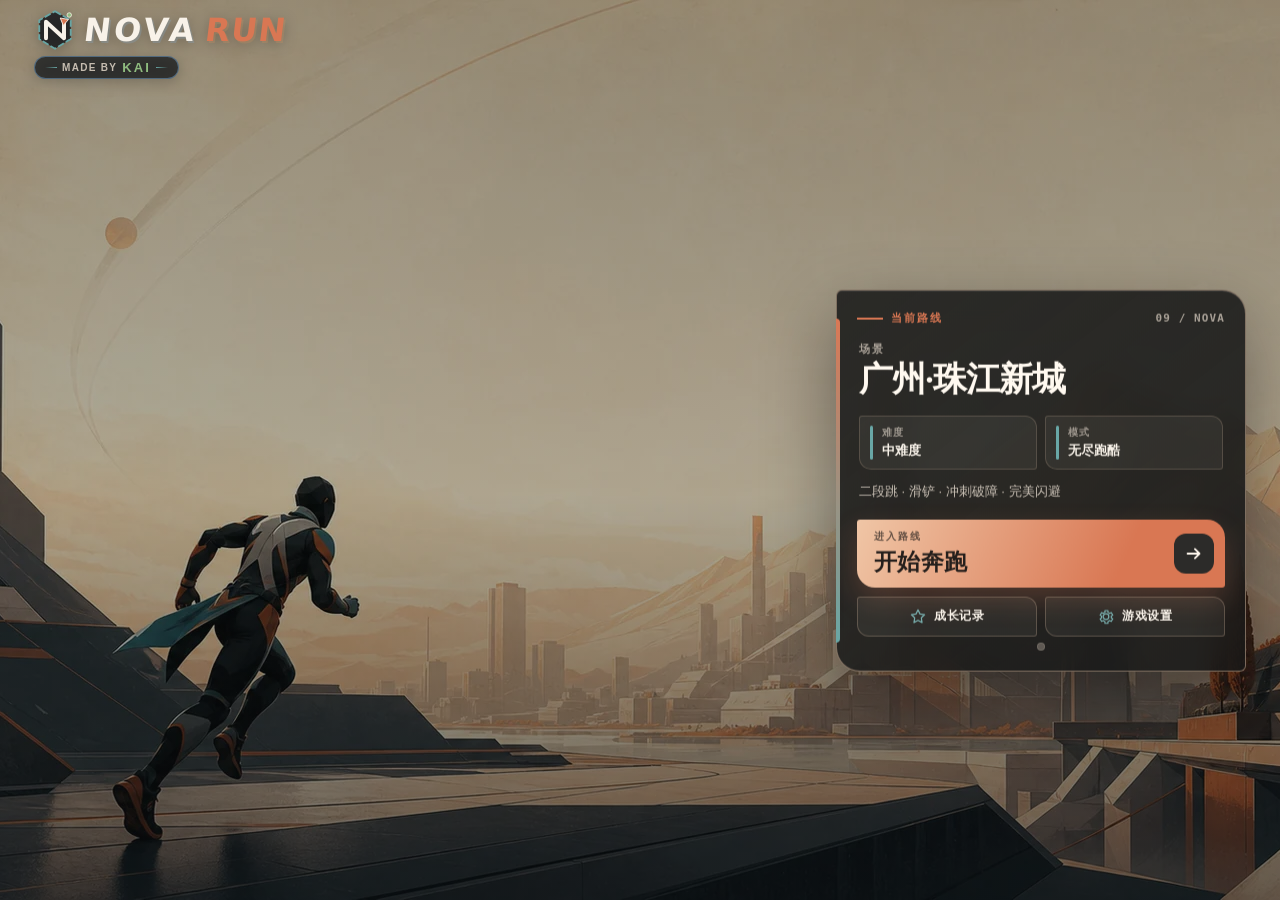
<file: index.html>
<!doctype html>
<html lang="zh-CN">
<head>
  <!-- Google tag (gtag.js) -->
<script async src="https://www.googletagmanager.com/gtag/js?id=G-713LX97JNE"></script>
<script>
  window.dataLayer = window.dataLayer || [];
  function gtag(){dataLayer.push(arguments);}
  gtag('js', new Date());

  gtag('config', 'G-713LX97JNE');
</script>
  <meta charset="utf-8">
  <meta name="viewport" content="width=device-width,initial-scale=1,maximum-scale=1,user-scalable=no,viewport-fit=cover">
  <meta name="theme-color" content="#181818">
  <meta name="mobile-web-app-capable" content="yes">
  <meta name="apple-mobile-web-app-capable" content="yes">
  <meta name="apple-mobile-web-app-status-bar-style" content="black-translucent">
  <meta name="apple-mobile-web-app-title" content="NOVA RUN">
  <meta name="description" content="NOVA RUN — 支持电脑与手机的霓虹跑酷游戏">
  <title>NOVA RUN</title>
  <link rel="manifest" href="./manifest.webmanifest">
  <link rel="apple-touch-icon" href="./assets/icons/apple-touch-icon.png">
  <link rel="icon" type="image/png" sizes="192x192" href="./assets/icons/icon-192.png">
  <link rel="stylesheet" href="./styles.css?v=20260804-polish-p3-37">
</head>
<body>
<div id="nova-run-game" role="application" aria-label="霓虹城市跑酷游戏" data-mode="menu" data-scene="guangzhou" data-theme="dark" data-build="20260804-polish-p3-37">
  <canvas tabindex="0" aria-label="跑酷游戏画面：躲避障碍，收集能量并尽可能跑得更远"></canvas>
  <button type="button" class="nr-settings-backdrop" data-settings-backdrop aria-label="关闭设置并继续游戏"></button>
  <section class="nr-toolbar viz-controls" aria-hidden="true" role="dialog" aria-modal="true" aria-label="游戏设置">
    <div class="nr-settings-heading"><span class="nr-diamond-icon is-outline" aria-hidden="true"><svg viewBox="0 0 16 16" focusable="false"><path d="M8 1.5 14.5 8 8 14.5 1.5 8Z"/></svg></span><span data-i18n="settings">设置</span><button type="button" class="nr-icon-button nr-close-button" data-close-settings aria-label="关闭"><span aria-hidden="true"></span></button></div>
    <nav class="nr-panel-tabs" aria-label="菜单页面"><button type="button" data-settings-page="map" aria-selected="true" data-i18n="mapsTab">地图</button><button type="button" data-settings-page="character" aria-selected="false" data-i18n="characterTab">角色</button><button type="button" data-settings-page="settings" aria-selected="false" data-i18n="settingsTab">设置</button></nav>
    <div class="nr-settings-scroll">
    <section class="nr-settings-section nr-settings-fields nr-settings-general" data-settings-section="settings" hidden>
    <div class="nr-form-field">
      <span class="nr-field-title" data-i18n="language">语言</span>
      <select class="nr-native-select" data-setting="language" data-custom-select aria-label="语言">
        <option value="zh">中文</option>
        <option value="en">English</option>
        <option value="ru">Русский</option>
      </select>
    </div>
    <div class="nr-form-field">
      <span class="nr-field-title" data-i18n="theme">显示模式</span>
      <select class="nr-native-select" data-setting="theme" data-custom-select aria-label="显示模式">
        <option value="light" data-i18n="lightMode">日间模式</option>
<option value="dark" selected data-i18n="darkMode">暗夜模式</option>
        
      </select>
    </div>
    </section>
    <section class="nr-settings-section" data-settings-section="map">
    <section class="nr-scene-picker" data-scene-picker aria-label="地图选择">
      <div class="nr-scene-picker-head"><span><b data-i18n="mapSelection">地图选择</b><small data-i18n="mapSelectionHint">选择图片查看路线与专属机关</small></span><i aria-hidden="true">09</i></div>
      <div class="nr-scene-tabs" role="tablist" aria-label="游戏模式">
        <button type="button" role="tab" aria-selected="true" data-scene-tab="runner"><span aria-hidden="true">∞</span><b data-i18n="endlessMode">无尽跑酷</b><small data-i18n="endlessModeHint">六座城市与自然场景</small></button>
        <button type="button" role="tab" aria-selected="false" data-scene-tab="challenge"><span class="nr-diamond-icon is-solid" aria-hidden="true"><svg viewBox="0 0 16 16" focusable="false"><path d="M8 1.5 14.5 8 8 14.5 1.5 8Z"/></svg></span><b data-i18n="challengeMode">闯关模式</b><small data-i18n="challengeModeHint">手工平台关卡</small></button>
      </div>
      <article class="nr-scene-focus" data-scene-focus><img data-scene-focus-image src="./assets/scene-previews/guangzhou.webp" alt=""><div><span data-i18n="selectedRoute">当前路线</span><strong data-scene-focus-name>广州·珠江新城</strong><p data-scene-focus-copy>江畔塔影 · 无人机与桥梁</p><div class="nr-scene-focus-tags" data-scene-focus-tags></div></div></article>
      <div class="nr-scene-grid">
        <button type="button" class="nr-scene-card" data-scene-card data-scene-mode="runner" data-scene-value="guangzhou" aria-pressed="false">
          <span class="nr-scene-image"><img src="./assets/scene-previews/guangzhou.webp" alt="" loading="lazy"><i>01</i><em data-scene-lock hidden></em></span><span class="nr-scene-copy"><strong data-i18n="guangzhou">广州·珠江新城</strong><small data-i18n="preview_guangzhou">江畔塔影 · 无人机与桥梁</small></span>
        </button>
        <button type="button" class="nr-scene-card" data-scene-card data-scene-mode="runner" data-scene-value="shanghai" aria-pressed="false">
          <span class="nr-scene-image"><img src="./assets/scene-previews/shanghai.webp" alt="" loading="lazy"><i>02</i><em data-scene-lock hidden></em></span><span class="nr-scene-copy"><strong data-i18n="shanghai">上海·陆家嘴</strong><small data-i18n="preview_shanghai">高速列车 · 连续动作</small></span>
        </button>
        <button type="button" class="nr-scene-card" data-scene-card data-scene-mode="runner" data-scene-value="shenzhen" aria-pressed="false">
          <span class="nr-scene-image"><img src="./assets/scene-previews/shenzhen.webp" alt="" loading="lazy"><i>03</i><em data-scene-lock hidden></em></span><span class="nr-scene-copy"><strong data-i18n="shenzhen">深圳·未来 CBD</strong><small data-i18n="preview_shenzhen">激光机关 · 冲刺破障</small></span>
        </button>
        <button type="button" class="nr-scene-card" data-scene-card data-scene-mode="runner" data-scene-value="snow" aria-pressed="false">
          <span class="nr-scene-image"><img src="./assets/scene-previews/snow.webp" alt="" loading="lazy"><i>04</i><em data-scene-lock hidden></em></span><span class="nr-scene-copy"><strong data-i18n="snow">雪山之巅</strong><small data-i18n="preview_snow">轻微惯性 · 冰裂与雪球</small></span>
        </button>
        <button type="button" class="nr-scene-card" data-scene-card data-scene-mode="runner" data-scene-value="volcano" aria-pressed="false">
          <span class="nr-scene-image"><img src="./assets/scene-previews/volcano.webp" alt="" loading="lazy"><i>05</i><em data-scene-lock hidden></em></span><span class="nr-scene-copy"><strong data-i18n="volcano">熔岩火山</strong><small data-i18n="preview_volcano">落石预警 · 熔岩与火柱</small></span>
        </button>
        <button type="button" class="nr-scene-card" data-scene-card data-scene-mode="runner" data-scene-value="jiuzhaigou" aria-pressed="false">
          <span class="nr-scene-image"><img src="./assets/scene-previews/jiuzhaigou.webp" alt="" loading="lazy"><i>06</i><em data-scene-lock hidden></em></span><span class="nr-scene-copy"><strong data-i18n="jiuzhaigou">九寨沟</strong><small data-i18n="preview_jiuzhaigou">瀑布栈桥 · 水面跳台</small></span>
        </button>
        <button type="button" class="nr-scene-card nr-scene-challenge" data-scene-card data-scene-mode="challenge" data-scene-value="dreamPeak" aria-pressed="false" hidden>
          <span class="nr-scene-image"><img src="./assets/scene-previews/dream-peak.webp" alt="" loading="lazy"><i>Ⅰ</i><em data-scene-lock hidden></em><mark data-scene-complete hidden>✓</mark></span><span class="nr-scene-copy"><strong data-i18n="dreamPeak">晨雾折光峰</strong><small data-i18n="preview_dreamPeak">独立闯关 · 平台机关与检查点</small><b data-i18n="challengeBadge">独立关卡</b></span>
        </button>
        <button type="button" class="nr-scene-card nr-scene-challenge" data-scene-card data-scene-mode="challenge" data-scene-value="tideCity" aria-pressed="false" hidden>
          <span class="nr-scene-image"><img src="./assets/scene-previews/tide-city.webp" alt="" loading="lazy"><i>Ⅱ</i><em data-scene-lock hidden></em><mark data-scene-complete hidden>✓</mark></span><span class="nr-scene-copy"><strong data-i18n="tideCity">潮汐沉没城</strong><small data-i18n="preview_tideCity">潮位浮台 · 水闸与水流</small><b data-i18n="challengeBadge">独立关卡</b></span>
        </button>
        <button type="button" class="nr-scene-card nr-scene-challenge" data-scene-card data-scene-mode="challenge" data-scene-value="sandClock" aria-pressed="false" hidden>
          <span class="nr-scene-image"><img src="./assets/scene-previews/sand-clock.webp" alt="" loading="lazy"><i>Ⅲ</i><em data-scene-lock hidden></em><mark data-scene-complete hidden>✓</mark></span><span class="nr-scene-copy"><strong data-i18n="sandClock">沙海时轮城</strong><small data-i18n="preview_sandClock">齿轮轨道 · 流沙追逐</small><b data-i18n="challengeBadge">独立关卡</b></span>
        </button>
      </div>
    </section>
    <div class="nr-form-field nr-difficulty-setting">
      <span class="nr-field-title" data-i18n="difficulty">难度</span>
      <select class="nr-native-select" data-setting="difficulty" data-custom-select aria-label="难度">
        <option value="easy">低难度</option>
        <option value="medium" selected>中难度</option>
        <option value="hard">高难度</option>
      </select>
    </div>
    <div class="nr-scene-native" hidden>
      <span class="nr-field-title" data-i18n="scene">场景</span>
      <select class="nr-native-select" data-setting="scene" data-select-mode="cards" aria-label="场景">
        <option value="guangzhou">广州·珠江新城</option>
        <option value="shanghai">上海·陆家嘴</option>
        <option value="shenzhen">深圳·未来 CBD</option>
        <option value="snow">雪山之巅</option>
        <option value="volcano">熔岩火山</option>
        <option value="jiuzhaigou">九寨沟</option>
        <option value="dreamPeak">晨雾折光峰</option>
        <option value="tideCity">潮汐沉没城</option>
        <option value="sandClock">沙海时轮城</option>
      </select>
    </div>
    </section>
    <section class="nr-settings-section nr-settings-fields nr-settings-performance" data-settings-section="settings" hidden>
    <label class="nr-motion-toggle">
      <input type="checkbox" data-setting="motion">
      <span class="nr-toggle-track" aria-hidden="true"><span></span></span>
      <span data-i18n="reduceMotion">减少动态效果</span>
    </label>
    <div class="nr-form-field"><span class="nr-field-title" data-i18n="performanceMode">性能模式</span><select class="nr-native-select" data-setting="performanceMode" data-custom-select aria-label="性能模式"><option value="auto" data-i18n="performanceAuto">自动</option><option value="quality" data-i18n="performanceQuality">画质优先</option><option value="performance" data-i18n="performanceFast">流畅优先</option></select></div>
    </section>
    <section class="nr-settings-section nr-character-page" data-settings-section="character" hidden>
      <article class="nr-character-focus">
        <div class="nr-character-stage"><canvas data-skin-focus-canvas width="420" height="260" aria-label="当前角色预览"></canvas></div>
        <div class="nr-character-copy"><span data-i18n="skin">角色外观</span><strong data-skin-focus-name>新星蓝</strong><p data-skin-focus-description></p><small data-skin-focus-unlock></small></div>
      </article>
      <div class="nr-skin-grid" role="listbox" aria-label="角色外观">
        <button type="button" class="nr-skin-card" data-skin-card="nova" role="option"><canvas width="180" height="128" aria-hidden="true"></canvas><span></span><small></small><i aria-hidden="true"></i></button>
        <button type="button" class="nr-skin-card" data-skin-card="pulse" role="option"><canvas width="180" height="128" aria-hidden="true"></canvas><span></span><small></small><i aria-hidden="true"></i></button>
        <button type="button" class="nr-skin-card" data-skin-card="sunset" role="option"><canvas width="180" height="128" aria-hidden="true"></canvas><span></span><small></small><i aria-hidden="true"></i></button>
        <button type="button" class="nr-skin-card" data-skin-card="prism" role="option"><canvas width="180" height="128" aria-hidden="true"></canvas><span></span><small></small><i aria-hidden="true"></i></button>
        <button type="button" class="nr-skin-card" data-skin-card="ace" role="option"><canvas width="180" height="128" aria-hidden="true"></canvas><span></span><small></small><i aria-hidden="true"></i></button>
      </div>
      <select class="nr-native-select" data-setting="skin" data-select-mode="cards" aria-label="角色外观"></select>
    </section>
    <section class="nr-settings-section nr-settings-fields nr-settings-controls" data-settings-section="settings" hidden>
    <div class="nr-settings-grid">
      <label class="nr-check"><input type="checkbox" data-setting="musicEnabled"><span data-i18n="music">背景音乐</span></label>
      <label class="nr-check"><input type="checkbox" data-setting="sfxEnabled"><span data-i18n="sfx">游戏音效</span></label>
      <label class="nr-check"><input type="checkbox" data-setting="vibration"><span data-i18n="vibration">震动</span></label>
      <label class="nr-check"><input type="checkbox" data-setting="showTutorial"><span data-i18n="showTutorial">显示教程</span></label>
      <label class="nr-check"><input type="checkbox" data-setting="highContrast"><span data-i18n="highContrast">高对比度</span></label>
      <label class="nr-check"><input type="checkbox" data-setting="autoFullscreen"><span data-i18n="autoFullscreen">开始时尝试全屏</span></label>
    </div>
    <label class="nr-range"><span data-i18n="masterVolume">总音量</span><input type="range" min="0" max="1" step="0.05" data-setting="masterVolume"></label>
    <label class="nr-range"><span data-i18n="musicVolume">音乐音量</span><input type="range" min="0" max="1" step="0.05" data-setting="musicVolume"></label>
    <label class="nr-range"><span data-i18n="sfxVolume">音效音量</span><input type="range" min="0" max="1" step="0.05" data-setting="sfxVolume"></label>
    <label class="nr-range"><span data-i18n="shakeStrength">震动强度</span><input type="range" min="0" max="1" step="0.1" data-setting="shakeStrength"></label>
    <label class="nr-range"><span data-i18n="touchOpacity">触控透明度</span><input type="range" min="0.45" max="1" step="0.05" data-setting="touchOpacity"></label>
    <div class="nr-fullscreen-actions"><button type="button" class="btn" data-fullscreen-enter data-i18n="enterFullscreen">进入全屏</button><button type="button" class="btn" data-fullscreen-exit data-i18n="exitFullscreen">退出全屏</button></div>
    <section class="nr-app-install" data-app-install aria-live="polite">
      <div><strong data-i18n="appInstallTitle">应用安装</strong><small data-app-install-copy data-i18n="installChecking">正在检测安装状态…</small></div>
      <button type="button" class="btn btn-primary" data-app-install-action data-i18n="installNovaRun" hidden>安装 NOVA RUN</button>
    </section>
    <button type="button" class="btn nr-clear-save" data-clear-save data-i18n="clearSave">清除存档</button>
    </section>
    </div>
  </section>
  <div class="nr-select-overlay" data-select-overlay hidden>
    <button type="button" class="nr-select-backdrop" data-select-backdrop aria-label="关闭选择菜单"></button>
    <section class="nr-select-dialog" data-select-dialog role="dialog" aria-modal="true" aria-labelledby="nr-select-title">
      <header><strong id="nr-select-title" data-select-title></strong><button type="button" class="nr-icon-button nr-close-button" data-select-close aria-label="关闭选择菜单"><span aria-hidden="true"></span></button></header>
      <div class="nr-select-list" id="nr-select-list" data-select-list role="listbox"></div>
    </section>
  </div>
  <div class="nr-brand" aria-label="NOVA RUN，Made by Kai">
    <div class="nr-wordmark" aria-hidden="true">
      <svg class="nr-logo-mark" viewBox="0 0 56 56" focusable="false">
        <path class="nr-logo-orbit" d="M28 3 49 15v25L28 53 7 40V15Z"/>
        <path class="nr-logo-n" d="M16 39V17l24 22V17"/>
        <path class="nr-logo-boost" d="m35 12 11 2-7 8Z"/>
        <circle class="nr-logo-star" cx="47" cy="8" r="3"/>
      </svg>
      <span class="nr-title"><strong>NOVA</strong><em>RUN</em></span>
    </div>
    <div class="nr-creator" aria-hidden="true"><i></i><span>MADE BY</span><strong>KAI</strong><i></i></div>
  </div>
  <section class="nr-menu-console" data-menu-console aria-label="NOVA RUN 主菜单">
    <div class="nr-menu-kicker"><span></span><b data-i18n="selectedRoute">当前路线</b><i>09 / NOVA</i></div>
    <div class="nr-menu-route">
      <p data-i18n="scene">场景</p>
      <h1 data-menu-scene>广州·珠江新城</h1>
      <div class="nr-menu-meta">
        <span><i aria-hidden="true"></i><b data-i18n="difficulty">难度</b><strong data-menu-difficulty>中难度</strong></span>
        <span><i aria-hidden="true"></i><b data-i18n="runMode">模式</b><strong data-menu-mode>无尽跑酷</strong></span>
      </div>
      <p class="nr-menu-features" data-menu-features>二段跳 · 滑铲 · 冲刺破障 · 完美闪避</p>
    </div>
    <button type="button" class="nr-menu-start" data-menu-start>
      <span><small data-i18n="enterRoute">进入路线</small><strong data-menu-start-text>开始奔跑</strong></span>
      <i aria-hidden="true"><svg viewBox="0 0 24 24"><path d="M5 12h13M13 7l5 5-5 5"/></svg></i>
    </button>
    <div class="nr-menu-actions">
      <button type="button" data-open-profile><span aria-hidden="true"><svg viewBox="0 0 24 24"><path d="m12 3 2.7 5.5 6.1.9-4.4 4.3 1 6.1-5.4-2.9-5.4 2.9 1-6.1-4.4-4.3 6.1-.9Z"/></svg></span><b data-i18n="progress">成长记录</b></button>
      <button type="button" data-open-settings><span aria-hidden="true"><svg viewBox="0 0 24 24"><path d="M12 8.2a3.8 3.8 0 1 0 0 7.6 3.8 3.8 0 0 0 0-7.6Z"/><path d="m19 13.8 2 1.2-2 3.4-2.1-1.1a8 8 0 0 1-2.3 1.3V21h-4v-2.4a8 8 0 0 1-2.3-1.3l-2.1 1.1-2-3.4 2-1.2a8 8 0 0 1 0-2.6L4.2 10l2-3.4 2.1 1.1a8 8 0 0 1 2.3-1.3V4h4v2.4a8 8 0 0 1 2.3 1.3L19 6.6l2 3.4-2 1.2a8 8 0 0 1 0 2.6Z"/></svg></span><b data-i18n="settings">游戏设置</b></button>
    </div>
    <div class="nr-controls-help-wrap" data-controls-help>
      <button type="button" class="nr-controls-help" data-controls-help-trigger aria-label="查看操作说明" aria-describedby="nr-controls-help-tip" aria-expanded="false"></button>
      <div class="nr-controls-tooltip" id="nr-controls-help-tip" role="tooltip" data-menu-controls>空格/W 跳跃 · S 滑铲 · Shift/K 冲刺</div>
    </div>
  </section>
  <button type="button" class="btn nr-orientation" data-orientation-toggle aria-label="切换到横屏">
    <svg viewBox="0 0 24 24" aria-hidden="true"><path d="M7 7h8.5l-2.7-2.7M17 17H8.5l2.7 2.7"/><path d="M17 7a7 7 0 0 1 1.8 7M7 17a7 7 0 0 1-1.8-7"/></svg><span data-orientation-label>横屏</span>
  </button>
  <div class="nr-quick-controls" aria-label="游戏快捷控制">
    <button type="button" class="btn nr-icon-button nr-inplay" data-quick="pause" aria-label="暂停"><span aria-hidden="true" data-pause-icon>Ⅱ</span></button>
    <button type="button" class="btn nr-icon-button nr-inplay" data-quick="sound" aria-label="关闭声音"><span aria-hidden="true" data-sound-icon>♪</span></button>
    <button type="button" class="btn nr-icon-button" data-open-profile aria-label="成长与每日任务"><span aria-hidden="true"><svg viewBox="0 0 24 24"><path d="m12 3 2.7 5.5 6.1.9-4.4 4.3 1 6.1-5.4-2.9-5.4 2.9 1-6.1-4.4-4.3 6.1-.9Z"/></svg></span></button>
    <button type="button" class="btn nr-icon-button" data-open-settings aria-label="设置"><span aria-hidden="true"><svg viewBox="0 0 24 24"><path d="M12 8.2a3.8 3.8 0 1 0 0 7.6 3.8 3.8 0 0 0 0-7.6Z"/><path d="m19 13.8 2 1.2-2 3.4-2.1-1.1a8 8 0 0 1-2.3 1.3V21h-4v-2.4a8 8 0 0 1-2.3-1.3l-2.1 1.1-2-3.4 2-1.2a8 8 0 0 1 0-2.6L4.2 10l2-3.4 2.1 1.1a8 8 0 0 1 2.3-1.3V4h4v2.4a8 8 0 0 1 2.3 1.3L19 6.6l2 3.4-2 1.2a8 8 0 0 1 0 2.6Z"/></svg></span></button>
  </div>
  <div class="nr-orientation-hint" data-orientation-hint hidden role="status" aria-live="polite"></div>
  <div class="nr-touch" aria-label="触摸控制">
    <div class="nr-move" aria-label="移动控制">
      <button type="button" class="btn" data-act="left" aria-label="向左移动"><span aria-hidden="true"><svg viewBox="0 0 24 24" focusable="false"><path d="M14.5 5 7.5 12l7 7"/></svg></span></button>
      <button type="button" class="btn" data-act="right" aria-label="向右移动"><span aria-hidden="true"><svg viewBox="0 0 24 24" focusable="false"><path d="m9.5 5 7 7-7 7"/></svg></span></button>
    </div>
    <button type="button" class="btn btn-primary nr-touch-jump" data-act="jump" aria-label="跳跃"><span aria-hidden="true">↥</span><span data-action-label="jump">跳跃</span></button>
    <div class="nr-action-right">
      <button type="button" class="btn btn-primary" data-act="dash" aria-label="冲刺"><span aria-hidden="true">⚡</span><span data-action-label="dash">冲刺</span></button>
      <button type="button" class="btn" data-act="slide" aria-label="滑铲"><span aria-hidden="true">↧</span><span data-action-label="slide">滑铲</span></button>
    </div>
  </div>
  <div class="nr-pause-status" data-pause-status role="status" aria-live="polite"><strong data-i18n="paused">已暂停</strong><small data-i18n="resume">按 P 或 Esc 继续</small></div>
  <section class="nr-profile-panel" data-profile-panel hidden aria-label="成长与每日任务">
    <div class="nr-panel-head"><strong data-i18n="progress">成长记录</strong><button type="button" class="nr-icon-button nr-close-button" data-close-profile aria-label="关闭"><span aria-hidden="true"></span></button></div>
    <div class="nr-stat-grid" data-profile-stats></div>
    <h3 data-i18n="dailyTasks">每日任务</h3><div class="nr-daily-list" data-daily-list></div>
    <h3 data-i18n="achievements">成就</h3><div class="nr-achievement-list" data-achievement-list></div>
  </section>
  <section class="nr-tutorial" data-tutorial hidden role="status" aria-live="polite">
    <div class="nr-tutorial-head"><div class="nr-tutorial-step" data-tutorial-count></div><button type="button" class="nr-icon-button nr-close-button" data-skip-tutorial aria-label="关闭"><span aria-hidden="true"></span></button></div><strong data-tutorial-title></strong><p data-tutorial-text></p>
    <button type="button" class="btn" data-skip-tutorial data-i18n="skipTutorial">跳过教程</button>
  </section>
  <section class="nr-results" data-results hidden role="dialog" aria-modal="true" aria-label="本局结算">
    <div class="nr-result-head"><span data-i18n="runSummary">本局表现</span><strong data-result-record></strong><button type="button" class="nr-icon-button nr-close-button" data-result-close aria-label="关闭"><span aria-hidden="true"></span></button></div>
    <div class="nr-result-score" data-result-score></div><div class="nr-result-grid" data-result-grid></div>
    <div class="nr-result-actions">
      <button type="button" class="btn btn-primary" data-result-action="retry" data-i18n="again">再来一局</button>
      <button type="button" class="btn" data-result-action="menu" data-i18n="backMenu">返回菜单</button>
      <button type="button" class="btn" data-result-action="scene" data-i18n="changeScene">更换场景</button>
      <button type="button" class="btn" data-result-action="share" data-i18n="shareScore">分享成绩</button>
    </div>
  </section>
  <section class="nr-share-panel" data-share-panel hidden role="dialog" aria-modal="true" aria-label="分享成绩">
    <div class="nr-panel-head"><strong data-i18n="shareFallbackTitle">分享挑战</strong><button type="button" class="nr-icon-button nr-close-button" data-share-close aria-label="关闭"><span aria-hidden="true"></span></button></div>
    <p data-i18n="manualCopy">当前浏览器不能直接调用系统分享，请复制下面的成绩和挑战链接。</p>
    <textarea data-share-text readonly aria-label="成绩和挑战链接"></textarea>
    <div class="nr-share-actions"><button type="button" class="btn btn-primary" data-share-copy data-i18n="copyShare">复制内容</button><button type="button" class="btn" data-share-close data-i18n="close">关闭</button></div>
  </section>
  <section class="nr-confirm" data-confirm hidden role="alertdialog" aria-modal="true"><div class="nr-panel-head"><strong data-i18n="clearConfirmTitle">确定清除存档？</strong><button type="button" class="nr-icon-button nr-close-button" data-confirm-cancel aria-label="关闭"><span aria-hidden="true"></span></button></div><p data-i18n="clearConfirmText">所有统计、成就和设置都会被删除，无法恢复。</p><div><button type="button" class="btn" data-confirm-cancel data-i18n="cancel">取消</button><button type="button" class="btn nr-danger" data-confirm-clear data-i18n="confirmClear">确认清除</button></div></section>
  <aside class="nr-install-prompt" data-ios-install hidden><strong data-i18n="installIosTitle">添加 NOVA RUN 到主屏幕</strong><p data-i18n="installIosText">在 Safari 中点击“分享”，再选择“添加到主屏幕”。</p><div><button type="button" class="btn btn-primary" data-ios-install-ok data-i18n="gotIt">知道了</button><button type="button" class="btn" data-ios-install-dismiss data-i18n="dontRemind">不再提示</button></div></aside>
  <aside class="nr-update-prompt" data-update-prompt hidden><span data-update-message data-i18n="updateReady">NOVA RUN 有新版本</span><button type="button" class="btn btn-primary" data-update-now data-i18n="updateNow">立即更新</button><button type="button" class="btn" data-update-later data-i18n="later">稍后</button></aside>
  <div class="nr-toast" data-toast hidden role="status" aria-live="polite"></div>
  <div class="nr-error" data-error hidden role="alert">启动失败，请刷新页面或更换浏览器。</div>
</div>
  <script>if(typeof globalThis==='undefined')window.globalThis=window;</script>
  <script defer src="./config.js?v=20260804-polish-p3-37"></script>
  <script defer src="./i18n.js?v=20260804-polish-p3-37"></script>
  <script defer src="./storage.js?v=20260804-polish-p3-37"></script>
  <script defer src="./platform.js?v=20260804-polish-p3-37"></script>
  <script defer src="./audio.js?v=20260804-polish-p3-37"></script>
  <script defer src="./select-menu.js?v=20260804-polish-p3-37"></script>
  <script defer src="./ui.js?v=20260804-polish-p3-37"></script>
  <script defer src="./player.js?v=20260804-polish-p3-37"></script>
  <script defer src="./backgrounds.js?v=20260804-polish-p3-37"></script>
  <script defer src="./state-effects.js?v=20260804-polish-p3-37"></script>
  <script defer src="./challenge-engine.js?v=20260804-polish-p3-37"></script>
  <script defer src="./mountain-map.js?v=20260804-polish-p3-37"></script>
  <script defer src="./tide-city-map.js?v=20260804-polish-p3-37"></script>
  <script defer src="./sand-clock-map.js?v=20260804-polish-p3-37"></script>
  <script defer src="./game.js?v=20260804-polish-p3-37"></script>
</body>
</html>
</file>
<file: styles.css>
:root{
  --background:rgb(24,24,24);--foreground:rgb(255,255,255);--card:rgb(45,45,45);
  --card-foreground:rgb(255,255,255);--popover:rgb(45,45,45);--popover-foreground:rgb(255,255,255);
  --primary:rgb(131,195,255);--primary-foreground:rgb(13,13,13);--secondary:rgb(54,54,54);
  --secondary-foreground:rgb(255,255,255);--muted:rgb(50,50,50);--muted-foreground:rgb(176,176,176);
  --accent:rgb(13,39,63);--accent-foreground:rgb(255,255,255);--destructive:rgb(180,64,48);
  --border:rgb(76,76,76);--input:rgb(88,88,88);--ring:rgb(131,195,255);
  --viz-series-1:rgb(131,195,255);--viz-series-2:rgb(245,154,86);--viz-series-3:rgb(116,213,139);
  --viz-series-4:rgb(240,143,192);--viz-series-5:rgb(170,145,239);--viz-series-6:rgb(90,203,194);
  --font-size-base:14px;
}
@media (prefers-color-scheme:light){:root{
  --background:rgb(245,248,252);--foreground:rgb(26,28,31);--card:rgb(232,237,244);
  --card-foreground:rgb(26,28,31);--popover:rgb(255,255,255);--popover-foreground:rgb(26,28,31);
  --primary:rgb(51,156,255);--primary-foreground:rgb(255,255,255);--secondary:rgb(255,255,255);
  --secondary-foreground:rgb(26,28,31);--muted:rgb(224,229,235);--muted-foreground:rgb(92,98,108);
  --accent:rgb(229,242,255);--accent-foreground:rgb(26,28,31);--destructive:rgb(190,70,20);
  --border:rgb(204,211,220);--input:rgb(190,198,210);--ring:rgb(51,156,255);
  --viz-series-1:rgb(51,156,255);--viz-series-2:rgb(230,120,45);--viz-series-3:rgb(55,170,90);
  --viz-series-4:rgb(215,90,155);--viz-series-5:rgb(125,90,215);--viz-series-6:rgb(35,155,150);
}}
*{box-sizing:border-box}
html,body{margin:0;min-height:100%;background:#181818;background:var(--background);color:#fff;color:var(--foreground);font-family:-apple-system,BlinkMacSystemFont,"Segoe UI",Arial,sans-serif}
body{overflow-x:hidden}
html.nr-immersive,body.nr-immersive{width:100%;height:100%;overflow:hidden;background:#181919}
html,body.mobile-standalone{height:100%;overflow:hidden}
body.mobile-standalone #nova-run-game{height:100vh;height:100dvh;min-height:0;border-radius:0}
button,select{font:inherit}
.form-label{display:block}
.form-select{display:block;width:100%;max-width:190px;padding:7px 28px 7px 10px;color:#fff;color:var(--foreground);background:#363636;background:var(--secondary);border:1px solid #585858;border-color:var(--input);border-radius:8px}
.btn{display:inline-flex;align-items:center;justify-content:center;padding:9px 14px;color:#fff;color:var(--secondary-foreground);background:#363636;background:var(--secondary);border:1px solid #585858;border-color:var(--input);border-radius:10px;cursor:pointer}
.btn-primary{color:#0d0d0d;color:var(--primary-foreground);background:#83c3ff;background:var(--primary);border-color:#83c3ff;border-color:var(--primary)}
.viz-controls{display:flex;flex-wrap:wrap;gap:6px}
.sr-only{position:absolute!important;width:1px!important;height:1px!important;padding:0!important;margin:-1px!important;overflow:hidden!important;clip:rect(0,0,0,0)!important;white-space:nowrap!important;border:0!important}
[hidden]{display:none!important}
#nova-run-game:fullscreen,#nova-run-game:-webkit-full-screen{width:100%;height:100vh;height:100dvh;border-radius:0}
#nova-run-game.is-immersive,#nova-run-game[data-immersive="true"]{width:100vw!important;height:100vh!important;height:100dvh!important;min-height:0!important;border-radius:0!important}

#nova-run-game{
  --background:rgb(24,25,25);--foreground:rgb(248,242,233);--card:rgb(40,41,40);--card-foreground:rgb(248,242,233);
  --primary:rgb(217,119,83);--primary-foreground:rgb(25,22,20);--secondary:rgb(58,58,55);--secondary-foreground:rgb(255,255,255);
  --muted:rgb(50,50,47);--muted-foreground:rgb(197,188,176);--border:rgb(105,98,89);--input:rgb(125,113,101);
  --destructive:rgb(205,78,61);--viz-series-1:rgb(103,165,164);--viz-series-2:rgb(217,119,83);--viz-series-3:rgb(143,187,127);
  --viz-series-4:rgb(203,132,154);--viz-series-5:rgb(151,130,190);position:relative;width:100%;height:620px;height:clamp(500px,72vw,760px);overflow:hidden;background:#181919;color:#f8f2e9;border-radius:12px;user-select:none
}
  #nova-run-game canvas{display:block;width:100%;height:100%;touch-action:none;-webkit-touch-callout:none}
  #nova-run-game .nr-toolbar{position:absolute;z-index:3;top:12px;right:12px;top:max(12px,env(safe-area-inset-top));right:max(12px,env(safe-area-inset-right));display:grid;gap:6px;align-items:start;transition:opacity .16s ease}
  #nova-run-game .nr-toolbar .form-label{margin:0}
  #nova-run-game .nr-brand{position:absolute;z-index:5;top:12px;left:50%;top:max(12px,env(safe-area-inset-top));transform:translateX(-50%);display:flex;flex-direction:column;align-items:center;color:var(--foreground);font-weight:500;letter-spacing:.22em;line-height:1;white-space:nowrap;pointer-events:none;text-shadow:0 0 5px var(--background),0 0 12px var(--viz-series-1),0 0 24px var(--viz-series-2)}
  #nova-run-game .nr-orientation{position:absolute;z-index:5;top:52px;left:12px;top:max(52px,calc(env(safe-area-inset-top) + 44px));left:max(12px,env(safe-area-inset-left));display:none;min-width:70px;min-height:36px;padding:7px 10px;gap:5px;white-space:nowrap;touch-action:manipulation}
  #nova-run-game[data-mode="play"] .nr-orientation{top:10px;top:max(10px,env(safe-area-inset-top))}
  #nova-run-game .nr-quick-controls{position:absolute;z-index:5;top:10px;right:12px;top:max(10px,env(safe-area-inset-top));right:max(12px,env(safe-area-inset-right));display:none;gap:6px}
  #nova-run-game[data-mode="play"] .nr-quick-controls,#nova-run-game[data-mode="pause"] .nr-quick-controls{display:flex}
  #nova-run-game .nr-quick-controls .btn{width:38px;height:38px;min-width:38px;padding:0;border-radius:12px;touch-action:manipulation}
  #nova-run-game[data-mode="pause"] .nr-toolbar{top:58px}
  #nova-run-game .nr-orientation-hint{position:absolute;z-index:6;top:58px;left:50%;max-width:calc(100% - 32px);transform:translateX(-50%);padding:8px 12px;color:var(--foreground);background:var(--card);border:1px solid var(--border);border-radius:10px;text-align:center;white-space:nowrap;pointer-events:none}
  #nova-run-game .nr-touch{position:absolute;z-index:8;left:14px;right:14px;bottom:14px;left:max(14px,env(safe-area-inset-left));right:max(14px,env(safe-area-inset-right));bottom:max(14px,env(safe-area-inset-bottom));display:none;align-items:end;justify-content:space-between;pointer-events:none;-webkit-touch-callout:none}
  #nova-run-game .nr-move{display:none;gap:8px;pointer-events:auto}
  #nova-run-game[data-game-type="challenge"] .nr-move{display:flex}
  #nova-run-game[data-game-type="challenge"] .nr-move .btn{width:58px;height:52px;min-width:58px;padding:0;border-radius:18px;font-size:22px}
  #nova-run-game[data-game-type="challenge"] [data-act="slide"]{display:none}
  #nova-run-game .nr-touch .btn{pointer-events:auto;width:72px;height:52px;min-width:0;min-height:0;padding:4px;touch-action:none;display:flex;gap:4px;align-items:center;justify-content:center;font-size:12px;font-weight:500;white-space:nowrap}
  #nova-run-game .nr-touch [data-act="dash"]{width:60px;height:60px;flex:0 0 60px;border-radius:16px;padding:0}
  #nova-run-game .nr-touch [data-act="dash"] [data-action-label]{position:absolute;width:1px;height:1px;overflow:hidden;clip:rect(0,0,0,0);white-space:nowrap}
  #nova-run-game[data-mode="play"] .nr-toolbar{opacity:0;visibility:hidden;pointer-events:none}
  #nova-run-game .nr-error{position:absolute;z-index:10;left:16px;right:16px;top:44%;padding:14px;text-align:center;color:#fff;background:#7a241d;background:var(--destructive);border-radius:10px}
  #nova-run-game[data-touch="true"] .nr-orientation,#nova-run-game[data-touch="true"][data-mode="play"] .nr-orientation{display:inline-flex}
  #nova-run-game[data-touch="true"][data-mode="play"] .nr-touch{display:flex}
  @media(pointer:coarse),(max-width:700px){#nova-run-game .nr-toolbar{top:52px;top:max(52px,calc(env(safe-area-inset-top) + 40px))}#nova-run-game .nr-orientation,#nova-run-game[data-mode="play"] .nr-orientation{display:inline-flex;top:52px;top:max(52px,calc(env(safe-area-inset-top) + 40px))}#nova-run-game[data-mode="play"] .nr-touch{display:flex}}
  @media(orientation:landscape) and (max-height:600px){
    #nova-run-game .nr-toolbar{top:48px;right:8px;top:max(48px,calc(env(safe-area-inset-top) + 40px));display:flex;flex-wrap:nowrap;gap:4px}
    #nova-run-game .nr-toolbar .form-select{max-width:112px;padding-left:7px;padding-right:20px}
    #nova-run-game .nr-brand{top:8px;top:max(8px,env(safe-area-inset-top));letter-spacing:.18em}
    #nova-run-game .nr-orientation,#nova-run-game[data-mode="play"] .nr-orientation{top:48px;left:8px;top:max(48px,calc(env(safe-area-inset-top) + 40px));left:max(8px,env(safe-area-inset-left));min-height:34px;padding:6px 9px}
    #nova-run-game .nr-orientation-hint{top:50px}
    #nova-run-game .nr-touch{left:8px;right:8px;bottom:8px;left:max(8px,env(safe-area-inset-left));right:max(8px,env(safe-area-inset-right));bottom:max(8px,env(safe-area-inset-bottom))}
    #nova-run-game .nr-touch .btn{width:64px;height:44px;padding:4px}
    #nova-run-game .nr-touch .btn>span[aria-hidden="true"]{display:none}
    #nova-run-game .nr-touch [data-act="dash"]{width:56px;height:56px;flex-basis:56px}
    #nova-run-game .nr-touch [data-act="dash"]>span[aria-hidden="true"]{display:inline}
  }
  @media(orientation:landscape) and (max-width:520px){#nova-run-game .nr-toolbar .form-select{max-width:105px}}

/* Phase 4: clearer controls and a restrained neon interface. */
#nova-run-game .nr-toolbar{
  width:220px;padding:12px;gap:9px;background:linear-gradient(145deg,rgba(18,24,31,.94),rgba(38,43,51,.9));
  border:1px solid rgba(131,195,255,.32);border-radius:16px;box-shadow:0 12px 32px rgba(0,0,0,.28),inset 0 1px rgba(255,255,255,.05);
  backdrop-filter:blur(8px)
}
#nova-run-game .nr-settings-heading{display:flex;align-items:center;gap:7px;color:var(--primary);font-size:12px;font-weight:700;letter-spacing:.12em;text-transform:uppercase}
#nova-run-game .nr-field-title{display:block;margin:0 0 4px;color:var(--muted-foreground);font-size:10px;font-weight:700;letter-spacing:.1em;text-transform:uppercase}
#nova-run-game .form-select{max-width:none;height:36px;padding:6px 30px 6px 10px;color:#f8f2e9;background-color:#3b3b38;border-color:#897b6d;outline:none}
#nova-run-game .form-select option{color:#f8f2e9;background:#30302e}
#nova-run-game .form-select option:disabled{color:#a99f92;background:#292927}
#nova-run-game .form-select:focus{border-color:var(--primary);box-shadow:0 0 0 3px rgba(131,195,255,.14)}
#nova-run-game .nr-motion-toggle{display:flex;align-items:center;gap:8px;min-height:32px;color:var(--foreground);font-size:12px;cursor:pointer}
#nova-run-game .nr-motion-toggle input{position:absolute;opacity:0;pointer-events:none}
#nova-run-game .nr-toggle-track{position:relative;width:34px;height:20px;flex:0 0 34px;border-radius:10px;background:var(--muted);border:1px solid var(--border);transition:background .16s ease,border-color .16s ease}
#nova-run-game .nr-toggle-track span{position:absolute;left:3px;top:3px;width:12px;height:12px;border-radius:50%;background:var(--muted-foreground);transition:transform .16s ease,background .16s ease}
#nova-run-game .nr-motion-toggle input:checked+.nr-toggle-track{background:rgba(116,213,139,.22);border-color:var(--viz-series-3)}
#nova-run-game .nr-motion-toggle input:checked+.nr-toggle-track span{transform:translateX(14px);background:var(--viz-series-3)}
#nova-run-game .nr-motion-toggle input:focus-visible+.nr-toggle-track{box-shadow:0 0 0 3px rgba(131,195,255,.24)}
#nova-run-game .btn{color:#fff;background:linear-gradient(145deg,#50504c,#353633);border-color:#85796c;box-shadow:0 5px 14px rgba(0,0,0,.18);font-weight:700;text-shadow:0 1px 2px rgba(0,0,0,.55);transition:transform .12s ease,border-color .12s ease,filter .12s ease}
#nova-run-game .btn-primary{color:#211b18;background:linear-gradient(145deg,#efa27f,#d97753);border-color:#f2b497;text-shadow:none}
#nova-run-game .btn:disabled{color:#c0c8d2;background:#343b45;border-color:#566474;opacity:.72}
#nova-run-game .btn:hover{border-color:var(--primary);filter:brightness(1.08)}
#nova-run-game .btn:active{transform:translateY(1px) scale(.97)}
#nova-run-game .nr-touch .btn.is-pressed{filter:brightness(1.18);transform:translateY(1px) scale(.94);box-shadow:0 2px 7px rgba(0,0,0,.35)}
#nova-run-game .nr-touch [data-act="jump"]{color:#15191e;background:linear-gradient(145deg,#ffc57e,#f59a56);border-color:#ffd29b}
#nova-run-game .nr-touch [data-act="slide"]{color:#101820;background:linear-gradient(145deg,#a8d8ff,#65b2f5);border-color:#c9e8ff}
#nova-run-game .nr-touch [data-act="dash"]{color:#101a13;background:linear-gradient(145deg,#9be9ae,#55c879);border-color:#c5f4d0;box-shadow:0 5px 16px rgba(62,183,99,.28)}
#nova-run-game .nr-move .btn{color:#f8f2e9;background:linear-gradient(145deg,#59636b,#343b40);border-color:#87949d;text-shadow:none;font-size:22px;font-weight:900}
#nova-run-game .nr-brand{font-weight:800;text-shadow:0 1px 4px var(--background),0 0 10px rgba(131,195,255,.45)}
#nova-run-game[data-mode="play"] .nr-orientation{top:10px!important}
#nova-run-game[data-motion="reduced"] *{scroll-behavior:auto!important}
#nova-run-game[data-motion="reduced"] .btn,#nova-run-game[data-motion="reduced"] .nr-toggle-track,#nova-run-game[data-motion="reduced"] .nr-toggle-track span{transition:none!important}

@media(pointer:coarse),(max-width:700px){
  #nova-run-game .nr-toolbar{top:max(52px,calc(env(safe-area-inset-top) + 42px));left:8px;right:8px;width:auto;padding:8px;display:grid;grid-template-columns:repeat(3,minmax(0,1fr));gap:6px}
  #nova-run-game .nr-settings-heading{display:none}
  #nova-run-game .nr-field-title{margin-bottom:2px;font-size:9px}
  #nova-run-game .form-select{width:100%;height:32px;padding:4px 18px 4px 6px;font-size:11px}
  #nova-run-game .nr-motion-toggle{grid-column:1/-1;justify-content:center;min-height:26px;font-size:11px}
  #nova-run-game[data-mode="play"] .nr-orientation{top:max(8px,env(safe-area-inset-top))!important}
}
@media(orientation:landscape) and (max-height:460px){
  #nova-run-game .nr-toolbar{top:max(43px,calc(env(safe-area-inset-top) + 36px));padding:5px 7px;gap:4px}
  #nova-run-game .nr-field-title{display:none}
  #nova-run-game .form-select{height:29px}
  #nova-run-game .nr-motion-toggle{position:absolute;right:6px;top:35px;width:auto;padding:2px 6px;background:rgba(18,24,31,.82);border-radius:10px}
  #nova-run-game .nr-toggle-track{width:29px;height:17px;flex-basis:29px}
  #nova-run-game .nr-toggle-track span{width:9px;height:9px}
  #nova-run-game .nr-motion-toggle input:checked+.nr-toggle-track span{transform:translateX(12px)}
}

/* 2026-07 mobile reliability pass. These rules intentionally sit last so older
   phase styles cannot re-introduce fixed-size controls or off-screen panels. */
#nova-run-game{
  min-height:0;
  height:100vh;
  height:100dvh;
}
#nova-run-game .nr-toolbar,
#nova-run-game .nr-profile-panel,
#nova-run-game .nr-results{
  overscroll-behavior:contain;
  scrollbar-gutter:stable;
}
#nova-run-game .nr-settings-heading{
  position:sticky;
  z-index:3;
  top:-18px;
  display:flex!important;
  margin:-18px -18px 0;
  padding:14px 18px 11px;
  background:linear-gradient(180deg,rgba(31,32,31,.99) 82%,rgba(31,32,31,0));
}
#nova-run-game .nr-scene-card[data-locked="true"]{cursor:help;opacity:.72}
#nova-run-game .nr-scene-card[data-locked="true"]:hover{transform:none;border-color:rgba(231,199,171,.25);box-shadow:0 7px 18px rgba(0,0,0,.16)}
#nova-run-game .nr-scene-card.is-choosing{transform:scale(.985);filter:brightness(1.13)}
#nova-run-game .nr-scene-card.is-selected{transform:translateY(-1px);box-shadow:0 0 0 2px rgba(217,119,83,.3),0 10px 24px rgba(0,0,0,.23)}

/* Finger-sized but visually compact controls. Endless mode leaves the entire
   left side clear; challenge mode alone exposes the movement cluster. */
#nova-run-game .nr-touch{
  gap:clamp(8px,2vw,16px);
  align-items:flex-end;
}
#nova-run-game .nr-touch .btn{
  width:clamp(52px,15vw,66px);
  height:clamp(48px,6.7vh,56px);
  min-width:48px;
  min-height:48px;
  padding:5px 7px;
  border-radius:15px;
  font-size:clamp(11px,3.1vw,13px);
}
#nova-run-game .nr-touch [data-act="dash"]{
  width:clamp(56px,16vw,66px);
  height:clamp(56px,16vw,66px);
  min-width:56px;
  min-height:56px;
  flex:0 0 clamp(56px,16vw,66px);
}
#nova-run-game[data-game-type="challenge"] .nr-move .btn{
  width:clamp(50px,14vw,60px);
  height:clamp(48px,6.7vh,56px);
  min-width:48px;
  min-height:48px;
}

@media(max-width:700px){
  #nova-run-game .nr-toolbar{
    top:max(48px,calc(env(safe-area-inset-top) + 40px));
    bottom:max(8px,env(safe-area-inset-bottom));
    max-height:none;
    height:auto;
    padding:18px;
    padding-bottom:max(18px,calc(env(safe-area-inset-bottom) + 12px));
    overflow-x:hidden;
    overflow-y:auto;
    -webkit-overflow-scrolling:touch;
    mask-image:linear-gradient(to bottom,transparent 0,#000 18px,#000 calc(100% - 18px),transparent 100%);
  }
  #nova-run-game .nr-toolbar:focus-within{mask-image:none}
  #nova-run-game .nr-settings-heading{top:-18px}
  #nova-run-game .nr-scene-grid{scroll-snap-type:x proximity}
  #nova-run-game .nr-scene-card{touch-action:manipulation}
}

@media(orientation:portrait) and (max-width:700px){
  #nova-run-game .nr-touch{
    left:max(10px,env(safe-area-inset-left));
    right:max(10px,env(safe-area-inset-right));
    bottom:max(10px,calc(env(safe-area-inset-bottom) + 6px));
  }
  #nova-run-game[data-game-type="runner"] .nr-touch{justify-content:flex-end}
}

@media(orientation:landscape) and (max-height:520px){
  #nova-run-game[data-mode="play"] .nr-touch{display:flex}
  #nova-run-game .nr-orientation,#nova-run-game[data-mode="play"] .nr-orientation{display:inline-flex}
  #nova-run-game[data-mode="menu"] .nr-menu-console{
    top:max(8px,env(safe-area-inset-top));
    right:max(10px,env(safe-area-inset-right));
    bottom:max(8px,env(safe-area-inset-bottom));
    transform:none!important;
    max-height:calc(100vh - 16px);
    max-height:calc(100dvh - 16px - env(safe-area-inset-top) - env(safe-area-inset-bottom));
    overflow-x:hidden;
    overflow-y:auto;
    overscroll-behavior:contain;
  }
  #nova-run-game .nr-menu-start{position:sticky;z-index:2;bottom:0}
  #nova-run-game.settings-open .nr-toolbar{
    top:max(8px,env(safe-area-inset-top));
    bottom:max(8px,env(safe-area-inset-bottom));
    max-height:none;
    height:auto;
  }
  #nova-run-game .nr-touch{
    left:max(10px,env(safe-area-inset-left));
    right:max(10px,env(safe-area-inset-right));
    bottom:max(8px,calc(env(safe-area-inset-bottom) + 4px));
  }
  #nova-run-game .nr-touch .btn{
    width:clamp(52px,7vw,64px);
    height:clamp(48px,13vh,56px);
    min-width:48px;
    min-height:48px;
    padding:5px;
    font-size:clamp(10px,1.5vw,12px);
  }
  #nova-run-game .nr-touch [data-act="dash"]{
    width:clamp(56px,7.3vw,64px);
    height:clamp(56px,7.3vw,64px);
    min-width:56px;
    min-height:56px;
    flex-basis:clamp(56px,7.3vw,64px);
  }
  #nova-run-game[data-game-type="challenge"] .nr-move .btn{
    width:clamp(50px,6.5vw,58px);
    height:clamp(48px,13vh,54px);
  }
  #nova-run-game .nr-scene-grid{grid-template-columns:repeat(3,minmax(150px,1fr))}
}

@media(prefers-reduced-motion:reduce){
  #nova-run-game .nr-scene-card{transition:none}
}
@media(max-width:360px){#nova-run-game .nr-brand{font-size:11px;letter-spacing:.12em}}
@media(prefers-reduced-motion:reduce){#nova-run-game .btn,#nova-run-game .nr-toggle-track,#nova-run-game .nr-toggle-track span{transition:none}}

/* Phase 5 panels: plain HTML keeps settings, results and sharing accessible. */
#nova-run-game .nr-toolbar{display:none;z-index:9;top:max(58px,calc(env(safe-area-inset-top) + 48px));right:max(10px,env(safe-area-inset-right));width:min(360px,calc(100% - 20px));max-height:calc(100% - 72px);overflow:auto;grid-template-columns:1fr 1fr;padding:14px}
#nova-run-game.settings-open .nr-toolbar{display:grid!important;opacity:1!important;visibility:visible!important;pointer-events:auto!important}
#nova-run-game .nr-settings-heading,#nova-run-game .nr-motion-toggle,#nova-run-game .nr-clear-save{grid-column:1/-1}
#nova-run-game .nr-settings-grid{grid-column:1/-1;display:grid;grid-template-columns:1fr 1fr;gap:6px 10px}
#nova-run-game .nr-check{display:flex;align-items:center;gap:6px;color:var(--foreground);font-size:11px}
#nova-run-game .nr-check input{accent-color:var(--viz-series-3)}
#nova-run-game .nr-range{display:grid;gap:4px;color:var(--muted-foreground);font-size:10px;font-weight:700;letter-spacing:.04em}
#nova-run-game .nr-range input{width:100%;accent-color:var(--primary)}
#nova-run-game .nr-clear-save{color:#fff;background:rgba(180,64,48,.22);border-color:var(--destructive)}
#nova-run-game .nr-quick-controls{display:flex!important}
#nova-run-game:not([data-mode="play"]):not([data-mode="pause"]) .nr-inplay{display:none}
#nova-run-game[data-mode="play"] [data-open-profile],#nova-run-game[data-mode="pause"] [data-open-profile]{display:none}
#nova-run-game[data-mode="over"] .nr-quick-controls{display:none!important}
#nova-run-game .nr-touch{opacity:var(--touch-opacity,.9)}
#nova-run-game[data-contrast="high"]{filter:contrast(1.18) saturate(1.12)}
#nova-run-game[data-contrast="high"] canvas{outline:2px solid var(--foreground);outline-offset:-2px}

#nova-run-game .nr-profile-panel,#nova-run-game .nr-results,#nova-run-game .nr-share-panel,#nova-run-game .nr-confirm{position:absolute;z-index:8;color:var(--foreground);background:linear-gradient(145deg,rgba(37,38,37,.99),rgba(25,26,26,.99));border:1px solid rgba(217,119,83,.42);box-shadow:0 18px 46px rgba(0,0,0,.42);backdrop-filter:blur(8px)}
#nova-run-game .nr-profile-panel{left:max(12px,env(safe-area-inset-left));bottom:max(12px,env(safe-area-inset-bottom));width:min(380px,calc(100% - 24px));max-height:calc(100% - 72px);overflow:auto;padding:14px;border-radius:18px}
#nova-run-game .nr-panel-head,#nova-run-game .nr-result-head{display:flex;align-items:center;justify-content:space-between;color:var(--primary);letter-spacing:.08em}
#nova-run-game .nr-panel-head button{width:28px;height:28px;color:var(--foreground);background:transparent;border:1px solid var(--border);border-radius:10px}
#nova-run-game .nr-stat-grid{display:grid;grid-template-columns:1fr 1fr;gap:7px;margin:12px 0}
#nova-run-game .nr-stat{padding:9px;background:rgba(0,0,0,.2);border:1px solid var(--border);border-radius:10px}
#nova-run-game .nr-stat span{display:block;color:var(--muted-foreground);font-size:9px;text-transform:uppercase}
#nova-run-game .nr-stat strong{font-size:16px}
#nova-run-game .nr-profile-panel h3{margin:12px 0 7px;color:var(--muted-foreground);font-size:10px;letter-spacing:.12em;text-transform:uppercase}
#nova-run-game .nr-daily-item{display:grid;grid-template-columns:1fr auto;gap:4px;margin:6px 0;font-size:11px}
#nova-run-game .nr-daily-bar{grid-column:1/-1;height:5px;background:var(--muted);border-radius:3px;overflow:hidden}
#nova-run-game .nr-daily-bar i{display:block;height:100%;background:var(--viz-series-3)}
#nova-run-game .nr-achievement-list{display:flex;flex-wrap:wrap;gap:5px}
#nova-run-game .nr-achievement{padding:5px 8px;color:var(--muted-foreground);background:rgba(0,0,0,.18);border:1px solid var(--border);border-radius:10px;font-size:10px}
#nova-run-game .nr-achievement.unlocked{color:var(--foreground);border-color:var(--viz-series-3)}

#nova-run-game .nr-tutorial{position:absolute;z-index:7;left:50%;top:max(154px,calc(env(safe-area-inset-top) + 132px));transform:translateX(-50%);width:min(420px,calc(100% - 28px));padding:13px 15px;text-align:center;color:var(--foreground);background:rgba(24,29,36,.94);border:1px solid var(--viz-series-3);border-radius:16px;pointer-events:none}
#nova-run-game .nr-tutorial-step{color:var(--viz-series-3);font-size:9px;font-weight:800;letter-spacing:.15em}
#nova-run-game .nr-tutorial strong{display:block;margin-top:4px;font-size:18px}
#nova-run-game .nr-tutorial p{margin:5px 0 9px;color:var(--muted-foreground);font-size:12px}
#nova-run-game .nr-tutorial .btn{pointer-events:auto;padding:5px 10px;font-size:10px}

#nova-run-game .nr-results{left:50%;top:50%;transform:translate(-50%,-50%);width:min(580px,calc(100% - 28px));padding:18px;border-radius:22px}
#nova-run-game .nr-result-record{color:var(--viz-series-3);font-size:11px}
#nova-run-game .nr-result-score{margin:14px 0 11px;text-align:center;font-size:34px;font-weight:800}
#nova-run-game .nr-result-grid{display:grid;grid-template-columns:repeat(2,1fr);gap:7px}
#nova-run-game .nr-result-item{padding:9px 11px;background:rgba(0,0,0,.22);border:1px solid var(--border);border-radius:11px}
#nova-run-game .nr-result-item span{display:block;color:var(--muted-foreground);font-size:9px;text-transform:uppercase}
#nova-run-game .nr-result-item strong{font-size:13px}
#nova-run-game .nr-result-actions{display:grid;grid-template-columns:1fr 1fr;gap:7px;margin-top:13px}
#nova-run-game .nr-share-panel{z-index:10;left:50%;top:50%;transform:translate(-50%,-50%);width:min(520px,calc(100% - 28px));padding:18px;border-radius:22px}
#nova-run-game .nr-share-panel p{margin:12px 0 8px;color:var(--muted-foreground);font-size:12px;line-height:1.55}
#nova-run-game .nr-share-panel textarea{display:block;width:100%;height:126px;resize:none;padding:12px;color:var(--foreground);background:rgba(0,0,0,.22);border:1px solid var(--border);border-radius:12px;font:500 12px/1.55 ui-monospace,monospace;outline:none}
#nova-run-game .nr-share-panel textarea:focus{border-color:var(--primary);box-shadow:0 0 0 3px rgba(217,119,83,.16)}
#nova-run-game .nr-share-actions{display:grid;grid-template-columns:1fr 1fr;gap:8px;margin-top:10px}
#nova-run-game .nr-confirm{left:50%;top:50%;transform:translate(-50%,-50%);width:min(390px,calc(100% - 28px));padding:18px;text-align:center;border-color:var(--destructive);border-radius:18px}
#nova-run-game .nr-confirm{z-index:11}
#nova-run-game .nr-confirm p{color:var(--muted-foreground);font-size:12px}.nr-confirm>div{display:flex;justify-content:center;gap:8px}.nr-danger{color:#fff!important;background:var(--destructive)!important}
#nova-run-game .nr-toast{position:absolute;z-index:12;left:50%;bottom:max(18px,env(safe-area-inset-bottom));transform:translateX(-50%);max-width:calc(100% - 30px);padding:9px 13px;color:var(--foreground);background:rgba(24,29,36,.96);border:1px solid var(--viz-series-3);border-radius:12px;font-size:12px;text-align:center}

@media(max-width:700px){
  #nova-run-game .nr-toolbar{left:8px;right:8px;top:max(48px,calc(env(safe-area-inset-top) + 40px));width:auto;max-height:calc(100% - 58px);grid-template-columns:1fr 1fr}
  #nova-run-game .nr-toolbar .nr-field-title{display:block}
  #nova-run-game .nr-motion-toggle{position:static;width:auto;padding:0;background:transparent}
  #nova-run-game .nr-results{padding:14px}.nr-result-score{font-size:28px!important}
}
@media(max-width:480px){#nova-run-game [data-quick="sound"]{display:none}}
@media(orientation:landscape) and (max-height:430px){
  #nova-run-game .nr-tutorial{top:48px;left:96px;transform:none;width:min(330px,55%);padding:8px}
  #nova-run-game .nr-tutorial p{margin:2px 0 5px}
  #nova-run-game .nr-results{width:min(680px,calc(100% - 22px));padding:10px 14px}
  #nova-run-game .nr-result-score{display:inline-block;width:31%;margin:8px 0;font-size:25px}
  #nova-run-game .nr-result-grid{display:inline-grid;width:67%;vertical-align:middle;grid-template-columns:repeat(3,1fr)}
  #nova-run-game .nr-result-actions{grid-template-columns:repeat(4,1fr);margin-top:8px}
  #nova-run-game .nr-result-actions .btn{padding:7px 5px;font-size:11px}
  #nova-run-game .nr-profile-panel{top:48px;bottom:8px;width:min(540px,calc(100% - 24px))}
}

/* Explicit day mode. It is selected inside the game and does not depend on OS theme. */
#nova-run-game[data-theme="light"]{
  --background:rgb(244,239,231);--foreground:rgb(43,37,32);--card:rgb(255,251,244);--card-foreground:rgb(43,37,32);
  --primary:rgb(190,88,55);--primary-foreground:rgb(255,255,255);--secondary:rgb(235,226,215);--secondary-foreground:rgb(43,37,32);
  --muted:rgb(231,221,209);--muted-foreground:rgb(91,78,66);--border:rgb(171,151,132);--input:rgb(154,129,107);
  --destructive:rgb(184,58,45);--viz-series-1:rgb(55,124,127);--viz-series-2:rgb(190,88,55);--viz-series-3:rgb(76,124,73);
  --viz-series-4:rgb(166,78,112);--viz-series-5:rgb(105,84,158);background:#f4efe7;color:#2b2520
}
#nova-run-game[data-theme="light"] .nr-toolbar{background:linear-gradient(145deg,rgba(255,252,246,.99),rgba(237,228,216,.98));border-color:#b79a80;box-shadow:0 12px 32px rgba(76,57,41,.18)}
#nova-run-game[data-theme="light"] .form-select{color:#2b2520;background:#fffaf2;border-color:#aa8d73}
#nova-run-game[data-theme="light"] .form-select option{color:#2b2520;background:#fffaf2}
#nova-run-game[data-theme="light"] .form-select option:disabled{color:#88786a;background:#eee5da}
#nova-run-game[data-theme="light"] .btn{color:#2b2520;background:linear-gradient(145deg,#fffdf8,#e8ded2);border-color:#aa8d73;text-shadow:none;box-shadow:0 4px 12px rgba(76,57,41,.14)}
#nova-run-game[data-theme="light"] .btn-primary{color:#fff;background:linear-gradient(145deg,#d97b59,#b95738);border-color:#9d472e}
#nova-run-game[data-theme="light"] .nr-profile-panel,#nova-run-game[data-theme="light"] .nr-results,#nova-run-game[data-theme="light"] .nr-share-panel,#nova-run-game[data-theme="light"] .nr-confirm{color:#2b2520;background:linear-gradient(145deg,rgba(255,252,246,.99),rgba(235,225,213,.99));border-color:#b59477;box-shadow:0 18px 42px rgba(76,57,41,.2)}
#nova-run-game[data-theme="light"] .nr-tutorial,#nova-run-game[data-theme="light"] .nr-toast{color:#2b2520;background:rgba(255,251,244,.98);border-color:#8d6b4e}
#nova-run-game[data-theme="light"] .nr-stat,#nova-run-game[data-theme="light"] .nr-result-item,#nova-run-game[data-theme="light"] .nr-achievement{background:rgba(213,193,171,.28)}
#nova-run-game[data-theme="light"] .nr-share-panel textarea{color:#2b2520;background:#fffaf2}
#nova-run-game[data-theme="light"] .nr-clear-save{color:#fff;background:#b83a2d;border-color:#942b21}
#nova-run-game[data-theme="light"] .nr-orientation-hint{color:#172231;background:#fff}

/* Original NOVA RUN brand lockup: orbit badge, sprinting N and creator seal. */
#nova-run-game .nr-brand{top:max(9px,env(safe-area-inset-top));display:flex;align-items:center;gap:3px;font-weight:700;letter-spacing:normal;text-shadow:none;filter:drop-shadow(0 3px 7px rgba(0,0,0,.28));transition:transform .18s ease}
#nova-run-game .nr-wordmark{display:flex;align-items:center;gap:8px}
#nova-run-game .nr-logo-mark{width:29px;height:29px;overflow:visible}
#nova-run-game .nr-logo-orbit{fill:rgba(20,23,28,.82);stroke:var(--viz-series-1);stroke-width:2.4;stroke-linejoin:round;stroke-dasharray:9 3;animation:nr-orbit-flow 2.8s linear infinite}
#nova-run-game .nr-logo-n{fill:none;stroke:var(--foreground);stroke-width:5.3;stroke-linecap:round;stroke-linejoin:round}
#nova-run-game .nr-logo-boost{fill:var(--viz-series-2);stroke:var(--foreground);stroke-width:1.2}
#nova-run-game .nr-logo-star{fill:var(--viz-series-3);stroke:var(--foreground);stroke-width:1;transform-origin:47px 8px;animation:nr-star-pulse 1.6s ease-in-out infinite}
#nova-run-game .nr-title{display:flex;align-items:baseline;gap:6px;font-family:"Arial Black","Segoe UI",system-ui,sans-serif;font-size:21px;font-style:normal;line-height:.9;transform:skewX(-7deg)}
#nova-run-game .nr-title strong{color:var(--foreground);font-weight:900;letter-spacing:.1em;text-shadow:2px 2px 0 rgba(131,195,255,.18)}
#nova-run-game .nr-title em{color:var(--viz-series-2);font-weight:900;font-style:normal;letter-spacing:.04em;text-shadow:2px 2px 0 rgba(245,154,86,.16)}
#nova-run-game .nr-creator{display:flex;align-items:center;gap:5px;padding:3px 8px;color:var(--muted-foreground);background:rgba(20,23,28,.74);border:1px solid rgba(131,195,255,.38);border-radius:999px;font-size:8px;font-weight:800;letter-spacing:.13em;line-height:1}
#nova-run-game .nr-creator strong{color:var(--viz-series-3);font-size:10px;letter-spacing:.16em}
#nova-run-game .nr-creator i{display:block;width:12px;height:1px;background:linear-gradient(90deg,transparent,var(--viz-series-1))}
#nova-run-game .nr-creator i:last-child{transform:scaleX(-1)}
#nova-run-game[data-mode="menu"] .nr-brand{top:max(12px,env(safe-area-inset-top));gap:5px}
#nova-run-game[data-mode="menu"] .nr-logo-mark{width:42px;height:42px}
#nova-run-game[data-mode="menu"] .nr-title{gap:8px;font-size:32px}
#nova-run-game[data-mode="menu"] .nr-creator{padding:4px 10px;font-size:9px}
#nova-run-game[data-mode="menu"] .nr-creator strong{font-size:12px}
#nova-run-game[data-theme="light"] .nr-logo-orbit{fill:rgba(255,255,255,.9)}
#nova-run-game[data-theme="light"] .nr-creator{color:#52667c;background:rgba(255,255,255,.88);border-color:#6795c0}
#nova-run-game[data-theme="light"] .nr-title strong{text-shadow:2px 2px 0 rgba(35,132,222,.13)}
@keyframes nr-orbit-flow{to{stroke-dashoffset:-24}}
@keyframes nr-star-pulse{50%{transform:scale(1.35);opacity:.72}}
#nova-run-game[data-motion="reduced"] .nr-logo-orbit,#nova-run-game[data-motion="reduced"] .nr-logo-star{animation:none}

@media(pointer:coarse),(max-width:700px){
  #nova-run-game[data-mode="menu"] .nr-orientation{top:max(88px,calc(env(safe-area-inset-top) + 78px))}
  #nova-run-game[data-mode="menu"] .nr-quick-controls{top:max(88px,calc(env(safe-area-inset-top) + 78px))}
}
@media(max-width:480px){
  #nova-run-game .nr-brand{gap:1px}
  #nova-run-game .nr-logo-mark{width:21px;height:21px}
  #nova-run-game .nr-wordmark{gap:5px}
  #nova-run-game .nr-title{gap:4px;font-size:15px}
  #nova-run-game .nr-creator{gap:3px;padding:2px 5px;font-size:6px}
  #nova-run-game .nr-creator strong{font-size:8px}
  #nova-run-game .nr-creator i{width:6px}
  #nova-run-game[data-mode="menu"] .nr-logo-mark{width:34px;height:34px}
  #nova-run-game[data-mode="menu"] .nr-title{gap:6px;font-size:25px}
  #nova-run-game[data-mode="menu"] .nr-creator{padding:3px 7px;font-size:7px}
  #nova-run-game[data-mode="menu"] .nr-creator strong{font-size:10px}
}

/* Premium menu console: one real HTML control layer replaces the old canvas pseudo-buttons. */
#nova-run-game .nr-menu-console{display:none}
#nova-run-game[data-mode="menu"] .nr-quick-controls{display:none!important}
#nova-run-game[data-mode="menu"] .nr-brand{left:max(34px,env(safe-area-inset-left));transform:none;align-items:flex-start}
#nova-run-game[data-mode="menu"] .nr-menu-console{
  position:absolute;z-index:5;top:50%;right:max(34px,env(safe-area-inset-right));display:block;width:min(410px,calc(100% - 68px));
  padding:20px;color:#f8f2e9;background:linear-gradient(142deg,rgba(35,35,33,.94),rgba(22,23,23,.88));
  border:1px solid rgba(231,199,171,.46);border-radius:6px 24px 6px 24px;box-shadow:0 28px 70px rgba(12,10,9,.42),inset 0 1px rgba(255,255,255,.08);
  backdrop-filter:blur(14px);transform:translateY(-42%);isolation:isolate
}
#nova-run-game[data-mode="menu"] .nr-menu-console:before{content:"";position:absolute;z-index:-1;left:-1px;top:28px;bottom:28px;width:4px;background:linear-gradient(#db7855,#69a7a6);border-radius:0 4px 4px 0}
#nova-run-game .nr-menu-kicker{display:grid;grid-template-columns:26px auto 1fr;align-items:center;gap:8px;color:#d97753;font-size:9px;font-weight:800;letter-spacing:.17em;text-transform:uppercase}
#nova-run-game .nr-menu-kicker>span{height:2px;background:#d97753}
#nova-run-game .nr-menu-kicker>i{justify-self:end;color:#a9a197;font-family:ui-monospace,"SFMono-Regular",Consolas,monospace;font-style:normal;letter-spacing:.1em}
#nova-run-game .nr-menu-route{margin-top:16px;padding:0 2px}
#nova-run-game .nr-menu-route>p:first-child{margin:0 0 5px;color:#a9a197;font-size:9px;font-weight:800;letter-spacing:.16em;text-transform:uppercase}
#nova-run-game .nr-menu-route h1{margin:0;max-width:100%;overflow-wrap:anywhere;color:#fff9f0;font-family:Georgia,"Times New Roman","Noto Serif SC",serif;font-size:34px;font-weight:650;line-height:1.08;letter-spacing:-.025em}
#nova-run-game .nr-menu-meta{display:grid;grid-template-columns:1fr 1fr;gap:8px;margin:17px 0 12px}
#nova-run-game .nr-menu-meta>span{position:relative;display:grid;grid-template-columns:5px 1fr;gap:2px 7px;min-width:0;padding:9px 10px;background:rgba(249,240,227,.055);border:1px solid rgba(231,199,171,.19);border-radius:3px 12px 3px 12px}
#nova-run-game .nr-menu-meta i{grid-row:1/3;align-self:stretch;width:3px;background:#69a7a6;border-radius:2px}
#nova-run-game .nr-menu-meta b{color:#9e978e;font-size:8px;font-weight:800;letter-spacing:.13em;text-transform:uppercase}
#nova-run-game .nr-menu-meta strong{overflow:hidden;color:#f8f2e9;font-size:11px;font-weight:750;text-overflow:ellipsis;white-space:nowrap}
#nova-run-game .nr-menu-features{margin:0;color:#c9c0b5;font-size:11px;line-height:1.55}
#nova-run-game .nr-menu-start{display:flex;align-items:center;justify-content:space-between;width:100%;min-height:64px;margin:18px 0 9px;padding:10px 12px 10px 17px;color:#251f1c;background:linear-gradient(115deg,#f0c6a6,#d97753 72%);border:0;border-radius:3px 18px 3px 18px;box-shadow:0 12px 28px rgba(217,119,83,.24);cursor:pointer;text-align:left;transition:transform .15s ease,filter .15s ease,box-shadow .15s ease}
#nova-run-game .nr-menu-start span{display:grid;gap:3px}
#nova-run-game .nr-menu-start small{font-size:8px;font-weight:850;letter-spacing:.19em;text-transform:uppercase;opacity:.68}
#nova-run-game .nr-menu-start strong{font-family:Georgia,"Times New Roman","Noto Serif SC",serif;font-size:21px;letter-spacing:.02em}
#nova-run-game .nr-menu-start>i{display:grid;place-items:center;width:40px;height:40px;color:#fff7ed;background:#2c2b29;border-radius:12px;font-family:system-ui;font-size:22px;font-style:normal;transition:transform .15s ease}
#nova-run-game .nr-menu-start>i svg{display:block;width:22px;height:22px;fill:none;stroke:currentColor;stroke-width:2;stroke-linecap:round;stroke-linejoin:round}
#nova-run-game .nr-menu-start:hover{filter:brightness(1.06);box-shadow:0 15px 34px rgba(217,119,83,.32);transform:translateY(-2px)}
#nova-run-game .nr-menu-start:hover>i{transform:translateX(2px)}
#nova-run-game .nr-menu-start:focus-visible,#nova-run-game .nr-menu-actions button:focus-visible{outline:3px solid #8cc1c0;outline-offset:3px}
#nova-run-game .nr-menu-actions{display:grid;grid-template-columns:1fr 1fr;gap:8px}
#nova-run-game .nr-menu-actions button{display:flex;align-items:center;justify-content:center;gap:7px;min-height:40px;padding:7px 9px;color:#f8f2e9;background:rgba(248,242,233,.055);border:1px solid rgba(231,199,171,.25);border-radius:3px 12px 3px 12px;cursor:pointer}
#nova-run-game .nr-menu-actions button:hover{background:rgba(248,242,233,.11);border-color:#69a7a6}
#nova-run-game .nr-menu-actions span{color:#7ab1b0;font-size:16px}
#nova-run-game .nr-menu-actions span svg{display:block;width:18px;height:18px;fill:none;stroke:currentColor;stroke-width:1.6;stroke-linecap:round;stroke-linejoin:round}
#nova-run-game .nr-menu-actions b{font-size:10px;font-weight:750;letter-spacing:.06em}
#nova-run-game .nr-controls-help-wrap{position:relative;display:none;height:8px;margin-top:6px;align-items:center;justify-content:center}
#nova-run-game .nr-controls-help{display:block;width:8px;height:8px;padding:0;background:#857d73;border:1px solid rgba(240,229,215,.28);border-radius:4px;box-shadow:none;opacity:.62;cursor:help;transition:opacity .14s ease,background-color .14s ease,transform .12s ease}
#nova-run-game .nr-controls-help:hover,#nova-run-game .nr-controls-help:focus-visible{background:#d47757;opacity:1;transform:scale(1.12)}
#nova-run-game .nr-controls-help:focus-visible{outline:2px solid #74aaa9;outline-offset:3px}
#nova-run-game .nr-controls-tooltip{position:absolute;z-index:4;left:50%;top:calc(100% + 8px);width:max-content;max-width:min(360px,calc(100vw - 32px));padding:8px 11px;color:#eee6dc;background:rgba(31,32,31,.98);border:1px solid rgba(103,165,164,.44);border-left:3px solid #d47757;border-radius:4px 11px 4px 11px;box-shadow:0 10px 24px rgba(0,0,0,.28);font-size:10px;line-height:1.45;text-align:center;white-space:normal;opacity:0;visibility:hidden;pointer-events:none;transform:translate(-50%,-3px);transition:opacity .14s ease,transform .14s ease}
#nova-run-game .nr-controls-help-wrap.is-open .nr-controls-tooltip,#nova-run-game .nr-controls-help-wrap:focus-within .nr-controls-tooltip{opacity:1;visibility:visible;transform:translate(-50%,0)}
@media(hover:hover) and (pointer:fine){#nova-run-game .nr-controls-help-wrap{display:flex}}
@media(hover:none),(pointer:coarse){#nova-run-game .nr-controls-help-wrap{display:none!important;height:0!important;margin:0!important;pointer-events:none!important}}
@media(max-width:700px){#nova-run-game .nr-controls-help-wrap{display:none!important;height:0!important;margin:0!important}}
#nova-run-game[data-theme="light"] .nr-controls-help{background:#9b8f82;border-color:#c7b8a8}
#nova-run-game[data-theme="light"] .nr-controls-help:hover,#nova-run-game[data-theme="light"] .nr-controls-help:focus-visible{background:#bd6248}
#nova-run-game[data-theme="light"] .nr-controls-tooltip{color:#403a34;background:#f4ede5;border-color:rgba(68,126,151,.38);border-left-color:#bd6248;box-shadow:0 10px 24px rgba(78,58,42,.18)}

/* The remaining system panels use the same editorial geometry and spacing language. */
#nova-run-game .nr-toolbar,#nova-run-game .nr-profile-panel,#nova-run-game .nr-results,#nova-run-game .nr-share-panel,#nova-run-game .nr-confirm{border-radius:5px 22px 5px 22px;border-left:4px solid var(--viz-series-2)}
#nova-run-game .nr-toolbar{padding:18px;gap:12px}
#nova-run-game .nr-settings-heading,#nova-run-game .nr-panel-head,#nova-run-game .nr-result-head{padding-bottom:9px;border-bottom:1px solid color-mix(in srgb,var(--border) 65%,transparent)}
#nova-run-game .nr-panel-tabs{grid-column:1/-1;position:sticky;z-index:2;top:30px;display:grid;grid-template-columns:repeat(3,1fr);gap:4px;padding:4px;background:rgba(24,25,25,.94);border:1px solid var(--border);border-radius:12px}
#nova-run-game .nr-panel-tabs button{min-height:38px;padding:6px;color:var(--muted-foreground);background:transparent;border:0;border-radius:9px;font-size:12px;font-weight:750;cursor:pointer;touch-action:manipulation}
#nova-run-game .nr-panel-tabs button[aria-selected="true"]{color:var(--foreground);background:var(--secondary);box-shadow:inset 0 0 0 1px var(--viz-series-2)}
#nova-run-game .nr-panel-tabs button:focus-visible{outline:3px solid var(--viz-series-1);outline-offset:2px}
#nova-run-game .nr-result-item,#nova-run-game .nr-stat{border-radius:3px 12px 3px 12px}
#nova-run-game .nr-result-actions .btn{min-height:42px;border-radius:3px 12px 3px 12px}

@media(max-width:700px){
  #nova-run-game[data-mode="menu"] .nr-brand{left:50%;top:max(10px,env(safe-area-inset-top));transform:translateX(-50%);align-items:center}
  #nova-run-game[data-mode="menu"] .nr-menu-console{top:auto;right:max(12px,env(safe-area-inset-right));bottom:max(12px,env(safe-area-inset-bottom));left:max(12px,env(safe-area-inset-left));width:auto;padding:15px;transform:none;border-radius:5px 20px 5px 20px}
  #nova-run-game[data-mode="menu"] .nr-menu-route{margin-top:10px}
  #nova-run-game .nr-menu-route h1{font-size:clamp(24px,7.2vw,31px)}
  #nova-run-game .nr-menu-meta{margin:11px 0 8px}
  #nova-run-game .nr-menu-start{min-height:56px;margin:12px 0 8px}
  #nova-run-game .nr-menu-start strong{font-size:19px}
  #nova-run-game .nr-menu-start>i{width:36px;height:36px}
}
@media(orientation:landscape) and (max-height:460px){
  #nova-run-game[data-mode="menu"] .nr-brand{left:max(14px,env(safe-area-inset-left));top:max(8px,env(safe-area-inset-top));transform:none;align-items:flex-start}
  #nova-run-game[data-mode="menu"] .nr-logo-mark{width:27px;height:27px}
  #nova-run-game[data-mode="menu"] .nr-title{font-size:20px}
  #nova-run-game[data-mode="menu"] .nr-creator{padding:2px 6px;font-size:6px}
  #nova-run-game[data-mode="menu"] .nr-creator strong{font-size:8px}
  #nova-run-game[data-mode="menu"] .nr-orientation{top:max(65px,calc(env(safe-area-inset-top) + 57px));left:max(10px,env(safe-area-inset-left))}
  #nova-run-game[data-mode="menu"] .nr-menu-console{top:max(8px,env(safe-area-inset-top));right:max(10px,env(safe-area-inset-right));bottom:max(8px,env(safe-area-inset-bottom));left:auto;width:min(355px,57vw);padding:11px 13px;overflow:auto}
  #nova-run-game .nr-menu-kicker{font-size:7px}
  #nova-run-game[data-mode="menu"] .nr-menu-route{margin-top:7px}
  #nova-run-game .nr-menu-route>p:first-child{display:none}
  #nova-run-game .nr-menu-route h1{font-size:23px}
  #nova-run-game .nr-menu-meta{margin:8px 0 6px}
  #nova-run-game .nr-menu-meta>span{padding:6px 8px}
  #nova-run-game .nr-menu-features{display:none}
  #nova-run-game .nr-menu-start{min-height:48px;margin:8px 0 6px;padding:6px 8px 6px 13px}
  #nova-run-game .nr-menu-start strong{font-size:17px}
  #nova-run-game .nr-menu-start>i{width:32px;height:32px;font-size:18px}
  #nova-run-game .nr-menu-actions button{min-height:34px;padding:5px 7px}
}
@media(max-width:360px) and (orientation:portrait){
  #nova-run-game[data-mode="menu"] .nr-menu-console{padding:12px}
  #nova-run-game .nr-menu-kicker{font-size:7px}
  #nova-run-game .nr-menu-meta>span{padding:7px 8px}
  #nova-run-game .nr-menu-features{font-size:9px}
  #nova-run-game .nr-menu-actions button{min-height:36px}
}
@supports not (color:color-mix(in srgb,white,black)){#nova-run-game .nr-settings-heading,#nova-run-game .nr-panel-head,#nova-run-game .nr-result-head{border-bottom-color:rgba(255,255,255,.14)}}

/* Illustrated map picker: six endless routes and one separate handcrafted challenge. */
#nova-run-game .nr-scene-native{display:none!important}
#nova-run-game .nr-scene-picker{grid-column:1/-1;min-width:0}
#nova-run-game.settings-open .nr-toolbar{width:min(700px,calc(100% - 20px))}
#nova-run-game .nr-scene-picker-head{display:flex;align-items:end;justify-content:space-between;margin:1px 1px 10px}
#nova-run-game .nr-scene-picker-head>span{display:grid;gap:3px}
#nova-run-game .nr-scene-picker-head b{color:var(--foreground);font-family:Georgia,"Times New Roman","Noto Serif SC",serif;font-size:18px;letter-spacing:.015em}
#nova-run-game .nr-scene-picker-head small{color:var(--muted-foreground);font-size:9px;letter-spacing:.06em}
#nova-run-game .nr-scene-picker-head>i{color:var(--viz-series-2);font-family:ui-monospace,Consolas,monospace;font-size:20px;font-style:normal;font-weight:800;opacity:.75}
#nova-run-game .nr-scene-tabs{display:grid;grid-template-columns:1fr 1fr;gap:7px;margin-bottom:9px}
#nova-run-game .nr-scene-tabs button{display:grid;grid-template-columns:28px 1fr;grid-template-rows:auto auto;column-gap:8px;min-width:0;padding:8px 10px;color:var(--foreground);background:rgba(248,242,233,.045);border:1px solid var(--border);border-radius:3px 13px 3px 13px;cursor:pointer;text-align:left}
#nova-run-game .nr-scene-tabs button>span{grid-row:1/3;align-self:center;color:var(--viz-series-1);font-size:22px;text-align:center}
#nova-run-game .nr-scene-tabs button>b{font-size:11px;line-height:1.2}
#nova-run-game .nr-scene-tabs button>small{overflow:hidden;color:var(--muted-foreground);font-size:8px;text-overflow:ellipsis;white-space:nowrap}
#nova-run-game .nr-scene-tabs button[aria-selected="true"]{background:linear-gradient(135deg,rgba(217,119,83,.2),rgba(103,165,164,.13));border-color:var(--viz-series-2);box-shadow:inset 3px 0 var(--viz-series-2)}
#nova-run-game .nr-scene-tabs button:focus-visible,#nova-run-game .nr-scene-card:focus-visible{outline:3px solid var(--viz-series-1);outline-offset:2px}
#nova-run-game .nr-scene-focus{display:grid;grid-template-columns:minmax(180px,42%) 1fr;min-height:132px;margin-bottom:9px;overflow:hidden;background:rgba(248,242,233,.045);border-radius:4px 16px 4px 16px}
#nova-run-game .nr-scene-focus>img{width:100%;height:100%;min-height:132px;object-fit:cover}
#nova-run-game .nr-scene-focus>div{align-content:center;display:grid;gap:5px;padding:13px 15px}
#nova-run-game .nr-scene-focus span{color:var(--viz-series-2);font-size:9px;font-weight:800;letter-spacing:.12em;text-transform:uppercase}
#nova-run-game .nr-scene-focus strong{font-family:Georgia,"Times New Roman","Noto Serif SC",serif;font-size:20px}
#nova-run-game .nr-scene-focus p{margin:0;color:var(--muted-foreground);font-size:11px}
#nova-run-game .nr-scene-focus-tags{display:flex;flex-wrap:wrap;gap:5px}
#nova-run-game .nr-scene-focus-tags b{padding:4px 7px;color:var(--foreground);background:rgba(103,165,164,.14);border-radius:999px;font-size:9px}
#nova-run-game .nr-scene-grid{display:grid;grid-template-columns:repeat(3,minmax(0,1fr));gap:8px}
#nova-run-game .nr-scene-card{min-width:0;padding:0;overflow:hidden;color:#f8f2e9;background:#262725;border:1px solid rgba(231,199,171,.25);border-radius:3px 15px 3px 15px;box-shadow:0 7px 18px rgba(0,0,0,.16);cursor:pointer;text-align:left;transition:transform .14s ease,border-color .14s ease,box-shadow .14s ease}
#nova-run-game .nr-scene-card:hover{transform:translateY(-2px);border-color:var(--viz-series-1);box-shadow:0 10px 24px rgba(0,0,0,.23)}
#nova-run-game .nr-scene-card.is-selected{border-color:var(--viz-series-2);box-shadow:0 0 0 2px rgba(217,119,83,.25),0 10px 24px rgba(0,0,0,.23)}
#nova-run-game .nr-scene-image{position:relative;display:block;aspect-ratio:16/9;overflow:hidden;background:#3b3934}
#nova-run-game .nr-scene-image:after{content:"";position:absolute;inset:auto 0 0;height:48%;background:linear-gradient(transparent,rgba(18,18,17,.62));pointer-events:none}
#nova-run-game .nr-scene-image img{display:block;width:100%;height:100%;object-fit:cover;transition:transform .25s ease,filter .18s ease}
#nova-run-game .nr-scene-card:hover .nr-scene-image img{transform:scale(1.025)}
#nova-run-game .nr-scene-image>i{position:absolute;z-index:2;left:7px;top:6px;display:grid;place-items:center;min-width:23px;height:20px;padding:0 5px;color:#fff8ee;background:rgba(30,29,27,.76);border:1px solid rgba(255,255,255,.32);border-radius:999px;font-family:ui-monospace,Consolas,monospace;font-size:8px;font-style:normal;font-weight:800}
#nova-run-game .nr-scene-image>em{position:absolute;z-index:3;inset:0;display:grid;place-items:center;color:#fff7ed;background:rgba(20,20,19,.64);font-size:11px;font-style:normal;font-weight:800;letter-spacing:.06em;backdrop-filter:grayscale(1) blur(1px)}
#nova-run-game .nr-scene-image>em,#nova-run-game .nr-scene-image>mark{pointer-events:none}
#nova-run-game .nr-scene-image>mark{position:absolute;z-index:4;right:7px;top:7px;width:25px;height:25px;display:grid;place-items:center;border:1px solid rgba(255,255,255,.7);border-radius:50%;color:#17322c;background:#a9d8c4;box-shadow:0 3px 10px rgba(0,0,0,.24);font:900 14px/1 system-ui}
#nova-run-game .nr-scene-copy{display:grid;gap:3px;padding:8px 9px 9px}
#nova-run-game .nr-scene-copy strong{overflow:hidden;color:#fff8ef;font-size:11px;font-weight:800;text-overflow:ellipsis;white-space:nowrap}
#nova-run-game .nr-scene-copy small{overflow:hidden;color:#bcb4aa;font-size:8px;line-height:1.3;text-overflow:ellipsis;white-space:nowrap}
#nova-run-game .nr-scene-copy>b{justify-self:start;margin-top:3px;padding:3px 6px;color:#2b2420;background:#e9af89;border-radius:999px;font-size:7px;letter-spacing:.08em;text-transform:uppercase}
#nova-run-game .nr-scene-card:disabled{cursor:not-allowed;opacity:.72}
#nova-run-game .nr-scene-card:disabled:hover{transform:none;border-color:rgba(231,199,171,.25);box-shadow:0 7px 18px rgba(0,0,0,.16)}
#nova-run-game .nr-scene-challenge{grid-column:1/-1;display:grid;grid-template-columns:minmax(190px,42%) 1fr;align-items:stretch}
#nova-run-game .nr-scene-challenge .nr-scene-image{height:100%;min-height:116px;aspect-ratio:auto}
#nova-run-game .nr-scene-challenge .nr-scene-copy{align-content:center;padding:14px}
#nova-run-game .nr-scene-challenge .nr-scene-copy strong{font-family:Georgia,"Times New Roman","Noto Serif SC",serif;font-size:18px}
#nova-run-game .nr-scene-challenge .nr-scene-copy small{margin-top:2px;font-size:10px;white-space:normal}
#nova-run-game[data-game-type="challenge"] .nr-menu-meta{grid-template-columns:1fr}
#nova-run-game[data-game-type="challenge"] .nr-menu-meta>span:first-child,#nova-run-game[data-game-type="challenge"] .nr-difficulty-setting{display:none}
#nova-run-game[data-game-type="challenge"] .nr-menu-start{background:linear-gradient(115deg,#d8c9aa,#6fa4a0 74%)}
#nova-run-game[data-theme="light"] .nr-scene-tabs button{color:#2b2520;background:rgba(255,252,246,.7);border-color:#b79a80}
#nova-run-game[data-theme="light"] .nr-scene-tabs button[aria-selected="true"]{background:linear-gradient(135deg,rgba(190,88,55,.18),rgba(55,124,127,.12))}
#nova-run-game[data-theme="light"] .nr-scene-card{border-color:#b99d84}

@media(max-width:560px){
  #nova-run-game .nr-scene-focus{grid-template-columns:1fr;min-height:0}
  #nova-run-game .nr-scene-focus>img{height:112px;min-height:0}
  #nova-run-game .nr-scene-focus>div{padding:10px}
  #nova-run-game .nr-scene-focus strong{font-size:17px}
  #nova-run-game .nr-scene-grid{grid-template-columns:repeat(2,minmax(0,1fr));gap:6px}
  #nova-run-game .nr-scene-copy{padding:7px}
  #nova-run-game .nr-scene-copy strong{font-size:10px}
  #nova-run-game .nr-scene-copy small{font-size:7px}
  #nova-run-game .nr-scene-challenge{grid-template-columns:1fr}
  #nova-run-game .nr-scene-challenge .nr-scene-image{min-height:0;aspect-ratio:16/7}
  #nova-run-game .nr-scene-challenge .nr-scene-copy{padding:9px}
  #nova-run-game .nr-scene-challenge .nr-scene-copy strong{font-size:15px}
}
@media(orientation:landscape) and (max-height:460px){
  #nova-run-game.settings-open .nr-toolbar{width:min(700px,calc(100% - 16px));max-height:calc(100% - 50px)}
  #nova-run-game .nr-scene-picker-head{margin-bottom:6px}
  #nova-run-game .nr-scene-picker-head small{display:none}
  #nova-run-game .nr-scene-tabs{margin-bottom:6px}
  #nova-run-game .nr-scene-tabs button{padding:5px 8px}
}

/* Typography pass: remove micro-text and restore a clear, balanced hierarchy. */
#nova-run-game .nr-settings-heading{font-size:14px}
#nova-run-game .nr-field-title{font-size:12px;letter-spacing:.075em}
#nova-run-game .form-select{font-size:13px;font-weight:650}
#nova-run-game .nr-motion-toggle,#nova-run-game .nr-check{font-size:13px}
#nova-run-game .nr-range{font-size:12px}
#nova-run-game .nr-stat span,#nova-run-game .nr-result-item span{font-size:11px;letter-spacing:.05em}
#nova-run-game .nr-stat strong{font-size:18px}
#nova-run-game .nr-profile-panel h3{font-size:12px}
#nova-run-game .nr-daily-item{font-size:13px}
#nova-run-game .nr-achievement{font-size:12px}
#nova-run-game .nr-result-record{font-size:13px}
#nova-run-game .nr-result-item strong{font-size:15px}
#nova-run-game .nr-result-badges{grid-column:1/-1;display:flex;flex-wrap:wrap;gap:6px;margin-top:3px}
#nova-run-game .nr-result-badges b{padding:6px 9px;color:var(--muted-foreground);background:rgba(0,0,0,.15);border:1px solid var(--border);border-radius:999px;font-size:10px}
#nova-run-game .nr-result-badges b.earned{color:var(--foreground);border-color:var(--viz-series-3);background:rgba(116,213,139,.13)}
#nova-run-game .nr-creator{font-size:9px}
#nova-run-game .nr-creator strong{font-size:11px}
#nova-run-game[data-mode="menu"] .nr-creator{font-size:10px}
#nova-run-game[data-mode="menu"] .nr-creator strong{font-size:13px}
#nova-run-game .nr-menu-kicker,#nova-run-game .nr-menu-route>p:first-child{font-size:11px}
#nova-run-game .nr-menu-meta b{font-size:10px}
#nova-run-game .nr-menu-meta strong,#nova-run-game .nr-menu-features{font-size:13px}
#nova-run-game .nr-menu-start small{font-size:10px}
#nova-run-game .nr-menu-start strong{font-size:23px}
#nova-run-game .nr-menu-actions b{font-size:12px}
#nova-run-game .nr-scene-picker-head small{font-size:11px}
#nova-run-game .nr-scene-tabs button>b{font-size:13px}
#nova-run-game .nr-scene-tabs button>small{font-size:10px}
#nova-run-game .nr-scene-image>i{font-size:10px}
#nova-run-game .nr-scene-image>em{font-size:13px}
#nova-run-game .nr-scene-copy{gap:5px;padding:10px 11px 11px}
#nova-run-game .nr-scene-copy strong{font-size:13px}
#nova-run-game .nr-scene-copy small{font-size:10px;line-height:1.45}
#nova-run-game .nr-scene-copy>b{font-size:9px}
#nova-run-game .nr-scene-challenge .nr-scene-copy strong{font-size:20px}
#nova-run-game .nr-scene-challenge .nr-scene-copy small{font-size:12px}

@media(max-width:560px){
  #nova-run-game .nr-scene-copy{padding:9px}
  #nova-run-game .nr-scene-copy strong{font-size:12px}
  #nova-run-game .nr-scene-copy small{font-size:9px}
  #nova-run-game .nr-scene-challenge .nr-scene-copy{padding:11px}
  #nova-run-game .nr-scene-challenge .nr-scene-copy strong{font-size:17px}
  #nova-run-game .nr-scene-challenge .nr-scene-copy small{font-size:11px}
  #nova-run-game[data-mode="menu"] .nr-creator{font-size:8px}
  #nova-run-game[data-mode="menu"] .nr-creator strong{font-size:11px}
}
@media(orientation:landscape) and (max-height:460px){
  #nova-run-game[data-mode="menu"] .nr-creator{font-size:8px}
  #nova-run-game[data-mode="menu"] .nr-creator strong{font-size:10px}
  #nova-run-game .nr-menu-kicker{font-size:9px}
  #nova-run-game .nr-menu-meta b{font-size:9px}
  #nova-run-game .nr-menu-meta strong{font-size:11px}
  #nova-run-game .nr-menu-start strong{font-size:19px}
}

/* Final cascade guard for mobile chrome, safe areas and low-height landscape. */
#nova-run-game .nr-settings-heading{
  position:sticky;z-index:18;top:-18px;display:flex!important;margin:-18px -18px 0;
  padding:14px max(18px,env(safe-area-inset-right)) 11px 18px;background:linear-gradient(180deg,rgba(31,32,31,.99) 82%,rgba(31,32,31,0))
}
#nova-run-game .nr-scene-card[data-locked="true"]{cursor:help;opacity:.72}
#nova-run-game .nr-scene-card[data-locked="true"]:hover{transform:none;border-color:rgba(231,199,171,.25);box-shadow:0 7px 18px rgba(0,0,0,.16)}
#nova-run-game .nr-scene-card.is-choosing{transform:scale(.985);filter:brightness(1.13)}
@media(max-width:700px){
  #nova-run-game .nr-toolbar{
    top:max(48px,calc(env(safe-area-inset-top) + 40px));bottom:max(8px,env(safe-area-inset-bottom));
    max-height:none;height:auto;padding:18px;padding-bottom:max(18px,calc(env(safe-area-inset-bottom) + 12px));
    overflow-x:hidden;overflow-y:auto;-webkit-overflow-scrolling:touch;overscroll-behavior:contain
  }
}
@media(orientation:landscape) and (max-height:520px){
  #nova-run-game[data-mode="menu"] .nr-menu-console{
    top:max(8px,env(safe-area-inset-top));right:max(10px,env(safe-area-inset-right));
    bottom:max(8px,env(safe-area-inset-bottom));transform:none!important;
    max-height:calc(100vh - 16px);max-height:calc(100dvh - 16px - env(safe-area-inset-top) - env(safe-area-inset-bottom));
    overflow-x:hidden;overflow-y:auto;overscroll-behavior:contain
  }
  #nova-run-game[data-mode="menu"] .nr-menu-start{position:sticky;z-index:2;bottom:0}
  #nova-run-game.settings-open .nr-toolbar{
    top:max(8px,env(safe-area-inset-top));bottom:max(8px,env(safe-area-inset-bottom));max-height:none;height:auto
  }
  #nova-run-game .nr-scene-picker{display:grid;grid-template-columns:minmax(250px,.9fr) minmax(290px,1.1fr);gap:7px 10px;align-items:start}
  #nova-run-game .nr-scene-picker-head,#nova-run-game .nr-scene-tabs{grid-column:1/-1}
  #nova-run-game .nr-scene-grid{grid-column:1;grid-row:3;grid-template-columns:1fr;gap:5px}
  #nova-run-game .nr-scene-focus{grid-column:2;grid-row:3;position:sticky;top:82px;grid-template-columns:1fr;margin:0}
  #nova-run-game .nr-scene-focus>img{height:142px;min-height:0}
  #nova-run-game .nr-scene-card,#nova-run-game .nr-scene-challenge{display:grid;grid-template-columns:92px 1fr}
  #nova-run-game .nr-scene-card .nr-scene-image,#nova-run-game .nr-scene-challenge .nr-scene-image{height:62px;min-height:62px;aspect-ratio:auto}
  #nova-run-game .nr-scene-card .nr-scene-copy,#nova-run-game .nr-scene-challenge .nr-scene-copy{align-content:center;padding:6px 8px}
  #nova-run-game .nr-scene-challenge .nr-scene-copy strong{font-size:13px}
}

/* Challenge controls: manual movement is always available; slide has no challenge action. */
#nova-run-game[data-game-type="challenge"][data-mode="play"] .nr-touch{display:flex}
#nova-run-game[data-game-type="challenge"] .nr-touch [data-act="slide"]{display:none!important}

@media(pointer:fine){#nova-run-game .nr-touch{display:none!important}}

/* Warm editorial settings treatment: one continuous surface in day mode. */

#nova-run-game[data-theme="light"] .nr-toolbar{
  color:#3f3933;background:#f7f3ed;border-color:#d2c4b5;border-left-color:#c56a49;
  box-shadow:0 18px 48px rgba(78,62,48,.16),0 1px 0 rgba(255,255,255,.9) inset;backdrop-filter:none
}
#nova-run-game[data-theme="light"] .nr-settings-heading{
  color:#514941;background:linear-gradient(180deg,#f7f3ed 82%,rgba(247,243,237,0));border-bottom-color:#ddd2c6
}
#nova-run-game[data-theme="light"] .nr-settings-heading>span[aria-hidden="true"]{color:#c56a49}
#nova-run-game[data-theme="light"] .nr-panel-tabs{
  background:#ece5dc;border-color:#d7cbc0;box-shadow:0 1px 0 rgba(255,255,255,.72) inset
}
#nova-run-game[data-theme="light"] .nr-panel-tabs button{color:#766d64;background:transparent}
#nova-run-game[data-theme="light"] .nr-panel-tabs button:hover{color:#453f39;background:rgba(255,251,246,.58)}
#nova-run-game[data-theme="light"] .nr-panel-tabs button[aria-selected="true"]{
  color:#352f2a;background:#fffaf4;box-shadow:0 1px 3px rgba(75,58,43,.1),inset 0 -2px #c56a49
}

/* Unified mobile shell, settings pages, custom selects and icon buttons. */
:root{
  --safe-top:env(safe-area-inset-top,0px);--safe-right:env(safe-area-inset-right,0px);--safe-bottom:env(safe-area-inset-bottom,0px);--safe-left:env(safe-area-inset-left,0px)
}
#nova-run-game{
  --nr-panel-bg:rgba(21,23,24,.985);--nr-panel-elevated:rgba(35,36,35,.96);--nr-control-bg:rgba(52,51,47,.86);--nr-control-hover:rgba(69,65,59,.94);
  --nr-line:rgba(194,181,164,.42);--nr-line-cool:rgba(95,151,178,.42);--nr-accent:#d97757;--nr-text:#f5efe5;--nr-text-muted:#aaa49a;--nr-icon-size:44px;--nr-icon-radius:13px;
  height:var(--app-height,100dvh);min-height:0;overflow:hidden
}
html,body{height:100%;min-height:100%;overflow:hidden;overscroll-behavior:none}
#nova-run-game .nr-native-select{display:none!important;pointer-events:none!important}

#nova-run-game .nr-toolbar{
  z-index:30;left:50%!important;right:auto!important;top:calc(var(--safe-top) + var(--visual-top-offset,0px) + 10px)!important;bottom:calc(var(--safe-bottom) + var(--visual-bottom-offset,0px) + 10px)!important;
  width:min(700px,calc(100% - var(--safe-left) - var(--safe-right) - 20px))!important;height:auto!important;max-height:none!important;padding:0!important;gap:0!important;
  overflow:hidden!important;transform:translateX(-50%)!important;grid-template-columns:none!important;align-content:start;background:var(--nr-panel-bg);border:1px solid var(--nr-line-cool);border-left:4px solid var(--nr-accent);border-radius:6px 22px 6px 22px
}
#nova-run-game.settings-open .nr-toolbar{display:flex!important;flex-direction:column;flex-wrap:nowrap!important;align-items:stretch!important;opacity:1!important;visibility:visible!important;pointer-events:auto!important}
#nova-run-game .nr-settings-heading{
  position:relative!important;z-index:3!important;top:auto!important;display:flex!important;flex:0 0 auto;align-items:center;min-height:64px;margin:0!important;padding:10px 14px 10px 18px!important;
  color:var(--nr-accent);background:rgba(28,30,30,.98)!important;border-bottom:1px solid var(--nr-line-cool)!important;font-size:14px
}
#nova-run-game .nr-settings-heading>span:nth-child(2){flex:1;min-width:0;overflow-wrap:anywhere}
#nova-run-game .nr-diamond-icon{display:inline-grid;place-items:center;flex:0 0 18px;width:18px;height:18px;line-height:0;text-indent:0}
#nova-run-game .nr-diamond-icon svg{display:block;width:12px;height:12px;overflow:visible}
#nova-run-game .nr-diamond-icon.is-outline svg{fill:none;stroke:currentColor;stroke-width:1.4;stroke-linejoin:round}
#nova-run-game .nr-diamond-icon.is-solid svg{fill:currentColor;stroke:none}
#nova-run-game .nr-panel-head>strong{min-width:0;overflow-wrap:anywhere}
#nova-run-game .nr-panel-tabs{position:relative!important;top:auto!important;z-index:2;flex:0 0 auto;margin:12px 16px 0;padding:4px;background:rgba(14,16,17,.72);border:1px solid var(--nr-line);border-radius:14px}
#nova-run-game .nr-panel-tabs button{min-height:44px;border-radius:10px;color:var(--nr-text-muted);transition:background-color .16s ease,border-color .16s ease,transform .12s ease}
#nova-run-game .nr-panel-tabs button[aria-selected="true"]{color:var(--nr-text);background:rgba(217,119,87,.16);box-shadow:inset 0 0 0 1px var(--nr-accent)}
#nova-run-game .nr-panel-tabs button:active{transform:scale(.98)}
#nova-run-game .nr-settings-scroll{flex:1 1 auto;min-height:0;overflow-x:hidden;overflow-y:auto;padding:16px;padding-bottom:calc(18px + var(--safe-bottom));overscroll-behavior:contain;-webkit-overflow-scrolling:touch;scrollbar-color:var(--nr-accent) rgba(255,255,255,.08)}
#nova-run-game .nr-settings-section{min-width:0;align-content:start}
#nova-run-game .nr-settings-section:not([hidden]){display:grid;gap:12px}
#nova-run-game .nr-settings-fields{grid-template-columns:repeat(2,minmax(0,1fr))}
#nova-run-game .nr-settings-fields>.nr-settings-grid,#nova-run-game .nr-settings-fields>.nr-range,#nova-run-game .nr-settings-fields>.nr-motion-toggle,#nova-run-game .nr-settings-fields>.nr-fullscreen-actions,#nova-run-game .nr-settings-fields>.nr-clear-save{grid-column:1/-1}
#nova-run-game .nr-form-field{display:grid;align-content:start;gap:7px;min-width:0}
#nova-run-game .nr-field-title{display:block;color:var(--nr-text-muted);font-size:12px;font-weight:750;letter-spacing:.04em}

#nova-run-game .nr-icon-button{
  position:relative;display:inline-grid;place-items:center;inline-size:var(--nr-icon-size)!important;block-size:var(--nr-icon-size)!important;min-inline-size:var(--nr-icon-size)!important;min-block-size:var(--nr-icon-size)!important;
  flex:0 0 var(--nr-icon-size);padding:0!important;color:var(--nr-text)!important;background:linear-gradient(145deg,rgba(58,57,53,.94),rgba(33,34,34,.97))!important;border:1px solid var(--nr-line)!important;border-radius:var(--nr-icon-radius)!important;
  box-shadow:inset 0 1px rgba(255,255,255,.08),0 5px 14px rgba(0,0,0,.22)!important;cursor:pointer;touch-action:manipulation;transition:transform .12s ease,background-color .14s ease,border-color .14s ease,filter .14s ease
}
#nova-run-game .nr-icon-button:hover{background:var(--nr-control-hover)!important;border-color:rgba(232,213,192,.7)!important}
#nova-run-game .nr-icon-button:active{transform:translateY(1px) scale(.96)!important;filter:brightness(1.08)}
#nova-run-game .nr-icon-button:focus-visible{outline:3px solid var(--nr-accent)!important;outline-offset:2px}
#nova-run-game .nr-icon-button:disabled{opacity:.42;transform:none!important;cursor:not-allowed}
#nova-run-game .nr-close-button>span:before,#nova-run-game .nr-close-button>span:after{content:"";position:absolute;left:50%;top:50%;width:17px;height:2px;background:currentColor;border-radius:2px}
#nova-run-game .nr-close-button>span:before{transform:translate(-50%,-50%) rotate(45deg)}
#nova-run-game .nr-close-button>span:after{transform:translate(-50%,-50%) rotate(-45deg)}
#nova-run-game .nr-panel-head,#nova-run-game .nr-result-head{min-height:46px;gap:10px}
#nova-run-game .nr-panel-head .nr-close-button,#nova-run-game .nr-result-head .nr-close-button{margin-left:auto}
#nova-run-game .nr-quick-controls{top:calc(var(--safe-top) + var(--visual-top-offset,0px) + 10px)!important;right:calc(var(--safe-right) + 12px)!important;gap:8px}
#nova-run-game .nr-quick-controls .btn span{display:grid;place-items:center;width:24px;height:24px;font:800 19px/1 ui-sans-serif,system-ui}
#nova-run-game .nr-quick-controls svg{display:block;width:22px;height:22px;overflow:visible;fill:currentColor;stroke:none}
#nova-run-game .nr-quick-controls svg .nr-icon-stroke{fill:none;stroke:currentColor;stroke-width:1.8;stroke-linecap:round;stroke-linejoin:round}
#nova-run-game .nr-quick-controls [data-quick="pause"] span{letter-spacing:1px;transform:translateX(1px)}
#nova-run-game .nr-orientation{border-radius:13px!important;background:linear-gradient(145deg,rgba(58,57,53,.94),rgba(33,34,34,.97))!important;border:1px solid var(--nr-line)!important;box-shadow:inset 0 1px rgba(255,255,255,.08),0 5px 14px rgba(0,0,0,.2)!important}
#nova-run-game .nr-orientation svg{width:20px;height:20px;fill:none;stroke:currentColor;stroke-width:1.8;stroke-linecap:round;stroke-linejoin:round}
#nova-run-game[data-mode="play"] .nr-orientation{top:calc(var(--safe-top) + var(--visual-top-offset,0px) + 10px)!important;left:calc(var(--safe-left) + 12px)!important}
#nova-run-game .nr-brand{top:calc(var(--safe-top) + var(--visual-top-offset,0px) + 9px)!important}
#nova-run-game .nr-menu-start>i{border-radius:12px!important;transform:translateX(1px)}

#nova-run-game .nr-select-trigger{display:grid;grid-template-columns:minmax(0,1fr) 18px;align-items:center;gap:10px;width:100%;min-height:46px;padding:9px 12px;color:var(--nr-text);background:var(--nr-control-bg);border:1px solid var(--nr-line);border-radius:12px;box-shadow:inset 0 1px rgba(255,255,255,.06);font:700 13px/1.25 inherit;text-align:left;cursor:pointer;touch-action:manipulation;transition:background-color .14s ease,border-color .14s ease,transform .12s ease}
#nova-run-game .nr-select-trigger:hover{background:var(--nr-control-hover);border-color:rgba(217,119,87,.65)}
#nova-run-game .nr-select-trigger:active{transform:scale(.985)}
#nova-run-game .nr-select-trigger:focus-visible{outline:3px solid rgba(217,119,87,.65);outline-offset:2px}
#nova-run-game .nr-select-value{min-width:0;overflow:hidden;text-overflow:ellipsis;white-space:nowrap}
#nova-run-game .nr-select-arrow{position:relative;width:14px;height:14px;justify-self:end}
#nova-run-game .nr-select-arrow:before,#nova-run-game .nr-select-arrow:after{content:"";position:absolute;top:6px;width:8px;height:2px;background:var(--nr-text-muted);border-radius:2px}
#nova-run-game .nr-select-arrow:before{left:0;transform:rotate(42deg)}#nova-run-game .nr-select-arrow:after{right:0;transform:rotate(-42deg)}
#nova-run-game .nr-select-overlay{position:absolute;z-index:60;inset:0;display:grid;place-items:center;padding:calc(var(--safe-top) + 12px) calc(var(--safe-right) + 12px) calc(var(--safe-bottom) + 12px) calc(var(--safe-left) + 12px);opacity:0;pointer-events:none;transition:opacity .18s ease}
#nova-run-game .nr-select-overlay.is-open{opacity:1;pointer-events:auto}
#nova-run-game .nr-select-backdrop{position:absolute;inset:0;width:100%;height:100%;padding:0;background:rgba(8,10,11,.66);border:0;border-radius:0;backdrop-filter:blur(3px)}
#nova-run-game .nr-select-dialog{position:relative;display:flex;flex-direction:column;width:min(430px,100%);max-height:min(620px,calc(var(--app-height,100dvh) - var(--safe-top) - var(--safe-bottom) - 28px));overflow:hidden;color:var(--nr-text);background:var(--nr-panel-bg);border:1px solid var(--nr-line-cool);border-left:4px solid var(--nr-accent);border-radius:6px 20px 6px 20px;box-shadow:0 22px 58px rgba(0,0,0,.48);transform:translateY(12px) scale(.985);transition:transform .18s ease}
#nova-run-game .nr-select-overlay.is-open .nr-select-dialog{transform:none}
#nova-run-game .nr-select-dialog>header{display:flex;align-items:center;gap:12px;min-height:66px;padding:10px 12px 10px 18px;border-bottom:1px solid var(--nr-line-cool)}
#nova-run-game .nr-select-dialog>header strong{flex:1;min-width:0;font-size:16px;overflow-wrap:anywhere}
#nova-run-game .nr-select-list{display:grid;gap:8px;min-height:0;padding:12px;overflow-y:auto;overscroll-behavior:contain;scrollbar-color:var(--nr-accent) rgba(255,255,255,.08)}
#nova-run-game .nr-select-option{position:relative;display:grid;grid-template-columns:minmax(0,1fr) 24px;align-items:center;gap:12px;width:100%;min-height:52px;padding:10px 13px 10px 17px;color:var(--nr-text);background:rgba(53,52,48,.58);border:1px solid rgba(194,181,164,.3);border-radius:12px;font:700 14px/1.35 inherit;text-align:left;cursor:pointer;transition:transform .1s ease,background-color .13s ease,border-color .13s ease}
#nova-run-game .nr-select-option:before{content:"";position:absolute;left:0;top:8px;bottom:8px;width:3px;background:transparent;border-radius:0 3px 3px 0}
#nova-run-game .nr-select-option[aria-selected="true"]{background:rgba(217,119,87,.15);border-color:rgba(217,119,87,.72)}
#nova-run-game .nr-select-option[aria-selected="true"]:before{background:var(--nr-accent)}
#nova-run-game .nr-select-option i{display:grid;place-items:center;justify-self:center;width:24px;height:24px;border:0;transform:none}
#nova-run-game .nr-select-option i:before{content:"";display:block;width:10px;height:10px;box-sizing:border-box;border:1px solid var(--nr-line);transform:rotate(45deg)}
#nova-run-game .nr-select-option[aria-selected="true"] i:before{background:var(--nr-accent);border-color:#f6c1aa;box-shadow:0 0 0 3px rgba(94,151,178,.16)}
#nova-run-game .nr-select-option:hover{background:rgba(75,70,64,.72);border-color:var(--nr-line-cool)}
#nova-run-game .nr-select-option:active{transform:scale(.987)}
#nova-run-game .nr-select-option:focus-visible{outline:3px solid rgba(217,119,87,.6);outline-offset:1px}
#nova-run-game .nr-select-option:disabled{opacity:.45;cursor:not-allowed;transform:none}

#nova-run-game .nr-character-page{gap:14px}
#nova-run-game .nr-character-focus{display:grid;grid-template-columns:minmax(220px,1.15fr) minmax(180px,.85fr);min-height:260px;overflow:hidden;background:rgba(255,255,255,.035);border:1px solid var(--nr-line-cool);border-radius:6px 18px 6px 18px}
#nova-run-game .nr-character-stage{min-width:0;background:linear-gradient(145deg,rgba(95,151,178,.08),rgba(217,119,87,.07))}
#nova-run-game .nr-character-stage canvas{display:block;width:100%;height:100%;min-height:240px}
#nova-run-game .nr-character-copy{display:flex;flex-direction:column;justify-content:center;gap:8px;padding:18px}
#nova-run-game .nr-character-copy>span{color:var(--nr-accent);font-size:10px;font-weight:800;letter-spacing:.13em;text-transform:uppercase}
#nova-run-game .nr-character-copy strong{font-size:24px;line-height:1.1}
#nova-run-game .nr-character-copy p{margin:0;color:var(--nr-text-muted);font-size:13px;line-height:1.6}
#nova-run-game .nr-character-copy small{color:var(--nr-text-muted);font-family:inherit;font-size:9px;font-weight:600;line-height:1.3;letter-spacing:.1em;text-align:left;text-shadow:none}
#nova-run-game .nr-skin-grid{display:grid;grid-template-columns:repeat(5,minmax(0,1fr));gap:9px}
#nova-run-game .nr-skin-card{position:relative;display:grid;grid-template-rows:auto auto 1fr;min-width:0;padding:0 0 10px;overflow:hidden;color:var(--nr-text);background:rgba(45,46,44,.82);border:1px solid var(--nr-line);border-radius:5px 15px 5px 15px;text-align:left;cursor:pointer;transition:transform .13s ease,border-color .13s ease,box-shadow .13s ease}
#nova-run-game .nr-skin-card canvas{display:block;width:100%;background:#202526}
#nova-run-game .nr-skin-card span{padding:9px 9px 3px;font-size:12px;font-weight:800}
#nova-run-game .nr-skin-card small{padding:0 9px;color:var(--nr-text-muted);font-size:8px;line-height:1.35}
#nova-run-game .nr-skin-card i{position:absolute;right:7px;top:7px;display:grid;place-items:center;width:22px;height:22px;color:#fff;background:rgba(21,23,24,.76);border:1px solid rgba(255,255,255,.38);border-radius:8px;font-style:normal}
#nova-run-game .nr-skin-card i:before{content:"";display:block;width:8px;height:8px;box-sizing:border-box;border:1.4px solid currentColor;transform:rotate(45deg);transform-origin:50% 50%}
#nova-run-game .nr-skin-card i[data-state="selected"]:before{background:currentColor}
#nova-run-game .nr-skin-card i[data-state=""]:before{visibility:hidden}
#nova-run-game .nr-skin-card.is-selected{transform:translateY(-2px);border-color:var(--nr-accent);box-shadow:0 0 0 2px rgba(217,119,87,.16),0 10px 22px rgba(0,0,0,.2)}
#nova-run-game .nr-skin-card[data-locked="true"]{opacity:.57}
#nova-run-game .nr-skin-card:focus-visible{outline:3px solid var(--nr-accent);outline-offset:2px}

#nova-run-game.modal-open .nr-touch,#nova-run-game.modal-open .nr-orientation,#nova-run-game.modal-open canvas{pointer-events:none}
#nova-run-game .nr-profile-panel,#nova-run-game .nr-results,#nova-run-game .nr-share-panel,#nova-run-game .nr-confirm{z-index:36;max-height:calc(var(--app-height,100dvh) - var(--safe-top) - var(--safe-bottom) - 24px);overflow:auto;padding-bottom:calc(14px + var(--safe-bottom));overscroll-behavior:contain}
#nova-run-game .nr-tutorial-head{display:flex;align-items:center;justify-content:space-between;gap:8px}
#nova-run-game .nr-tutorial .nr-close-button{pointer-events:auto;--nr-icon-size:38px}
#nova-run-game .nr-install-prompt,#nova-run-game .nr-update-prompt{position:absolute;z-index:50;left:50%;bottom:calc(var(--safe-bottom) + var(--visual-bottom-offset,0px) + 14px);width:min(520px,calc(100% - var(--safe-left) - var(--safe-right) - 24px));padding:14px 16px;color:var(--nr-text);background:var(--nr-panel-bg);border:1px solid var(--nr-line-cool);border-left:4px solid var(--nr-accent);border-radius:6px 18px 6px 18px;transform:translateX(-50%);box-shadow:0 16px 40px rgba(0,0,0,.42)}
#nova-run-game .nr-install-prompt p{margin:7px 0 12px;color:var(--nr-text-muted);font-size:12px;line-height:1.5}
#nova-run-game .nr-install-prompt>div,#nova-run-game .nr-update-prompt{display:flex;align-items:center;gap:8px;flex-wrap:wrap}
#nova-run-game .nr-update-prompt span{flex:1;min-width:140px;font-weight:750}
#nova-run-game .nr-fullscreen-actions{display:grid;grid-template-columns:1fr 1fr;gap:8px}
#nova-run-game .nr-app-install:not([hidden]){grid-column:1/-1;display:grid;grid-template-columns:minmax(0,1fr) auto;align-items:center;gap:12px;padding:13px 14px;color:var(--nr-text);background:var(--nr-panel-elevated);border:1px solid var(--nr-line-cool);border-left:3px solid var(--nr-accent);border-radius:5px 15px 5px 15px}
#nova-run-game .nr-app-install>div{display:grid;gap:4px;min-width:0}
#nova-run-game .nr-app-install strong{font-size:14px;line-height:1.25}
#nova-run-game .nr-app-install small{color:var(--nr-text-muted);font-size:11px;line-height:1.4}
#nova-run-game .nr-app-install .btn{min-width:138px}
#nova-run-game .nr-app-install .btn[hidden]{display:none}
#nova-run-game .nr-scene-image>em{display:flex;align-items:center;justify-content:center;gap:8px}
#nova-run-game .nr-scene-image>em:before{content:"";display:block;flex:0 0 9px;width:9px;height:9px;box-sizing:border-box;border:1.4px solid currentColor;transform:rotate(45deg);transform-origin:50% 50%}
#nova-run-game.is-standalone [data-fullscreen-enter],#nova-run-game.is-standalone [data-fullscreen-exit]{display:none}
#nova-run-game .nr-touch{left:calc(var(--safe-left) + 12px)!important;right:calc(var(--safe-right) + 12px)!important;bottom:calc(var(--safe-bottom) + var(--visual-bottom-offset,0px) + 12px)!important}
#nova-run-game .nr-touch .btn{border-radius:15px!important;box-shadow:inset 0 1px rgba(255,255,255,.18),0 5px 14px rgba(0,0,0,.24)!important}
#nova-run-game .nr-touch [data-act="dash"]{border-radius:16px!important}

#nova-run-game[data-theme="light"]{--nr-panel-bg:rgba(247,243,237,.99);--nr-panel-elevated:#f0e9e0;--nr-control-bg:#ece5dc;--nr-control-hover:#e2d7ca;--nr-line:rgba(125,105,86,.4);--nr-line-cool:rgba(78,130,156,.36);--nr-text:#37312c;--nr-text-muted:#746c64}
#nova-run-game[data-theme="light"] .nr-settings-heading{color:#a9543e;background:#f7f3ed!important;border-bottom-color:#d8ccc0!important}
#nova-run-game[data-theme="light"] .nr-panel-tabs{background:#e9e1d7}
#nova-run-game[data-theme="light"] .nr-icon-button,#nova-run-game[data-theme="light"] .nr-orientation{color:#463f38!important;background:linear-gradient(145deg,#f4eee6,#dfd4c8)!important;border-color:#b9aa9b!important;box-shadow:inset 0 1px #fff,0 4px 12px rgba(78,58,42,.12)!important}
#nova-run-game[data-theme="light"] .nr-select-backdrop{background:rgba(72,61,51,.34)}
#nova-run-game[data-theme="light"] .nr-select-option{background:#eee7de;color:var(--nr-text)}
#nova-run-game[data-theme="light"] .nr-select-option:hover{background:#e3d8cc}
#nova-run-game[data-theme="light"] .nr-character-focus,#nova-run-game[data-theme="light"] .nr-skin-card{background:#eee7de}

@media(max-width:700px){
  #nova-run-game .nr-toolbar{width:calc(100% - var(--safe-left) - var(--safe-right) - 16px)!important;top:calc(var(--safe-top) + var(--visual-top-offset,0px) + 8px)!important;bottom:calc(var(--safe-bottom) + var(--visual-bottom-offset,0px) + 8px)!important}
  #nova-run-game .nr-settings-heading{min-height:58px;padding-left:14px!important}
  #nova-run-game .nr-panel-tabs{margin:10px 12px 0}
  #nova-run-game .nr-settings-scroll{padding:12px;padding-bottom:calc(16px + var(--safe-bottom))}
  #nova-run-game .nr-settings-fields{grid-template-columns:1fr}
  #nova-run-game .nr-settings-fields>*{grid-column:1!important}
  #nova-run-game .nr-character-focus{grid-template-columns:1fr;min-height:0}
  #nova-run-game .nr-character-stage canvas{min-height:190px;max-height:230px}
  #nova-run-game .nr-character-copy{padding:14px}
  #nova-run-game .nr-skin-grid{grid-template-columns:repeat(2,minmax(0,1fr))}
  #nova-run-game .nr-select-dialog{align-self:end;width:100%;max-height:min(72dvh,calc(var(--app-height,100dvh) - var(--safe-top) - 18px));border-radius:16px 16px 5px 5px;transform:translateY(18px)}
  #nova-run-game .nr-select-option{min-height:54px}
}
@media(pointer:coarse){
  #nova-run-game{--nr-icon-size:48px}
  #nova-run-game .nr-orientation{min-height:48px!important;padding:8px 12px!important}
}
@media(max-width:480px){#nova-run-game .nr-quick-controls [data-quick="sound"]{display:none}}
@media(orientation:landscape) and (max-height:520px){
  #nova-run-game .nr-toolbar{left:50%!important;top:calc(var(--safe-top) + 6px)!important;bottom:calc(var(--safe-bottom) + 6px)!important;width:min(760px,calc(100% - var(--safe-left) - var(--safe-right) - 16px))!important}
  #nova-run-game .nr-settings-heading{min-height:48px}.nr-panel-tabs{margin-top:6px!important}
  #nova-run-game .nr-character-focus{grid-template-columns:minmax(210px,1fr) minmax(180px,.8fr)}
  #nova-run-game .nr-character-stage canvas{min-height:180px;max-height:210px}
  #nova-run-game .nr-skin-grid{grid-template-columns:repeat(5,minmax(120px,1fr));overflow-x:auto;padding-bottom:4px}
  #nova-run-game .nr-select-dialog{align-self:center;width:min(520px,86vw);max-height:calc(var(--app-height,100dvh) - var(--safe-top) - var(--safe-bottom) - 16px);border-radius:6px 20px 6px 20px}
}
@media(hover:none){#nova-run-game .nr-icon-button:hover,#nova-run-game .nr-select-trigger:hover,#nova-run-game .nr-select-option:hover{filter:none}}
@media(prefers-reduced-motion:reduce){#nova-run-game .nr-icon-button,#nova-run-game .nr-select-trigger,#nova-run-game .nr-select-option,#nova-run-game .nr-select-overlay,#nova-run-game .nr-select-dialog,#nova-run-game .nr-skin-card{transition:none!important;transform:none!important}}
#nova-run-game[data-motion="reduced"] .nr-icon-button,#nova-run-game[data-motion="reduced"] .nr-select-trigger,#nova-run-game[data-motion="reduced"] .nr-select-option,#nova-run-game[data-motion="reduced"] .nr-select-overlay,#nova-run-game[data-motion="reduced"] .nr-select-dialog,#nova-run-game[data-motion="reduced"] .nr-skin-card{transition:none!important;transform:none!important}

/* Desktop settings are a compact centered console. Mobile keeps the full-height sheet above. */
@media(min-width:901px) and (min-height:600px){
  #nova-run-game .nr-toolbar{
    top:50%!important;bottom:auto!important;width:min(920px,calc(100% - 64px))!important;height:min(650px,calc(100% - 56px))!important;
    transform:translate(-50%,-50%)!important;border-radius:8px 24px 8px 24px;box-shadow:0 28px 78px rgba(0,0,0,.46)
  }
  #nova-run-game .nr-settings-heading{min-height:60px;padding:9px 16px 9px 20px!important}
  #nova-run-game .nr-panel-tabs{align-self:center;width:min(430px,calc(100% - 32px));margin:10px 16px 0}
  #nova-run-game .nr-panel-tabs button{min-height:40px}
  #nova-run-game .nr-settings-scroll{padding:14px 18px 18px}
  #nova-run-game[data-settings-page="settings"] .nr-settings-scroll{
    display:grid;grid-template-columns:minmax(250px,.72fr) minmax(430px,1.28fr);grid-template-rows:auto 1fr;align-content:start;gap:14px 18px
  }
  #nova-run-game[data-settings-page="settings"] .nr-settings-general{grid-column:1;grid-row:1}
  #nova-run-game[data-settings-page="settings"] .nr-settings-performance{grid-column:1;grid-row:2;align-self:start}
  #nova-run-game[data-settings-page="settings"] .nr-settings-controls{grid-column:2;grid-row:1/3;align-self:start}
  #nova-run-game .nr-settings-controls>.nr-range{grid-column:auto}
  #nova-run-game .nr-settings-controls>.nr-fullscreen-actions,#nova-run-game .nr-settings-controls>.nr-clear-save{grid-column:1/-1}
  #nova-run-game[data-settings-page="settings"] .nr-toolbar{height:min(520px,calc(100% - 56px))!important}
  #nova-run-game .nr-character-focus{min-height:250px}
  #nova-run-game .nr-character-stage canvas{min-height:230px}
  #nova-run-game .nr-skin-card canvas{max-height:112px}
}

/* Settings typography: readable on phones, deliberate on desktop, safe for long translations. */
#nova-run-game .nr-panel-tabs button{min-height:48px;font-size:15px;font-weight:800;letter-spacing:.025em}
#nova-run-game .nr-scene-picker-head b{font-size:21px;line-height:1.15}
#nova-run-game .nr-scene-picker-head small{font-size:12px;line-height:1.45}
#nova-run-game .nr-scene-tabs button>b{font-size:15px;line-height:1.25}
#nova-run-game .nr-scene-tabs button>small{font-size:11px;line-height:1.35}
#nova-run-game .nr-scene-focus strong{font-size:20px;line-height:1.18}
#nova-run-game .nr-scene-focus p{font-size:12px;line-height:1.5}
#nova-run-game .nr-scene-focus-tags b{font-size:11px;line-height:1.25}
#nova-run-game .nr-scene-image>i{font-size:11px}
#nova-run-game .nr-scene-copy{align-content:start;min-height:82px;gap:5px;padding:10px 11px 12px}
#nova-run-game .nr-scene-copy strong,#nova-run-game .nr-scene-copy small{display:-webkit-box;overflow:hidden;white-space:normal;text-overflow:ellipsis;-webkit-box-orient:vertical}
#nova-run-game .nr-scene-copy strong{min-height:2.5em;font-size:14px;line-height:1.25;-webkit-line-clamp:2}
#nova-run-game .nr-scene-copy small{font-size:11px;line-height:1.4;-webkit-line-clamp:2}
#nova-run-game .nr-scene-copy>b{font-size:10px;line-height:1.25}
#nova-run-game .nr-scene-challenge .nr-scene-copy{min-height:0}
#nova-run-game .nr-scene-challenge .nr-scene-copy strong{min-height:0;font-size:19px;line-height:1.2}
#nova-run-game .nr-scene-challenge .nr-scene-copy small{font-size:12px}

#nova-run-game .nr-character-copy>span{font-size:12px;line-height:1.3}
#nova-run-game .nr-character-copy strong{font-size:24px;line-height:1.12}
#nova-run-game .nr-character-copy p{font-size:14px;line-height:1.6}
#nova-run-game .nr-character-copy small{font-size:11px;line-height:1.4}
#nova-run-game .nr-skin-card{grid-template-rows:auto auto 1fr}
#nova-run-game .nr-skin-card span{padding:10px 10px 4px;font-size:14px;line-height:1.25;white-space:normal;overflow-wrap:anywhere}
#nova-run-game .nr-skin-card small{display:-webkit-box;min-height:4.35em;padding:0 10px;color:var(--nr-text-muted);font-size:11px;line-height:1.45;overflow:hidden;-webkit-box-orient:vertical;-webkit-line-clamp:3;overflow-wrap:anywhere}

#nova-run-game .nr-field-title{font-size:14px;line-height:1.35}
#nova-run-game .nr-select-trigger{font-size:15px;line-height:1.3}
#nova-run-game .nr-motion-toggle,#nova-run-game .nr-check{font-size:15px;line-height:1.35}
#nova-run-game .nr-range{font-size:14px;line-height:1.35}
#nova-run-game .nr-toolbar .btn{font-size:15px;font-weight:750}

@media(orientation:landscape) and (max-height:520px){
  #nova-run-game .nr-panel-tabs button{min-height:44px;font-size:14px}
  #nova-run-game .nr-scene-picker-head b{font-size:19px}
  #nova-run-game .nr-scene-picker-head small{font-size:11px}
  #nova-run-game .nr-scene-copy{min-height:68px;padding:7px 9px}
  #nova-run-game .nr-scene-copy strong{font-size:13px}
  #nova-run-game .nr-scene-copy small{font-size:11px}
  #nova-run-game .nr-skin-card span{font-size:13px}
  #nova-run-game .nr-skin-card small{min-height:2.9em;font-size:10px;-webkit-line-clamp:2}
  #nova-run-game .nr-field-title,#nova-run-game .nr-range{font-size:13px}
  #nova-run-game .nr-select-trigger,#nova-run-game .nr-motion-toggle,#nova-run-game .nr-check,#nova-run-game .nr-toolbar .btn{font-size:14px}
}

@media(min-width:901px) and (min-height:600px){
  #nova-run-game .nr-panel-tabs{width:min(500px,calc(100% - 32px))}
  #nova-run-game .nr-panel-tabs button{min-height:46px;font-size:16px}
  #nova-run-game .nr-scene-picker-head b{font-size:22px}
  #nova-run-game .nr-scene-picker-head small{font-size:13px}
  #nova-run-game .nr-scene-tabs button>small{font-size:12px}
  #nova-run-game .nr-scene-focus strong{font-size:24px}
  #nova-run-game .nr-scene-focus p{font-size:13px}
  #nova-run-game .nr-scene-copy{min-height:88px}
  #nova-run-game .nr-scene-copy strong{font-size:15px}
  #nova-run-game .nr-scene-copy small{font-size:12px}
  #nova-run-game .nr-scene-copy>b{font-size:11px}
  #nova-run-game .nr-scene-challenge .nr-scene-copy strong{font-size:22px}
  #nova-run-game .nr-scene-challenge .nr-scene-copy small{font-size:13px}
  #nova-run-game .nr-character-copy strong{font-size:28px}
  #nova-run-game .nr-character-copy p{font-size:15px}
  #nova-run-game .nr-skin-card span{font-size:15px}
  #nova-run-game .nr-skin-card small{font-size:12px}
}

/* Modal pause ownership and ergonomic two-thumb touch controls. */
#nova-run-game .nr-settings-backdrop{position:absolute;z-index:29;inset:0;display:none;padding:0;background:rgba(8,10,11,.38);border:0;border-radius:0;cursor:default;touch-action:manipulation}
#nova-run-game .nr-pause-status{position:absolute;z-index:7;left:50%;top:18px;display:none;align-items:center;gap:8px;padding:7px 11px;color:var(--nr-text);background:rgba(25,27,28,.9);border:1px solid var(--nr-line-cool);border-left:3px solid var(--nr-accent);border-radius:4px 11px 4px 11px;box-shadow:0 7px 18px rgba(0,0,0,.22);transform:translateX(-50%);pointer-events:none}
#nova-run-game .nr-pause-status strong{font-size:12px;letter-spacing:.08em}
#nova-run-game .nr-pause-status small{color:var(--nr-text-muted);font-size:10px}
#nova-run-game[data-mode="pause"]:not(.modal-open) .nr-pause-status{display:flex}
#nova-run-game[data-theme="light"] .nr-pause-status{color:#403a34;background:rgba(247,243,237,.95);border-color:rgba(78,130,156,.36);border-left-color:#bd6248}

#nova-run-game .nr-touch{display:none;grid-template-columns:auto minmax(0,1fr) auto;align-items:end;gap:12px;pointer-events:none}
#nova-run-game .nr-move{grid-column:1;grid-row:1;align-self:end}
#nova-run-game .nr-touch-jump{grid-column:1;grid-row:1;align-self:end;justify-self:start;width:clamp(68px,18vw,72px)!important;height:clamp(56px,7vh,58px)!important;min-width:68px!important;min-height:56px!important;padding:6px 9px!important;font-size:clamp(12px,3.4vw,14px)!important}
#nova-run-game .nr-action-right{position:relative;grid-column:3;grid-row:1;width:clamp(128px,34vw,136px);height:clamp(76px,10vh,84px);pointer-events:none}
#nova-run-game .nr-action-right .btn{position:absolute;pointer-events:auto}
#nova-run-game .nr-action-right [data-act="dash"]{left:0;top:0;width:clamp(58px,15.5vw,62px)!important;height:clamp(58px,15.5vw,62px)!important;min-width:58px!important;min-height:58px!important}
#nova-run-game .nr-action-right [data-act="slide"]{right:0;bottom:0;width:clamp(58px,15.5vw,62px)!important;height:clamp(50px,6.5vh,54px)!important;min-width:58px!important;min-height:50px!important;padding:5px 7px!important;font-size:clamp(11px,3vw,13px)!important}
#nova-run-game[data-game-type="runner"] .nr-move{display:none!important}
#nova-run-game[data-game-type="challenge"] .nr-touch{grid-template-columns:auto minmax(0,1fr) auto auto}
#nova-run-game[data-game-type="challenge"] .nr-touch-jump{grid-column:3;justify-self:end;width:clamp(62px,16vw,68px)!important}
#nova-run-game[data-game-type="challenge"] .nr-action-right{grid-column:4;width:clamp(58px,15.5vw,62px);height:clamp(58px,15.5vw,62px)}
#nova-run-game[data-game-type="challenge"] .nr-action-right [data-act="dash"]{left:0;top:0}
#nova-run-game[data-game-type="challenge"] .nr-action-right [data-act="slide"]{display:none!important}

@media(pointer:coarse){
  #nova-run-game.settings-open .nr-settings-backdrop{display:block}
  #nova-run-game[data-mode="play"] .nr-touch{display:grid!important}
  #nova-run-game .nr-toolbar{top:calc(var(--safe-top) + var(--visual-top-offset,0px) + clamp(58px,9dvh,76px))!important}
  #nova-run-game .nr-pause-status{top:calc(var(--safe-top) + var(--visual-top-offset,0px) + 68px)}
}
@media(max-width:700px){#nova-run-game.settings-open .nr-settings-backdrop{display:block}#nova-run-game[data-mode="play"] .nr-touch{display:grid!important}}
@media(pointer:coarse) and (orientation:landscape) and (max-height:520px){
  #nova-run-game .nr-toolbar{top:calc(var(--safe-top) + 44px)!important}
  #nova-run-game .nr-touch-jump{width:clamp(62px,7.4vw,66px)!important;height:clamp(50px,13vh,54px)!important;min-width:62px!important;min-height:50px!important;font-size:clamp(11px,1.5vw,13px)!important}
  #nova-run-game .nr-action-right{width:clamp(122px,15vw,128px);height:clamp(68px,18vh,74px)}
  #nova-run-game .nr-action-right [data-act="dash"]{width:clamp(56px,7vw,60px)!important;height:clamp(56px,7vw,60px)!important;min-width:56px!important;min-height:56px!important}
  #nova-run-game .nr-action-right [data-act="slide"]{width:clamp(56px,7vw,60px)!important;height:clamp(48px,13vh,52px)!important;min-width:56px!important;min-height:48px!important;font-size:clamp(10px,1.4vw,12px)!important}
  #nova-run-game[data-game-type="challenge"] .nr-touch-jump{width:clamp(60px,7vw,64px)!important}
  #nova-run-game[data-game-type="challenge"] .nr-action-right{width:clamp(56px,7vw,60px);height:clamp(56px,7vw,60px)}
  #nova-run-game .nr-pause-status{top:auto;bottom:calc(var(--safe-bottom) + var(--visual-bottom-offset,0px) + 12px);padding:5px 9px}
}
@media(prefers-reduced-motion:reduce){#nova-run-game .nr-pause-status{transition:none}}

/* Mobile-only regression fixes. Desktop geometry intentionally remains untouched. */
#nova-run-game .nr-move .btn>span{display:grid;place-items:center;width:100%;height:100%;pointer-events:none}
#nova-run-game .nr-move .btn svg{display:block;width:24px;height:24px;overflow:visible;fill:none;stroke:currentColor;stroke-width:2.4;stroke-linecap:round;stroke-linejoin:round}

@media(pointer:coarse),(hover:none){
  #nova-run-game .nr-touch button,#nova-run-game .nr-orientation,#nova-run-game .nr-quick-controls button{
    -webkit-user-select:none;user-select:none;-webkit-touch-callout:none;touch-action:manipulation
  }
  #nova-run-game .nr-touch [data-act="left"],#nova-run-game .nr-touch [data-act="right"],#nova-run-game .nr-touch [data-act="jump"],#nova-run-game .nr-touch [data-act="slide"]{touch-action:none}
  #nova-run-game .nr-scene-card:hover{transform:none}
  #nova-run-game .nr-scene-card.is-choosing{filter:none}
}

@media(max-width:700px){
  #nova-run-game[data-settings-page="map"] .nr-settings-scroll{padding-bottom:calc(30px + var(--safe-bottom))}
  #nova-run-game[data-settings-page="map"] [data-settings-section="map"]{padding-bottom:calc(18px + var(--safe-bottom))}
  #nova-run-game .nr-scene-focus>img,#nova-run-game .nr-scene-image img{object-fit:cover;object-position:center center;background:var(--nr-panel-elevated)}
  #nova-run-game .nr-scene-image:after{height:30%}
  #nova-run-game .nr-scene-grid{padding-bottom:calc(12px + var(--safe-bottom))}
  #nova-run-game .nr-app-install:not([hidden]){grid-template-columns:1fr}
  #nova-run-game .nr-app-install .btn{width:100%;min-width:0}
}

@media(pointer:coarse) and (orientation:portrait), (max-width:700px) and (orientation:portrait){
  #nova-run-game[data-mode="play"] .nr-brand,#nova-run-game[data-mode="pause"] .nr-brand{top:calc(var(--safe-top) + var(--visual-top-offset,0px) + 6px)!important;left:50%!important;transform:translateX(-50%)!important}
  #nova-run-game[data-mode="play"] .nr-orientation,#nova-run-game[data-mode="pause"] .nr-orientation{top:calc(var(--safe-top) + var(--visual-top-offset,0px) + 54px)!important;left:calc(var(--safe-left) + 10px)!important}
  #nova-run-game[data-mode="play"] .nr-quick-controls,#nova-run-game[data-mode="pause"] .nr-quick-controls{top:calc(var(--safe-top) + var(--visual-top-offset,0px) + 54px)!important;right:calc(var(--safe-right) + 10px)!important}
}

@media(pointer:coarse) and (orientation:landscape) and (max-height:600px){
  #nova-run-game[data-mode="play"] .nr-brand,#nova-run-game[data-mode="pause"] .nr-brand{top:calc(var(--safe-top) + var(--visual-top-offset,0px) + 6px)!important;left:50%!important;transform:translateX(-50%)!important}
  #nova-run-game[data-mode="play"] .nr-orientation,#nova-run-game[data-mode="pause"] .nr-orientation{top:calc(var(--safe-top) + var(--visual-top-offset,0px) + 6px)!important;left:calc(var(--safe-left) + 8px)!important}
  #nova-run-game[data-mode="play"] .nr-quick-controls,#nova-run-game[data-mode="pause"] .nr-quick-controls{top:calc(var(--safe-top) + var(--visual-top-offset,0px) + 6px)!important;right:calc(var(--safe-right) + 8px)!important}
  #nova-run-game[data-settings-page="settings"] .nr-motion-toggle{position:static;top:auto;right:auto;width:auto;padding:0;background:transparent;border-radius:0}
  #nova-run-game[data-settings-page="map"] .nr-settings-scroll{overflow:hidden;padding-bottom:10px}
  #nova-run-game[data-settings-page="map"] [data-settings-section="map"]{grid-template-rows:minmax(0,1fr) auto;height:100%;min-height:0;overflow:hidden;padding-bottom:0}
  #nova-run-game[data-settings-page="map"] .nr-scene-picker{display:grid;grid-template-columns:minmax(0,1fr);grid-template-rows:auto auto auto minmax(0,1fr);gap:6px 10px;height:100%;min-height:0;overflow:hidden}
  #nova-run-game[data-settings-page="map"] .nr-scene-picker-head,#nova-run-game[data-settings-page="map"] .nr-scene-tabs{grid-column:1/-1}
  #nova-run-game[data-settings-page="map"] .nr-scene-grid{grid-column:1;grid-row:4;align-content:start;height:100%;min-height:0;overflow-x:hidden;overflow-y:auto;padding:0 4px calc(16px + var(--safe-bottom)) 0;overscroll-behavior:contain;-webkit-overflow-scrolling:touch}
  #nova-run-game[data-settings-page="map"] .nr-scene-card{min-height:118px;flex-shrink:0}
  #nova-run-game[data-settings-page="map"] .nr-scene-card .nr-scene-image,#nova-run-game[data-settings-page="map"] .nr-scene-challenge .nr-scene-image{height:100px;min-height:100px;aspect-ratio:16/9}
  #nova-run-game[data-settings-page="map"] .nr-scene-image img{object-fit:cover;object-position:center center;background:var(--nr-panel-elevated)}
  #nova-run-game[data-settings-page="map"] .nr-scene-focus{grid-column:1;grid-row:3;position:relative;top:auto;align-self:stretch;grid-template-columns:1fr;grid-template-rows:minmax(96px,1fr) auto;height:100%;min-height:0;margin:0;overflow:hidden}
  #nova-run-game[data-settings-page="map"] .nr-scene-focus>img{width:100%;height:100%;min-height:0;object-fit:cover;object-position:center center;background:var(--nr-panel-elevated)}
  #nova-run-game[data-settings-page="map"] .nr-scene-focus>div{align-content:center;min-height:68px;padding:8px 10px}
  #nova-run-game[data-settings-page="map"] .nr-scene-focus strong{min-height:1.2em}
  #nova-run-game[data-settings-page="map"] .nr-difficulty-setting{margin:0}
}
/* =========================================================
   NOVA RUN — FINAL MOBILE REGRESSION FIX
   Scope:
   - mobile portrait
   - low-height mobile landscape
   Does not change desktop, PWA, game logic, saves or map data.
   ========================================================= */

/* Remove the old mobile fade mask that can create a dark/light
   block above the settings panel. */
#nova-run-game.settings-open .nr-toolbar {
  -webkit-mask-image: none !important;
  mask-image: none !important;
}

/* =========================================================
   MOBILE MAP COVER GEOMETRY
   ========================================================= */
@media (max-width: 700px) {

  /* Current-route preview:
     replace the old short fixed-height crop with a stable ratio. */
  #nova-run-game[data-settings-page="map"] .nr-scene-focus > img {
    display: block;
    width: 100%;
    height: auto !important;
    min-height: 0 !important;
    aspect-ratio: 16 / 9;
    object-fit: cover;
    object-position: center center;
  }

  /* Challenge-map covers:
     the old mobile layout used an excessively short 16/7 strip. */
  #nova-run-game[data-settings-page="map"]
  .nr-scene-challenge
  .nr-scene-image {
    display: block;
    width: 100%;
    height: auto !important;
    min-height: 0 !important;
    aspect-ratio: 16 / 9 !important;
    overflow: hidden;
  }

  #nova-run-game[data-settings-page="map"] .nr-scene-image img {
    display: block;
    width: 100%;
    height: 100%;
    object-fit: cover;
    object-position: center center;
  }
}

/* =========================================================
   CHALLENGE MODE — PORTRAIT TOP HUD
   Challenge status panel is painted at the top of the canvas.
   Put the HTML logo and controls below it.
   ========================================================= */
@media (pointer: coarse) and (orientation: portrait) {

  #nova-run-game[data-game-type="challenge"][data-mode="play"]
  .nr-brand,
  #nova-run-game[data-game-type="challenge"][data-mode="pause"]
  .nr-brand {
    top: calc(
      var(--safe-top) +
      var(--visual-top-offset, 0px) +
      82px
    ) !important;

    left: 50% !important;
    transform: translateX(-50%) !important;
  }

  #nova-run-game[data-game-type="challenge"][data-mode="play"]
  .nr-orientation,
  #nova-run-game[data-game-type="challenge"][data-mode="pause"]
  .nr-orientation {
    top: calc(
      var(--safe-top) +
      var(--visual-top-offset, 0px) +
      142px
    ) !important;

    left: calc(var(--safe-left) + 10px) !important;
  }

  #nova-run-game[data-game-type="challenge"][data-mode="play"]
  .nr-quick-controls,
  #nova-run-game[data-game-type="challenge"][data-mode="pause"]
  .nr-quick-controls {
    top: calc(
      var(--safe-top) +
      var(--visual-top-offset, 0px) +
      142px
    ) !important;

    right: calc(var(--safe-right) + 10px) !important;
  }
}

/* =========================================================
   MOBILE LANDSCAPE
   ========================================================= */
@media (pointer: coarse) and
       (orientation: landscape) and
       (max-height: 600px) {

  /* The challenge status panel occupies approximately y=18–72.
     Keep the orientation button beneath it. */
  #nova-run-game[data-game-type="challenge"][data-mode="play"]
  .nr-orientation,
  #nova-run-game[data-game-type="challenge"][data-mode="pause"]
  .nr-orientation {
    top: calc(
      var(--safe-top) +
      var(--visual-top-offset, 0px) +
      82px
    ) !important;

    left: calc(var(--safe-left) + 10px) !important;
  }

  /* Restore only the challenge left/right SVG arrows.
     Do not alter jump, dash or slide labels. */
  #nova-run-game[data-game-type="challenge"]
  .nr-move
  .btn > span[aria-hidden="true"] {
    display: grid !important;
    place-items: center;
    width: 100%;
    height: 100%;
    pointer-events: none;
  }

  #nova-run-game[data-game-type="challenge"]
  .nr-move
  .btn svg {
    display: block !important;
    width: 27px;
    height: 27px;
    overflow: visible;
    fill: none;
    stroke: currentColor;
    stroke-width: 2.5;
    stroke-linecap: round;
    stroke-linejoin: round;
  }

  /* Outer settings body owns scrolling.
     This replaces the broken nested clipping chain. */
  #nova-run-game[data-settings-page="map"]
  .nr-settings-scroll {
    overflow-x: hidden !important;
    overflow-y: auto !important;
    -webkit-overflow-scrolling: touch;
    overscroll-behavior: contain;
    padding-bottom: calc(20px + var(--safe-bottom));
  }

  #nova-run-game[data-settings-page="map"]
  [data-settings-section="map"] {
    grid-template-rows: auto auto !important;
    height: auto !important;
    min-height: 0 !important;
    overflow: visible !important;
    padding-bottom: calc(18px + var(--safe-bottom));
  }

  #nova-run-game[data-settings-page="map"]
  .nr-scene-picker {
    display: grid !important;

    /* Fractional columns shrink safely on narrower phones.
       No fixed minimum width that can force horizontal overflow. */
    grid-template-columns:
      minmax(0, 0.92fr)
      minmax(0, 1.08fr) !important;

    grid-template-rows: auto auto auto !important;
    align-items: start;
    gap: 7px 10px;

    height: auto !important;
    min-height: 0 !important;
    overflow: visible !important;
  }

  #nova-run-game[data-settings-page="map"]
  .nr-scene-picker-head,
  #nova-run-game[data-settings-page="map"]
  .nr-scene-tabs {
    grid-column: 1 / -1 !important;
  }

  /* Left column: real selectable cards. */
  #nova-run-game[data-settings-page="map"]
  .nr-scene-grid {
    grid-column: 1 !important;
    grid-row: 3 !important;

    display: grid !important;
    grid-template-columns: 1fr !important;
    align-content: start;
    gap: 7px;

    width: 100%;
    height: auto !important;
    min-height: 0 !important;

    overflow: visible !important;
    padding: 0 4px calc(18px + var(--safe-bottom)) 0;

    position: relative;
    z-index: 4;
    pointer-events: auto !important;
  }

  /* Right column: current-route preview.
     It cannot cover or steal taps from the left list. */
  #nova-run-game[data-settings-page="map"]
  .nr-scene-focus {
    grid-column: 2 !important;
    grid-row: 3 !important;

    position: relative !important;
    top: auto !important;
    align-self: start;

    width: 100%;
    height: auto !important;
    min-height: 0 !important;
    margin: 0;

    overflow: hidden;
    z-index: 1;
    pointer-events: none !important;
  }

  #nova-run-game[data-settings-page="map"]
  .nr-scene-focus > img {
    display: block;
    width: 100%;
    height: auto !important;
    min-height: 0 !important;
    aspect-ratio: 16 / 9;

    object-fit: cover;
    object-position: center center;
  }

  /* Only visible cards are forced into the landscape layout.
     Hidden cards from the other mode remain hidden. */
  #nova-run-game[data-settings-page="map"]
  .nr-scene-card:not([hidden]) {
    display: grid !important;
    grid-template-columns: 116px minmax(0, 1fr) !important;
    grid-column: auto !important;

    width: 100%;
    height: auto !important;
    min-height: 84px !important;

    padding: 0;
    flex-shrink: 0;

    position: relative;
    z-index: 5;

    overflow: hidden;
    cursor: pointer;
    pointer-events: auto !important;
    touch-action: manipulation;
  }

  #nova-run-game[data-settings-page="map"]
  .nr-scene-card:not([hidden])
  .nr-scene-image {
    display: block;
    width: 116px;
    height: 84px !important;
    min-height: 84px !important;
    aspect-ratio: auto !important;

    overflow: hidden;
    pointer-events: none;
  }

  #nova-run-game[data-settings-page="map"]
  .nr-scene-card:not([hidden])
  .nr-scene-image img {
    display: block;
    width: 100%;
    height: 100%;

    object-fit: cover;
    object-position: center center;
    pointer-events: none;
  }

  #nova-run-game[data-settings-page="map"]
  .nr-scene-card:not([hidden])
  .nr-scene-copy {
    min-width: 0;
    min-height: 84px;

    align-content: center;
    padding: 7px 9px;

    pointer-events: none;
  }

  /* Every visual child ignores touch so the button itself
     receives the click. */
  #nova-run-game[data-settings-page="map"]
  .nr-scene-image::after,
  #nova-run-game[data-settings-page="map"]
  .nr-scene-image > i,
  #nova-run-game[data-settings-page="map"]
  .nr-scene-image > em,
  #nova-run-game[data-settings-page="map"]
  .nr-scene-image > mark {
    pointer-events: none !important;
  }
}

/* Keep the portrait pause label on its own row below the top controls. */
@media (pointer: coarse) and (orientation: portrait) {
  #nova-run-game[data-game-type="runner"][data-mode="pause"] > .nr-pause-status {
    top: calc(var(--safe-top) + var(--visual-top-offset, 0px) + 128px);
    bottom: auto;
  }

  #nova-run-game[data-game-type="challenge"][data-mode="pause"] > .nr-pause-status {
    top: calc(var(--safe-top) + var(--visual-top-offset, 0px) + 230px);
    bottom: auto;
  }
}

/* Extra-narrow landscape fallback:
   stack the preview and cards instead of squeezing both columns. */
@media (pointer: coarse) and
       (orientation: landscape) and
       (max-height: 600px) and
       (max-width: 680px) {

  #nova-run-game[data-settings-page="map"]
  .nr-scene-picker {
    grid-template-columns: minmax(0, 1fr) !important;
    grid-template-rows: auto auto auto auto !important;
  }

  #nova-run-game[data-settings-page="map"]
  .nr-scene-focus {
    grid-column: 1 !important;
    grid-row: 3 !important;
  }

  #nova-run-game[data-settings-page="map"]
  .nr-scene-grid {
    grid-column: 1 !important;
    grid-row: 4 !important;
  }
}
/* =========================================================
   NOVA RUN — FINAL UI POLISH V17

   Fixes:
   1. Desktop pause message overlapping NOVA RUN
   2. Portrait challenge logo above all HUD and controls
   3. Larger portrait runner logo
   4. Prevent button long-press text selection/callout
   ========================================================= */

/* Prevent game buttons from being selected, copied or dragged. */
#nova-run-game button,
#nova-run-game button *,
#nova-run-game [role="button"],
#nova-run-game [role="button"] * {
  -webkit-user-select: none !important;
  user-select: none !important;
  -webkit-touch-callout: none !important;
}

#nova-run-game button img,
#nova-run-game button svg,
#nova-run-game [role="button"] img,
#nova-run-game [role="button"] svg {
  -webkit-user-drag: none;
  pointer-events: none;
}

/* Desktop pause layout:
   NOVA RUN stays at the top.
   The pause status moves clearly underneath it. */
@media (hover: hover) and
       (pointer: fine) and
       (min-width: 901px) and
       (min-height: 600px) {

  #nova-run-game[data-mode="pause"] .nr-brand {
    top: calc(env(safe-area-inset-top, 0px) + 12px) !important;
    left: 50% !important;
    transform: translateX(-50%) !important;
    z-index: 7 !important;
  }

  #nova-run-game[data-mode="pause"] .nr-pause-status {
    top: calc(env(safe-area-inset-top, 0px) + 86px) !important;
    bottom: auto !important;
    left: 50% !important;
    right: auto !important;
    margin: 0 !important;
    transform: translateX(-50%) !important;
    z-index: 6 !important;
  }
}

/* Portrait runner:
   increase the logo scale without affecting landscape or desktop. */
@media (pointer: coarse) and (orientation: portrait) {

  #nova-run-game[data-game-type="runner"][data-mode="play"] .nr-brand,
  #nova-run-game[data-game-type="runner"][data-mode="pause"] .nr-brand {
    top: calc(
      var(--safe-top) +
      var(--visual-top-offset, 0px) +
      8px
    ) !important;

    left: 50% !important;
    transform: translateX(-50%) scale(1.16) !important;
    transform-origin: top center;
    z-index: 7 !important;
  }

  #nova-run-game[data-game-type="runner"][data-mode="play"] .nr-orientation,
  #nova-run-game[data-game-type="runner"][data-mode="pause"] .nr-orientation {
    top: calc(
      var(--safe-top) +
      var(--visual-top-offset, 0px) +
      70px
    ) !important;
  }

  #nova-run-game[data-game-type="runner"][data-mode="play"] .nr-quick-controls,
  #nova-run-game[data-game-type="runner"][data-mode="pause"] .nr-quick-controls {
    top: calc(
      var(--safe-top) +
      var(--visual-top-offset, 0px) +
      70px
    ) !important;
  }
}

/* Portrait challenge final hierarchy:

   Row 1: NOVA RUN
   Row 2: challenge status panel, painted by map JS
   Row 3: orientation / pause / settings

   The status panel is moved to y=76 in all three challenge maps. */
@media (pointer: coarse) and (orientation: portrait) {

  #nova-run-game[data-game-type="challenge"][data-mode="play"] .nr-brand,
  #nova-run-game[data-game-type="challenge"][data-mode="pause"] .nr-brand {
    top: calc(
      var(--safe-top) +
      var(--visual-top-offset, 0px) +
      8px
    ) !important;

    left: 50% !important;
    transform: translateX(-50%) scale(1.04) !important;
    transform-origin: top center;
    z-index: 7 !important;
  }

  #nova-run-game[data-game-type="challenge"][data-mode="play"] .nr-orientation,
  #nova-run-game[data-game-type="challenge"][data-mode="pause"] .nr-orientation {
    top: calc(
      var(--safe-top) +
      var(--visual-top-offset, 0px) +
      144px
    ) !important;

    left: calc(var(--safe-left) + 10px) !important;
  }

  #nova-run-game[data-game-type="challenge"][data-mode="play"] .nr-quick-controls,
  #nova-run-game[data-game-type="challenge"][data-mode="pause"] .nr-quick-controls {
    top: calc(
      var(--safe-top) +
      var(--visual-top-offset, 0px) +
      144px
    ) !important;

    right: calc(var(--safe-right) + 10px) !important;
  }
}
/* =========================================================
   NOVA RUN — SAFE UI FIX V19
   Scope:
   - landscape settings compact layout
   - neutral character preview frame
   - portrait challenge HUD hierarchy
   - long-press protection
   ========================================================= */

/* Prevent selection, copying, callouts and dragging in game UI. */
#nova-run-game,
#nova-run-game * {
  -webkit-user-select: none !important;
  user-select: none !important;
  -webkit-touch-callout: none !important;
  -webkit-tap-highlight-color: transparent;
}

#nova-run-game img,
#nova-run-game svg,
#nova-run-game canvas {
  -webkit-user-drag: none;
}

#nova-run-game input,
#nova-run-game textarea,
#nova-run-game select,
#nova-run-game [contenteditable="true"] {
  -webkit-user-select: text !important;
  user-select: text !important;
  -webkit-touch-callout: default !important;
}

/* Challenge mode has no difficulty selection. */
#nova-run-game[data-settings-scene-mode="challenge"]
.nr-difficulty-setting {
  display: none !important;
}

/* Character focus frame must stay neutral.
   Character-specific colors remain inside the canvas. */
#nova-run-game .nr-character-focus,
#nova-run-game .nr-character-stage {
  border-color: var(--nr-line-cool) !important;
}

#nova-run-game .nr-character-focus {
  box-shadow:
    inset 0 1px rgba(255,255,255,.05),
    0 10px 26px rgba(0,0,0,.18) !important;
}

/* Compact settings header on short landscape screens. */
@media (pointer: coarse) and
       (orientation: landscape) and
       (max-height: 600px) {

  #nova-run-game.settings-open .nr-toolbar {
    top: calc(var(--safe-top) + 8px) !important;
    bottom: calc(var(--safe-bottom) + 8px) !important;
  }

  #nova-run-game .nr-settings-heading {
    min-height: 54px !important;
    padding: 5px 10px 5px 16px !important;
  }

  #nova-run-game .nr-settings-heading .nr-close-button {
    width: 44px !important;
    height: 44px !important;
    min-width: 44px !important;
    min-height: 44px !important;

    inline-size: 44px !important;
    block-size: 44px !important;
    min-inline-size: 44px !important;
    min-block-size: 44px !important;
  }

  #nova-run-game .nr-panel-tabs {
    margin: 8px 12px 0 !important;
    padding: 3px !important;
  }

  #nova-run-game .nr-panel-tabs button {
    min-height: 42px !important;
  }

  #nova-run-game .nr-settings-scroll {
    padding: 10px 12px
      calc(10px + var(--safe-bottom)) !important;
  }
}

/* Portrait challenge hierarchy:
   brand -> status panel -> controls. */
@media (pointer: coarse) and
       (orientation: portrait) {

  #nova-run-game[data-game-type="challenge"][data-mode="play"]
  .nr-brand,
  #nova-run-game[data-game-type="challenge"][data-mode="pause"]
  .nr-brand {
    top: calc(
      var(--safe-top) +
      var(--visual-top-offset, 0px) +
      7px
    ) !important;

    left: 50% !important;
    transform: translateX(-50%) scale(.92) !important;
    transform-origin: top center;
    z-index: 7 !important;
  }

  #nova-run-game[data-game-type="challenge"][data-mode="play"]
  .nr-orientation,
  #nova-run-game[data-game-type="challenge"][data-mode="pause"]
  .nr-orientation {
    top: calc(
      var(--safe-top) +
      var(--visual-top-offset, 0px) +
      172px
    ) !important;

    left: calc(var(--safe-left) + 16px) !important;

    width: 108px !important;
    min-width: 108px !important;
    height: 50px !important;
    min-height: 50px !important;

    padding: 0 13px !important;
    border-radius: 16px !important;
    font-size: 14px !important;
  }

  #nova-run-game[data-game-type="challenge"][data-mode="play"]
  .nr-quick-controls,
  #nova-run-game[data-game-type="challenge"][data-mode="pause"]
  .nr-quick-controls {
    top: calc(
      var(--safe-top) +
      var(--visual-top-offset, 0px) +
      172px
    ) !important;

    right: calc(var(--safe-right) + 16px) !important;
    gap: 8px !important;
  }

  #nova-run-game[data-game-type="challenge"]
  .nr-quick-controls .btn {
    width: 50px !important;
    height: 50px !important;
    min-width: 50px !important;
    min-height: 50px !important;

    inline-size: 50px !important;
    block-size: 50px !important;
    min-inline-size: 50px !important;
    min-block-size: 50px !important;

    padding: 0 !important;
    border-radius: 16px !important;
  }
}

@media (pointer: coarse) and
       (orientation: portrait) and
       (max-width: 360px) {

  #nova-run-game[data-game-type="challenge"]
  .nr-orientation {
    left: calc(var(--safe-left) + 12px) !important;
    width: 98px !important;
    min-width: 98px !important;
  }

  #nova-run-game[data-game-type="challenge"]
  .nr-quick-controls {
    right: calc(var(--safe-right) + 12px) !important;
    gap: 6px !important;
  }

  #nova-run-game[data-game-type="challenge"]
  .nr-quick-controls .btn {
    width: 46px !important;
    height: 46px !important;
    min-width: 46px !important;
    min-height: 46px !important;

    inline-size: 46px !important;
    block-size: 46px !important;
    min-inline-size: 46px !important;
    min-block-size: 46px !important;
  }
}

/* =========================================================
   NOVA RUN — FINAL LOCKED ROUTE + ORIENTATION UI V23

   Scope:
   - premium locked challenge cards
   - no fake completion checkmarks
   - orientation hint never overlaps NOVA RUN
   - cross-browser selection CSS complement
   ========================================================= */

/* ---------------------------------------------------------
   Cross-browser selection protection
   Complements the long-press JavaScript already in ui.js.
   --------------------------------------------------------- */

#nova-run-game,
#nova-run-game * {
  -webkit-user-select: none !important;
  -moz-user-select: none !important;
  -ms-user-select: none !important;
  user-select: none !important;

  -webkit-touch-callout: none !important;
  -webkit-tap-highlight-color: transparent !important;
}

/* Inputs and share text remain usable. */
#nova-run-game input,
#nova-run-game textarea,
#nova-run-game select,
#nova-run-game [contenteditable="true"] {
  -webkit-user-select: text !important;
  -moz-user-select: text !important;
  -ms-user-select: text !important;
  user-select: text !important;

  -webkit-touch-callout: default !important;
}

/* Ordinary controls keep normal taps. */
#nova-run-game button,
#nova-run-game [role="button"] {
  touch-action: manipulation;
}

/* Map and character cards must remain vertically scrollable. */
#nova-run-game .nr-scene-card,
#nova-run-game .nr-skin-card {
  touch-action: pan-y !important;
}

/* Gameplay controls retain continuous press/release input. */
#nova-run-game [data-act],
#nova-run-game canvas {
  touch-action: none !important;
}

/* The tutorial is a compact lower-third. The opening step owns the game clock,
   so the route stays still until the player performs the first jump. */
#nova-run-game .nr-tutorial{
  top:auto;
  bottom:max(22px,calc(var(--safe-bottom) + 18px));
  display:grid;
  grid-template-columns:1fr auto;
  gap:2px 14px;
  width:min(520px,calc(100% - 28px));
  padding:11px 13px 12px;
  text-align:left;
  border-color:rgba(116,213,139,.62);
  box-shadow:0 12px 30px rgba(0,0,0,.25),inset 3px 0 rgba(116,213,139,.58);
}
#nova-run-game .nr-tutorial-head{display:contents}
#nova-run-game .nr-tutorial-step{align-self:center;grid-column:1;grid-row:1}
#nova-run-game .nr-tutorial-head .nr-close-button{grid-column:2;grid-row:1/4;align-self:center;pointer-events:auto}
#nova-run-game .nr-tutorial strong{grid-column:1;margin-top:1px;font-size:16px}
#nova-run-game .nr-tutorial p{grid-column:1;margin:3px 0 0;line-height:1.45}
#nova-run-game .nr-tutorial>.btn{display:none}
#nova-run-game[data-tutorial-gate="on"] .nr-tutorial{border-color:var(--viz-series-3);box-shadow:0 14px 34px rgba(0,0,0,.3),inset 3px 0 var(--viz-series-3)}
@media(pointer:coarse),(max-width:700px){
  #nova-run-game .nr-tutorial{bottom:calc(var(--safe-bottom) + var(--visual-bottom-offset,0px) + 96px);width:min(480px,calc(100% - 20px));padding:9px 11px}
  #nova-run-game .nr-tutorial strong{font-size:15px}
  #nova-run-game .nr-tutorial p{font-size:11px}
}
@media(pointer:coarse) and (orientation:landscape) and (max-height:520px){
  #nova-run-game .nr-tutorial{top:auto;left:50%;bottom:calc(var(--safe-bottom) + var(--visual-bottom-offset,0px) + 68px);transform:translateX(-50%);width:min(500px,58%)}
}

/* ---------------------------------------------------------
   Premium locked challenge-card treatment
   --------------------------------------------------------- */

#nova-run-game .nr-scene-card[data-locked="true"] {
  opacity: 1 !important;
  cursor: not-allowed;

  background:
    linear-gradient(
      145deg,
      rgba(35, 37, 36, .98),
      rgba(25, 27, 27, .98)
    );

  border-color: rgba(112, 159, 163, .34) !important;

  box-shadow:
    inset 0 1px rgba(255, 255, 255, .035),
    0 10px 26px rgba(0, 0, 0, .22) !important;
}

#nova-run-game
.nr-scene-card[data-locked="true"]
.nr-scene-image img {
  transform: none !important;

  filter:
    grayscale(.88)
    saturate(.34)
    brightness(.46)
    contrast(1.08);
}

/* Dark cinematic wash over the cover. */
#nova-run-game
.nr-scene-card[data-locked="true"]
.nr-scene-image::after {
  inset: 0;
  height: auto;

  background:
    linear-gradient(
      135deg,
      rgba(8, 12, 13, .22),
      rgba(10, 14, 15, .78)
    ),
    repeating-linear-gradient(
      135deg,
      transparent 0 13px,
      rgba(255, 255, 255, .018) 13px 14px
    );
}

/* Replace the old full-screen plain text with a compact badge. */
#nova-run-game
.nr-scene-card[data-locked="true"]
.nr-scene-image > em {
  inset:
    50%
    auto
    auto
    50%;

  width: max-content;
  max-width: calc(100% - 34px);

  transform: translate(-50%, -50%);

  display: flex;
  flex-direction: column;
  align-items: center;
  justify-content: center;
  gap: 6px;

  padding: 12px 17px 11px;

  color: rgba(245, 239, 230, .94);

  background:
    linear-gradient(
      145deg,
      rgba(24, 29, 30, .88),
      rgba(14, 18, 19, .94)
    );

  border: 1px solid rgba(117, 174, 178, .52);
  border-radius: 13px;

  box-shadow:
    inset 0 1px rgba(255, 255, 255, .055),
    0 10px 24px rgba(0, 0, 0, .36),
    0 0 22px rgba(103, 165, 164, .08);

  backdrop-filter:
    blur(9px)
    saturate(.82);

  -webkit-backdrop-filter:
    blur(9px)
    saturate(.82);

  font-size: clamp(11px, 3vw, 14px);
  font-style: normal;
  font-weight: 750;
  letter-spacing: .035em;
  line-height: 1.3;
  text-align: center;
  white-space: normal;
}

/* Small translated LOCKED heading. */
#nova-run-game
.nr-scene-card[data-locked="true"]
.nr-scene-image > em::before {
  content: attr(data-label);

  color: rgb(122, 183, 186);

  font-size: 9px;
  font-weight: 900;
  letter-spacing: .22em;
  line-height: 1;
  text-transform: uppercase;
}

/* Fine accent line under the requirement. */
#nova-run-game
.nr-scene-card[data-locked="true"]
.nr-scene-image > em::after {
  content: "";

  width: 38px;
  height: 1px;

  margin-top: 1px;

  background:
    linear-gradient(
      90deg,
      transparent,
      rgba(217, 119, 83, .82),
      transparent
    );
}

/* Make the text area quieter without making it unreadable. */
#nova-run-game
.nr-scene-card[data-locked="true"]
.nr-scene-copy {
  opacity: .74;
}

#nova-run-game
.nr-scene-card[data-locked="true"]:hover {
  transform: none !important;

  border-color: rgba(112, 159, 163, .34) !important;

  box-shadow:
    inset 0 1px rgba(255, 255, 255, .035),
    0 10px 26px rgba(0, 0, 0, .22) !important;
}

/* ---------------------------------------------------------
   Orientation hint
   Move it away from the centered NOVA RUN logo.
   --------------------------------------------------------- */

@media (pointer: coarse) {
  #nova-run-game .nr-orientation-hint {
    top: auto !important;
    left: 50% !important;
    right: auto !important;

    width: max-content;
    max-width: min(86vw, 430px);

    padding: 9px 15px;

    color: rgba(246, 240, 231, .96);

    background:
      linear-gradient(
        145deg,
        rgba(25, 29, 30, .94),
        rgba(14, 18, 19, .96)
      );

    border: 1px solid rgba(111, 170, 174, .54);
    border-radius: 12px;

    box-shadow:
      inset 0 1px rgba(255, 255, 255, .055),
      0 8px 22px rgba(0, 0, 0, .34);

    backdrop-filter: blur(8px);
    -webkit-backdrop-filter: blur(8px);

    transform: translateX(-50%) !important;

    font-size: 13px;
    line-height: 1.35;
    text-align: center;
    white-space: normal;

    pointer-events: none;
    z-index: 10;
  }
}

/* Portrait: above the bottom gameplay controls. */
@media (pointer: coarse) and
       (orientation: portrait) {
  #nova-run-game .nr-orientation-hint {
    bottom: calc(
      var(--safe-bottom) +
      var(--visual-bottom-offset, 0px) +
      126px
    ) !important;
  }
}

/*
 * Landscape:
 * controls sit on the left and right, so the bottom centre is free.
 */
@media (pointer: coarse) and
       (orientation: landscape) and
       (max-height: 600px) {
  #nova-run-game .nr-orientation-hint {
    bottom: calc(
      var(--safe-bottom) +
      var(--visual-bottom-offset, 0px) +
      14px
    ) !important;

    max-width: min(52vw, 420px);
  }
}
/* =========================================================
   NOVA RUN — SAFE LOCKED CARD LAYOUT V24

   Lock requirements are placed inside the normal text area,
   never over the preview image.
   ========================================================= */

/* Fail-safe: no lock text is ever allowed over the image. */
#nova-run-game
.nr-scene-card[data-locked="true"]
.nr-scene-image > em {
  display: none !important;
}

/* Refined locked card surface. */
#nova-run-game .nr-scene-card[data-locked="true"] {
  position: relative;

  opacity: 1 !important;
  cursor: not-allowed;

  border-color: rgba(103, 165, 164, .38) !important;

  background:
    linear-gradient(
      145deg,
      rgba(34, 36, 35, .98),
      rgba(24, 26, 26, .98)
    ) !important;

  box-shadow:
    inset 0 1px rgba(255, 255, 255, .035),
    0 9px 24px rgba(0, 0, 0, .2) !important;
}

/* Keep the location visible, but clearly unavailable. */
#nova-run-game
.nr-scene-card[data-locked="true"]
.nr-scene-image img {
  transform: none !important;

  filter:
    grayscale(.7)
    saturate(.44)
    brightness(.62)
    contrast(1.04) !important;
}

/* Simple cinematic shading, no centre badge. */
#nova-run-game
.nr-scene-card[data-locked="true"]
.nr-scene-image::after {
  inset: 0 !important;
  height: auto !important;

  background:
    linear-gradient(
      180deg,
      rgba(8, 12, 13, .08),
      rgba(8, 12, 13, .48)
    ) !important;
}

/* Do not fade the title and description. */
#nova-run-game
.nr-scene-card[data-locked="true"]
.nr-scene-copy {
  opacity: 1 !important;
}

/*
 * “独立关卡” and “锁定条件” should not compete
 * for attention on a locked challenge card.
 */
#nova-run-game
.nr-scene-card[data-locked="true"]
.nr-scene-copy > b {
  display: none !important;
}

/* Premium lock-information row inside the copy area. */
#nova-run-game
.nr-scene-card[data-locked="true"]
.nr-scene-copy > em {
  position: relative !important;
  inset: auto !important;

  display: flex;
  flex-wrap: wrap;
  align-items: center;
  gap: 6px 8px;

  width: 100%;
  max-width: 100%;

  margin: 6px 0 0;
  padding: 7px 9px;

  transform: none !important;

  color: rgba(232, 225, 215, .94);

  background:
    linear-gradient(
      110deg,
      rgba(103, 165, 164, .12),
      rgba(217, 119, 83, .055)
    );

  border:
    1px solid
    rgba(103, 165, 164, .34);

  border-left:
    3px solid
    rgba(217, 119, 83, .86);

  border-radius: 8px;

  box-shadow:
    inset 0 1px rgba(255, 255, 255, .035);

  font-size: 10px;
  font-style: normal;
  font-weight: 750;
  letter-spacing: .035em;
  line-height: 1.3;
  text-align: left;
  white-space: normal;

  pointer-events: none;
}

/* Small LOCKED label. */
#nova-run-game
.nr-scene-card[data-locked="true"]
.nr-scene-copy > em::before {
  content: attr(data-label);

  flex: 0 0 auto;

  padding: 3px 6px;

  color: rgb(153, 205, 205);

  background:
    rgba(103, 165, 164, .14);

  border:
    1px solid
    rgba(103, 165, 164, .3);

  border-radius: 999px;

  font-size: 8px;
  font-weight: 900;
  letter-spacing: .1em;
  line-height: 1;
}

/* Remove the decorative V23 line from the old centre badge. */
#nova-run-game
.nr-scene-card[data-locked="true"]
.nr-scene-copy > em::after {
  content: none !important;
}

/* Locked cards never jump upward on mouse hover. */
#nova-run-game
.nr-scene-card[data-locked="true"]:hover {
  transform: none !important;

  border-color:
    rgba(103, 165, 164, .38) !important;

  box-shadow:
    inset 0 1px rgba(255, 255, 255, .035),
    0 9px 24px rgba(0, 0, 0, .2) !important;
}

/*
 * Low-height landscape uses compact horizontal cards.
 * Keep the lock row compact enough to remain inside the copy column.
 */
@media (pointer: coarse) and
       (orientation: landscape) and
       (max-height: 600px) {

  #nova-run-game
  .nr-scene-card[data-locked="true"]
  .nr-scene-copy > em {
    gap: 5px;
    margin-top: 4px;
    padding: 5px 7px;
    font-size: 9px;
    line-height: 1.2;
  }

  #nova-run-game
  .nr-scene-card[data-locked="true"]
  .nr-scene-copy > em::before {
    padding: 2px 5px;
    font-size: 7px;
  }
}
/* =========================================================
   NOVA RUN — LANDSCAPE PROFILE LAYOUT V25
   横屏成长记录：减少空白并充分利用宽度
   ========================================================= */

@media (pointer: coarse) and
       (orientation: landscape) and
       (max-height: 600px) {

  /* 横屏时让成长记录居中并利用屏幕宽度 */
  #nova-run-game .nr-profile-panel {
    left: 50% !important;
    right: auto !important;

    top: calc(var(--safe-top) + 8px) !important;
    bottom: calc(var(--safe-bottom) + 8px) !important;

    width: min(
      760px,
      calc(
        100% -
        var(--safe-left) -
        var(--safe-right) -
        16px
      )
    ) !important;

    max-height: none !important;
    transform: translateX(-50%) !important;

    padding: 10px 12px 12px !important;
    border-radius: 6px 18px 6px 18px !important;

    overflow-x: hidden;
    overflow-y: auto;
  }

  /* 压缩原来过高的标题区域 */
  #nova-run-game
  .nr-profile-panel
  .nr-panel-head {
    min-height: 42px !important;
    margin: 0 !important;
    padding: 0 0 7px !important;
  }

  /* 横屏关闭按钮稍微缩小 */
  #nova-run-game
  .nr-profile-panel
  .nr-close-button {
    --nr-icon-size: 42px;
  }

  /* 四项统计改成同一行，减少纵向浪费 */
  #nova-run-game
  .nr-profile-panel
  .nr-stat-grid {
    grid-template-columns:
      repeat(4, minmax(0, 1fr)) !important;

    gap: 7px !important;
    margin: 8px 0 7px !important;
  }

  #nova-run-game
  .nr-profile-panel
  .nr-stat {
    min-width: 0;
    padding: 7px 8px !important;
  }

  #nova-run-game
  .nr-profile-panel
  .nr-stat span {
    overflow: hidden;
    text-overflow: ellipsis;
    white-space: nowrap;
  }

  #nova-run-game
  .nr-profile-panel
  .nr-stat strong {
    font-size: 17px !important;
    white-space: nowrap;
  }

  /* 压缩每日任务和成就之间的无效间距 */
  #nova-run-game
  .nr-profile-panel h3 {
    margin: 8px 0 5px !important;
  }

  #nova-run-game
  .nr-profile-panel
  .nr-daily-item {
    margin: 4px 0 !important;
  }
}
/* =========================================================
   NOVA RUN V30 — HIDE GAME HUD BEHIND MODALS
   /* =========================================================
   NOVA RUN V31 — SETTINGS LAYER HARD ISOLATION
   ========================================================= */

/*
 * 设置或其他模态窗口打开时，彻底移除底层 HUD。
 * 使用直接子元素选择器，避免误伤设置窗口内部元素。
 */
#nova-run-game.settings-open > .nr-quick-controls,
#nova-run-game.settings-open > .nr-orientation,
#nova-run-game.settings-open > .nr-brand,
#nova-run-game.settings-open > .nr-pause-status,
#nova-run-game.modal-open > .nr-quick-controls,
#nova-run-game.modal-open > .nr-orientation,
#nova-run-game.modal-open > .nr-brand,
#nova-run-game.modal-open > .nr-pause-status {
  display: none !important;
}

/*
 * 设置面板建立独立绘制层，避免手机浏览器的合成层残影。
 */
#nova-run-game.settings-open > .nr-toolbar {
  isolation: isolate;
}

/*
 * 面板使用完全不透明背景。
 */
#nova-run-game[data-theme="light"].settings-open > .nr-toolbar {
  background: rgb(247, 243, 237) !important;
}

#nova-run-game[data-theme="dark"].settings-open > .nr-toolbar {
  background: rgb(21, 23, 24) !important;
}

/*
 * 固定日间模式标签栏和选中项的绘制效果。
 * 防止旧规则、点击状态或手机合成层形成深色上沿。
 */
#nova-run-game[data-theme="light"].settings-open .nr-panel-tabs {
  background: rgb(233, 225, 215) !important;
  border-color: rgb(215, 203, 192) !important;
}

#nova-run-game[data-theme="light"].settings-open
.nr-panel-tabs button[aria-selected="true"] {
  position: relative;
  z-index: 1;
  transform: none !important;
  filter: none !important;
  background: rgb(255, 250, 244) !important;
  box-shadow:
    0 1px 3px rgba(75, 58, 43, 0.10),
    inset 0 -2px rgb(197, 106, 73) !important;
}
/* =========================================================
   NOVA RUN V33 — MOBILE LANDSCAPE COMPOSITOR FIX
   ========================================================= */

@media (pointer: coarse) and
       (orientation: landscape) and
       (max-height: 600px) {

  /*
   * Android Chromium may retain/sample dark HUD layers through
   * backdrop-filter even after the HUD is hidden.
   */
  #nova-run-game.settings-open > .nr-toolbar {
    -webkit-backdrop-filter: none !important;
    backdrop-filter: none !important;

    contain: paint;
    isolation: isolate;
  }

  /*
   * Use a fully opaque paint surface.
   */
  #nova-run-game[data-theme="light"].settings-open > .nr-toolbar {
    background: rgb(247, 243, 237) !important;
  }

  #nova-run-game[data-theme="dark"].settings-open > .nr-toolbar {
    background: rgb(21, 23, 24) !important;
  }

  /*
   * Keep the underlying HUD out of both layout and compositing.
   */
  #nova-run-game.settings-open > .nr-quick-controls,
  #nova-run-game.settings-open > .nr-orientation,
  #nova-run-game.settings-open > .nr-brand,
  #nova-run-game.settings-open > .nr-pause-status {
    display: none !important;
    box-shadow: none !important;
    filter: none !important;
  }
}
</file>
<file: github-pages/styles.css>
:root{
  --background:rgb(24,24,24);--foreground:rgb(255,255,255);--card:rgb(45,45,45);
  --card-foreground:rgb(255,255,255);--popover:rgb(45,45,45);--popover-foreground:rgb(255,255,255);
  --primary:rgb(131,195,255);--primary-foreground:rgb(13,13,13);--secondary:rgb(54,54,54);
  --secondary-foreground:rgb(255,255,255);--muted:rgb(50,50,50);--muted-foreground:rgb(176,176,176);
  --accent:rgb(13,39,63);--accent-foreground:rgb(255,255,255);--destructive:rgb(180,64,48);
  --border:rgb(76,76,76);--input:rgb(88,88,88);--ring:rgb(131,195,255);
  --viz-series-1:rgb(131,195,255);--viz-series-2:rgb(245,154,86);--viz-series-3:rgb(116,213,139);
  --viz-series-4:rgb(240,143,192);--viz-series-5:rgb(170,145,239);--viz-series-6:rgb(90,203,194);
  --font-size-base:14px;
}
@media (prefers-color-scheme:light){:root{
  --background:rgb(245,248,252);--foreground:rgb(26,28,31);--card:rgb(232,237,244);
  --card-foreground:rgb(26,28,31);--popover:rgb(255,255,255);--popover-foreground:rgb(26,28,31);
  --primary:rgb(51,156,255);--primary-foreground:rgb(255,255,255);--secondary:rgb(255,255,255);
  --secondary-foreground:rgb(26,28,31);--muted:rgb(224,229,235);--muted-foreground:rgb(92,98,108);
  --accent:rgb(229,242,255);--accent-foreground:rgb(26,28,31);--destructive:rgb(190,70,20);
  --border:rgb(204,211,220);--input:rgb(190,198,210);--ring:rgb(51,156,255);
  --viz-series-1:rgb(51,156,255);--viz-series-2:rgb(230,120,45);--viz-series-3:rgb(55,170,90);
  --viz-series-4:rgb(215,90,155);--viz-series-5:rgb(125,90,215);--viz-series-6:rgb(35,155,150);
}}
*{box-sizing:border-box}
html,body{margin:0;min-height:100%;background:#181818;background:var(--background);color:#fff;color:var(--foreground);font-family:-apple-system,BlinkMacSystemFont,"Segoe UI",Arial,sans-serif}
body{overflow-x:hidden}
html.nr-immersive,body.nr-immersive{width:100%;height:100%;overflow:hidden;background:#181919}
html,body.mobile-standalone{height:100%;overflow:hidden}
body.mobile-standalone #nova-run-game{height:100vh;height:100dvh;min-height:0;border-radius:0}
button,select{font:inherit}
.form-label{display:block}
.form-select{display:block;width:100%;max-width:190px;padding:7px 28px 7px 10px;color:#fff;color:var(--foreground);background:#363636;background:var(--secondary);border:1px solid #585858;border-color:var(--input);border-radius:8px}
.btn{display:inline-flex;align-items:center;justify-content:center;padding:9px 14px;color:#fff;color:var(--secondary-foreground);background:#363636;background:var(--secondary);border:1px solid #585858;border-color:var(--input);border-radius:10px;cursor:pointer}
.btn-primary{color:#0d0d0d;color:var(--primary-foreground);background:#83c3ff;background:var(--primary);border-color:#83c3ff;border-color:var(--primary)}
.viz-controls{display:flex;flex-wrap:wrap;gap:6px}
.sr-only{position:absolute!important;width:1px!important;height:1px!important;padding:0!important;margin:-1px!important;overflow:hidden!important;clip:rect(0,0,0,0)!important;white-space:nowrap!important;border:0!important}
[hidden]{display:none!important}
#nova-run-game:fullscreen,#nova-run-game:-webkit-full-screen{width:100%;height:100vh;height:100dvh;border-radius:0}
#nova-run-game.is-immersive,#nova-run-game[data-immersive="true"]{width:100vw!important;height:100vh!important;height:100dvh!important;min-height:0!important;border-radius:0!important}

#nova-run-game{
  --background:rgb(24,25,25);--foreground:rgb(248,242,233);--card:rgb(40,41,40);--card-foreground:rgb(248,242,233);
  --primary:rgb(217,119,83);--primary-foreground:rgb(25,22,20);--secondary:rgb(58,58,55);--secondary-foreground:rgb(255,255,255);
  --muted:rgb(50,50,47);--muted-foreground:rgb(197,188,176);--border:rgb(105,98,89);--input:rgb(125,113,101);
  --destructive:rgb(205,78,61);--viz-series-1:rgb(103,165,164);--viz-series-2:rgb(217,119,83);--viz-series-3:rgb(143,187,127);
  --viz-series-4:rgb(203,132,154);--viz-series-5:rgb(151,130,190);position:relative;width:100%;height:620px;height:clamp(500px,72vw,760px);overflow:hidden;background:#181919;color:#f8f2e9;border-radius:12px;user-select:none
}
  #nova-run-game canvas{display:block;width:100%;height:100%;touch-action:none;-webkit-touch-callout:none}
  #nova-run-game .nr-toolbar{position:absolute;z-index:3;top:12px;right:12px;top:max(12px,env(safe-area-inset-top));right:max(12px,env(safe-area-inset-right));display:grid;gap:6px;align-items:start;transition:opacity .16s ease}
  #nova-run-game .nr-toolbar .form-label{margin:0}
  #nova-run-game .nr-brand{position:absolute;z-index:5;top:12px;left:50%;top:max(12px,env(safe-area-inset-top));transform:translateX(-50%);display:flex;flex-direction:column;align-items:center;color:var(--foreground);font-weight:500;letter-spacing:.22em;line-height:1;white-space:nowrap;pointer-events:none;text-shadow:0 0 5px var(--background),0 0 12px var(--viz-series-1),0 0 24px var(--viz-series-2)}
  #nova-run-game .nr-orientation{position:absolute;z-index:5;top:52px;left:12px;top:max(52px,calc(env(safe-area-inset-top) + 44px));left:max(12px,env(safe-area-inset-left));display:none;min-width:70px;min-height:36px;padding:7px 10px;gap:5px;white-space:nowrap;touch-action:manipulation}
  #nova-run-game[data-mode="play"] .nr-orientation{top:10px;top:max(10px,env(safe-area-inset-top))}
  #nova-run-game .nr-quick-controls{position:absolute;z-index:5;top:10px;right:12px;top:max(10px,env(safe-area-inset-top));right:max(12px,env(safe-area-inset-right));display:none;gap:6px}
  #nova-run-game[data-mode="play"] .nr-quick-controls,#nova-run-game[data-mode="pause"] .nr-quick-controls{display:flex}
  #nova-run-game .nr-quick-controls .btn{width:38px;height:38px;min-width:38px;padding:0;border-radius:12px;touch-action:manipulation}
  #nova-run-game[data-mode="pause"] .nr-toolbar{top:58px}
  #nova-run-game .nr-orientation-hint{position:absolute;z-index:6;top:58px;left:50%;max-width:calc(100% - 32px);transform:translateX(-50%);padding:8px 12px;color:var(--foreground);background:var(--card);border:1px solid var(--border);border-radius:10px;text-align:center;white-space:nowrap;pointer-events:none}
  #nova-run-game .nr-touch{position:absolute;z-index:8;left:14px;right:14px;bottom:14px;left:max(14px,env(safe-area-inset-left));right:max(14px,env(safe-area-inset-right));bottom:max(14px,env(safe-area-inset-bottom));display:none;align-items:end;justify-content:space-between;pointer-events:none;-webkit-touch-callout:none}
  #nova-run-game .nr-move{display:none;gap:8px;pointer-events:auto}
  #nova-run-game[data-game-type="challenge"] .nr-move{display:flex}
  #nova-run-game[data-game-type="challenge"] .nr-move .btn{width:58px;height:52px;min-width:58px;padding:0;border-radius:18px;font-size:22px}
  #nova-run-game[data-game-type="challenge"] [data-act="slide"]{display:none}
  #nova-run-game .nr-touch .btn{pointer-events:auto;width:72px;height:52px;min-width:0;min-height:0;padding:4px;touch-action:none;display:flex;gap:4px;align-items:center;justify-content:center;font-size:12px;font-weight:500;white-space:nowrap}
  #nova-run-game .nr-touch [data-act="dash"]{width:60px;height:60px;flex:0 0 60px;border-radius:16px;padding:0}
  #nova-run-game .nr-touch [data-act="dash"] [data-action-label]{position:absolute;width:1px;height:1px;overflow:hidden;clip:rect(0,0,0,0);white-space:nowrap}
  #nova-run-game[data-mode="play"] .nr-toolbar{opacity:0;visibility:hidden;pointer-events:none}
  #nova-run-game .nr-error{position:absolute;z-index:10;left:16px;right:16px;top:44%;padding:14px;text-align:center;color:#fff;background:#7a241d;background:var(--destructive);border-radius:10px}
  #nova-run-game[data-touch="true"] .nr-orientation,#nova-run-game[data-touch="true"][data-mode="play"] .nr-orientation{display:inline-flex}
  #nova-run-game[data-touch="true"][data-mode="play"] .nr-touch{display:flex}
  @media(pointer:coarse),(max-width:700px){#nova-run-game .nr-toolbar{top:52px;top:max(52px,calc(env(safe-area-inset-top) + 40px))}#nova-run-game .nr-orientation,#nova-run-game[data-mode="play"] .nr-orientation{display:inline-flex;top:52px;top:max(52px,calc(env(safe-area-inset-top) + 40px))}#nova-run-game[data-mode="play"] .nr-touch{display:flex}}
  @media(orientation:landscape) and (max-height:600px){
    #nova-run-game .nr-toolbar{top:48px;right:8px;top:max(48px,calc(env(safe-area-inset-top) + 40px));display:flex;flex-wrap:nowrap;gap:4px}
    #nova-run-game .nr-toolbar .form-select{max-width:112px;padding-left:7px;padding-right:20px}
    #nova-run-game .nr-brand{top:8px;top:max(8px,env(safe-area-inset-top));letter-spacing:.18em}
    #nova-run-game .nr-orientation,#nova-run-game[data-mode="play"] .nr-orientation{top:48px;left:8px;top:max(48px,calc(env(safe-area-inset-top) + 40px));left:max(8px,env(safe-area-inset-left));min-height:34px;padding:6px 9px}
    #nova-run-game .nr-orientation-hint{top:50px}
    #nova-run-game .nr-touch{left:8px;right:8px;bottom:8px;left:max(8px,env(safe-area-inset-left));right:max(8px,env(safe-area-inset-right));bottom:max(8px,env(safe-area-inset-bottom))}
    #nova-run-game .nr-touch .btn{width:64px;height:44px;padding:4px}
    #nova-run-game .nr-touch .btn>span[aria-hidden="true"]{display:none}
    #nova-run-game .nr-touch [data-act="dash"]{width:56px;height:56px;flex-basis:56px}
    #nova-run-game .nr-touch [data-act="dash"]>span[aria-hidden="true"]{display:inline}
  }
  @media(orientation:landscape) and (max-width:520px){#nova-run-game .nr-toolbar .form-select{max-width:105px}}

/* Phase 4: clearer controls and a restrained neon interface. */
#nova-run-game .nr-toolbar{
  width:220px;padding:12px;gap:9px;background:linear-gradient(145deg,rgba(18,24,31,.94),rgba(38,43,51,.9));
  border:1px solid rgba(131,195,255,.32);border-radius:16px;box-shadow:0 12px 32px rgba(0,0,0,.28),inset 0 1px rgba(255,255,255,.05);
  backdrop-filter:blur(8px)
}
#nova-run-game .nr-settings-heading{display:flex;align-items:center;gap:7px;color:var(--primary);font-size:12px;font-weight:700;letter-spacing:.12em;text-transform:uppercase}
#nova-run-game .nr-field-title{display:block;margin:0 0 4px;color:var(--muted-foreground);font-size:10px;font-weight:700;letter-spacing:.1em;text-transform:uppercase}
#nova-run-game .form-select{max-width:none;height:36px;padding:6px 30px 6px 10px;color:#f8f2e9;background-color:#3b3b38;border-color:#897b6d;outline:none}
#nova-run-game .form-select option{color:#f8f2e9;background:#30302e}
#nova-run-game .form-select option:disabled{color:#a99f92;background:#292927}
#nova-run-game .form-select:focus{border-color:var(--primary);box-shadow:0 0 0 3px rgba(131,195,255,.14)}
#nova-run-game .nr-motion-toggle{display:flex;align-items:center;gap:8px;min-height:32px;color:var(--foreground);font-size:12px;cursor:pointer}
#nova-run-game .nr-motion-toggle input{position:absolute;opacity:0;pointer-events:none}
#nova-run-game .nr-toggle-track{position:relative;width:34px;height:20px;flex:0 0 34px;border-radius:10px;background:var(--muted);border:1px solid var(--border);transition:background .16s ease,border-color .16s ease}
#nova-run-game .nr-toggle-track span{position:absolute;left:3px;top:3px;width:12px;height:12px;border-radius:50%;background:var(--muted-foreground);transition:transform .16s ease,background .16s ease}
#nova-run-game .nr-motion-toggle input:checked+.nr-toggle-track{background:rgba(116,213,139,.22);border-color:var(--viz-series-3)}
#nova-run-game .nr-motion-toggle input:checked+.nr-toggle-track span{transform:translateX(14px);background:var(--viz-series-3)}
#nova-run-game .nr-motion-toggle input:focus-visible+.nr-toggle-track{box-shadow:0 0 0 3px rgba(131,195,255,.24)}
#nova-run-game .btn{color:#fff;background:linear-gradient(145deg,#50504c,#353633);border-color:#85796c;box-shadow:0 5px 14px rgba(0,0,0,.18);font-weight:700;text-shadow:0 1px 2px rgba(0,0,0,.55);transition:transform .12s ease,border-color .12s ease,filter .12s ease}
#nova-run-game .btn-primary{color:#211b18;background:linear-gradient(145deg,#efa27f,#d97753);border-color:#f2b497;text-shadow:none}
#nova-run-game .btn:disabled{color:#c0c8d2;background:#343b45;border-color:#566474;opacity:.72}
#nova-run-game .btn:hover{border-color:var(--primary);filter:brightness(1.08)}
#nova-run-game .btn:active{transform:translateY(1px) scale(.97)}
#nova-run-game .nr-touch .btn.is-pressed{filter:brightness(1.18);transform:translateY(1px) scale(.94);box-shadow:0 2px 7px rgba(0,0,0,.35)}
#nova-run-game .nr-touch [data-act="jump"]{color:#15191e;background:linear-gradient(145deg,#ffc57e,#f59a56);border-color:#ffd29b}
#nova-run-game .nr-touch [data-act="slide"]{color:#101820;background:linear-gradient(145deg,#a8d8ff,#65b2f5);border-color:#c9e8ff}
#nova-run-game .nr-touch [data-act="dash"]{color:#101a13;background:linear-gradient(145deg,#9be9ae,#55c879);border-color:#c5f4d0;box-shadow:0 5px 16px rgba(62,183,99,.28)}
#nova-run-game .nr-move .btn{color:#f8f2e9;background:linear-gradient(145deg,#59636b,#343b40);border-color:#87949d;text-shadow:none;font-size:22px;font-weight:900}
#nova-run-game .nr-brand{font-weight:800;text-shadow:0 1px 4px var(--background),0 0 10px rgba(131,195,255,.45)}
#nova-run-game[data-mode="play"] .nr-orientation{top:10px!important}
#nova-run-game[data-motion="reduced"] *{scroll-behavior:auto!important}
#nova-run-game[data-motion="reduced"] .btn,#nova-run-game[data-motion="reduced"] .nr-toggle-track,#nova-run-game[data-motion="reduced"] .nr-toggle-track span{transition:none!important}

@media(pointer:coarse),(max-width:700px){
  #nova-run-game .nr-toolbar{top:max(52px,calc(env(safe-area-inset-top) + 42px));left:8px;right:8px;width:auto;padding:8px;display:grid;grid-template-columns:repeat(3,minmax(0,1fr));gap:6px}
  #nova-run-game .nr-settings-heading{display:none}
  #nova-run-game .nr-field-title{margin-bottom:2px;font-size:9px}
  #nova-run-game .form-select{width:100%;height:32px;padding:4px 18px 4px 6px;font-size:11px}
  #nova-run-game .nr-motion-toggle{grid-column:1/-1;justify-content:center;min-height:26px;font-size:11px}
  #nova-run-game[data-mode="play"] .nr-orientation{top:max(8px,env(safe-area-inset-top))!important}
}
@media(orientation:landscape) and (max-height:460px){
  #nova-run-game .nr-toolbar{top:max(43px,calc(env(safe-area-inset-top) + 36px));padding:5px 7px;gap:4px}
  #nova-run-game .nr-field-title{display:none}
  #nova-run-game .form-select{height:29px}
  #nova-run-game .nr-motion-toggle{position:absolute;right:6px;top:35px;width:auto;padding:2px 6px;background:rgba(18,24,31,.82);border-radius:10px}
  #nova-run-game .nr-toggle-track{width:29px;height:17px;flex-basis:29px}
  #nova-run-game .nr-toggle-track span{width:9px;height:9px}
  #nova-run-game .nr-motion-toggle input:checked+.nr-toggle-track span{transform:translateX(12px)}
}

/* 2026-07 mobile reliability pass. These rules intentionally sit last so older
   phase styles cannot re-introduce fixed-size controls or off-screen panels. */
#nova-run-game{
  min-height:0;
  height:100vh;
  height:100dvh;
}
#nova-run-game .nr-toolbar,
#nova-run-game .nr-profile-panel,
#nova-run-game .nr-results{
  overscroll-behavior:contain;
  scrollbar-gutter:stable;
}
#nova-run-game .nr-settings-heading{
  position:sticky;
  z-index:3;
  top:-18px;
  display:flex!important;
  margin:-18px -18px 0;
  padding:14px 18px 11px;
  background:linear-gradient(180deg,rgba(31,32,31,.99) 82%,rgba(31,32,31,0));
}
#nova-run-game .nr-scene-card[data-locked="true"]{cursor:help;opacity:.72}
#nova-run-game .nr-scene-card[data-locked="true"]:hover{transform:none;border-color:rgba(231,199,171,.25);box-shadow:0 7px 18px rgba(0,0,0,.16)}
#nova-run-game .nr-scene-card.is-choosing{transform:scale(.985);filter:brightness(1.13)}
#nova-run-game .nr-scene-card.is-selected{transform:translateY(-1px);box-shadow:0 0 0 2px rgba(217,119,83,.3),0 10px 24px rgba(0,0,0,.23)}

/* Finger-sized but visually compact controls. Endless mode leaves the entire
   left side clear; challenge mode alone exposes the movement cluster. */
#nova-run-game .nr-touch{
  gap:clamp(8px,2vw,16px);
  align-items:flex-end;
}
#nova-run-game .nr-touch .btn{
  width:clamp(52px,15vw,66px);
  height:clamp(48px,6.7vh,56px);
  min-width:48px;
  min-height:48px;
  padding:5px 7px;
  border-radius:15px;
  font-size:clamp(11px,3.1vw,13px);
}
#nova-run-game .nr-touch [data-act="dash"]{
  width:clamp(56px,16vw,66px);
  height:clamp(56px,16vw,66px);
  min-width:56px;
  min-height:56px;
  flex:0 0 clamp(56px,16vw,66px);
}
#nova-run-game[data-game-type="challenge"] .nr-move .btn{
  width:clamp(50px,14vw,60px);
  height:clamp(48px,6.7vh,56px);
  min-width:48px;
  min-height:48px;
}

@media(max-width:700px){
  #nova-run-game .nr-toolbar{
    top:max(48px,calc(env(safe-area-inset-top) + 40px));
    bottom:max(8px,env(safe-area-inset-bottom));
    max-height:none;
    height:auto;
    padding:18px;
    padding-bottom:max(18px,calc(env(safe-area-inset-bottom) + 12px));
    overflow-x:hidden;
    overflow-y:auto;
    -webkit-overflow-scrolling:touch;
    mask-image:linear-gradient(to bottom,transparent 0,#000 18px,#000 calc(100% - 18px),transparent 100%);
  }
  #nova-run-game .nr-toolbar:focus-within{mask-image:none}
  #nova-run-game .nr-settings-heading{top:-18px}
  #nova-run-game .nr-scene-grid{scroll-snap-type:x proximity}
  #nova-run-game .nr-scene-card{touch-action:manipulation}
}

@media(orientation:portrait) and (max-width:700px){
  #nova-run-game .nr-touch{
    left:max(10px,env(safe-area-inset-left));
    right:max(10px,env(safe-area-inset-right));
    bottom:max(10px,calc(env(safe-area-inset-bottom) + 6px));
  }
  #nova-run-game[data-game-type="runner"] .nr-touch{justify-content:flex-end}
}

@media(orientation:landscape) and (max-height:520px){
  #nova-run-game[data-mode="play"] .nr-touch{display:flex}
  #nova-run-game .nr-orientation,#nova-run-game[data-mode="play"] .nr-orientation{display:inline-flex}
  #nova-run-game[data-mode="menu"] .nr-menu-console{
    top:max(8px,env(safe-area-inset-top));
    right:max(10px,env(safe-area-inset-right));
    bottom:max(8px,env(safe-area-inset-bottom));
    transform:none!important;
    max-height:calc(100vh - 16px);
    max-height:calc(100dvh - 16px - env(safe-area-inset-top) - env(safe-area-inset-bottom));
    overflow-x:hidden;
    overflow-y:auto;
    overscroll-behavior:contain;
  }
  #nova-run-game .nr-menu-start{position:sticky;z-index:2;bottom:0}
  #nova-run-game.settings-open .nr-toolbar{
    top:max(8px,env(safe-area-inset-top));
    bottom:max(8px,env(safe-area-inset-bottom));
    max-height:none;
    height:auto;
  }
  #nova-run-game .nr-touch{
    left:max(10px,env(safe-area-inset-left));
    right:max(10px,env(safe-area-inset-right));
    bottom:max(8px,calc(env(safe-area-inset-bottom) + 4px));
  }
  #nova-run-game .nr-touch .btn{
    width:clamp(52px,7vw,64px);
    height:clamp(48px,13vh,56px);
    min-width:48px;
    min-height:48px;
    padding:5px;
    font-size:clamp(10px,1.5vw,12px);
  }
  #nova-run-game .nr-touch [data-act="dash"]{
    width:clamp(56px,7.3vw,64px);
    height:clamp(56px,7.3vw,64px);
    min-width:56px;
    min-height:56px;
    flex-basis:clamp(56px,7.3vw,64px);
  }
  #nova-run-game[data-game-type="challenge"] .nr-move .btn{
    width:clamp(50px,6.5vw,58px);
    height:clamp(48px,13vh,54px);
  }
  #nova-run-game .nr-scene-grid{grid-template-columns:repeat(3,minmax(150px,1fr))}
}

@media(prefers-reduced-motion:reduce){
  #nova-run-game .nr-scene-card{transition:none}
}
@media(max-width:360px){#nova-run-game .nr-brand{font-size:11px;letter-spacing:.12em}}
@media(prefers-reduced-motion:reduce){#nova-run-game .btn,#nova-run-game .nr-toggle-track,#nova-run-game .nr-toggle-track span{transition:none}}

/* Phase 5 panels: plain HTML keeps settings, results and sharing accessible. */
#nova-run-game .nr-toolbar{display:none;z-index:9;top:max(58px,calc(env(safe-area-inset-top) + 48px));right:max(10px,env(safe-area-inset-right));width:min(360px,calc(100% - 20px));max-height:calc(100% - 72px);overflow:auto;grid-template-columns:1fr 1fr;padding:14px}
#nova-run-game.settings-open .nr-toolbar{display:grid!important;opacity:1!important;visibility:visible!important;pointer-events:auto!important}
#nova-run-game .nr-settings-heading,#nova-run-game .nr-motion-toggle,#nova-run-game .nr-clear-save{grid-column:1/-1}
#nova-run-game .nr-settings-grid{grid-column:1/-1;display:grid;grid-template-columns:1fr 1fr;gap:6px 10px}
#nova-run-game .nr-check{display:flex;align-items:center;gap:6px;color:var(--foreground);font-size:11px}
#nova-run-game .nr-check input{accent-color:var(--viz-series-3)}
#nova-run-game .nr-range{display:grid;gap:4px;color:var(--muted-foreground);font-size:10px;font-weight:700;letter-spacing:.04em}
#nova-run-game .nr-range input{width:100%;accent-color:var(--primary)}
#nova-run-game .nr-clear-save{color:#fff;background:rgba(180,64,48,.22);border-color:var(--destructive)}
#nova-run-game .nr-quick-controls{display:flex!important}
#nova-run-game:not([data-mode="play"]):not([data-mode="pause"]) .nr-inplay{display:none}
#nova-run-game[data-mode="play"] [data-open-profile],#nova-run-game[data-mode="pause"] [data-open-profile]{display:none}
#nova-run-game[data-mode="over"] .nr-quick-controls{display:none!important}
#nova-run-game .nr-touch{opacity:var(--touch-opacity,.9)}
#nova-run-game[data-contrast="high"]{filter:contrast(1.18) saturate(1.12)}
#nova-run-game[data-contrast="high"] canvas{outline:2px solid var(--foreground);outline-offset:-2px}

#nova-run-game .nr-profile-panel,#nova-run-game .nr-results,#nova-run-game .nr-share-panel,#nova-run-game .nr-confirm{position:absolute;z-index:8;color:var(--foreground);background:linear-gradient(145deg,rgba(37,38,37,.99),rgba(25,26,26,.99));border:1px solid rgba(217,119,83,.42);box-shadow:0 18px 46px rgba(0,0,0,.42);backdrop-filter:blur(8px)}
#nova-run-game .nr-profile-panel{left:max(12px,env(safe-area-inset-left));bottom:max(12px,env(safe-area-inset-bottom));width:min(380px,calc(100% - 24px));max-height:calc(100% - 72px);overflow:auto;padding:14px;border-radius:18px}
#nova-run-game .nr-panel-head,#nova-run-game .nr-result-head{display:flex;align-items:center;justify-content:space-between;color:var(--primary);letter-spacing:.08em}
#nova-run-game .nr-panel-head button{width:28px;height:28px;color:var(--foreground);background:transparent;border:1px solid var(--border);border-radius:10px}
#nova-run-game .nr-stat-grid{display:grid;grid-template-columns:1fr 1fr;gap:7px;margin:12px 0}
#nova-run-game .nr-stat{padding:9px;background:rgba(0,0,0,.2);border:1px solid var(--border);border-radius:10px}
#nova-run-game .nr-stat span{display:block;color:var(--muted-foreground);font-size:9px;text-transform:uppercase}
#nova-run-game .nr-stat strong{font-size:16px}
#nova-run-game .nr-profile-panel h3{margin:12px 0 7px;color:var(--muted-foreground);font-size:10px;letter-spacing:.12em;text-transform:uppercase}
#nova-run-game .nr-daily-item{display:grid;grid-template-columns:1fr auto;gap:4px;margin:6px 0;font-size:11px}
#nova-run-game .nr-daily-bar{grid-column:1/-1;height:5px;background:var(--muted);border-radius:3px;overflow:hidden}
#nova-run-game .nr-daily-bar i{display:block;height:100%;background:var(--viz-series-3)}
#nova-run-game .nr-achievement-list{display:flex;flex-wrap:wrap;gap:5px}
#nova-run-game .nr-achievement{padding:5px 8px;color:var(--muted-foreground);background:rgba(0,0,0,.18);border:1px solid var(--border);border-radius:10px;font-size:10px}
#nova-run-game .nr-achievement.unlocked{color:var(--foreground);border-color:var(--viz-series-3)}

#nova-run-game .nr-tutorial{position:absolute;z-index:7;left:50%;top:max(154px,calc(env(safe-area-inset-top) + 132px));transform:translateX(-50%);width:min(420px,calc(100% - 28px));padding:13px 15px;text-align:center;color:var(--foreground);background:rgba(24,29,36,.94);border:1px solid var(--viz-series-3);border-radius:16px;pointer-events:none}
#nova-run-game .nr-tutorial-step{color:var(--viz-series-3);font-size:9px;font-weight:800;letter-spacing:.15em}
#nova-run-game .nr-tutorial strong{display:block;margin-top:4px;font-size:18px}
#nova-run-game .nr-tutorial p{margin:5px 0 9px;color:var(--muted-foreground);font-size:12px}
#nova-run-game .nr-tutorial .btn{pointer-events:auto;padding:5px 10px;font-size:10px}

#nova-run-game .nr-results{left:50%;top:50%;transform:translate(-50%,-50%);width:min(580px,calc(100% - 28px));padding:18px;border-radius:22px}
#nova-run-game .nr-result-record{color:var(--viz-series-3);font-size:11px}
#nova-run-game .nr-result-score{margin:14px 0 11px;text-align:center;font-size:34px;font-weight:800}
#nova-run-game .nr-result-grid{display:grid;grid-template-columns:repeat(2,1fr);gap:7px}
#nova-run-game .nr-result-item{padding:9px 11px;background:rgba(0,0,0,.22);border:1px solid var(--border);border-radius:11px}
#nova-run-game .nr-result-item span{display:block;color:var(--muted-foreground);font-size:9px;text-transform:uppercase}
#nova-run-game .nr-result-item strong{font-size:13px}
#nova-run-game .nr-result-actions{display:grid;grid-template-columns:1fr 1fr;gap:7px;margin-top:13px}
#nova-run-game .nr-share-panel{z-index:10;left:50%;top:50%;transform:translate(-50%,-50%);width:min(520px,calc(100% - 28px));padding:18px;border-radius:22px}
#nova-run-game .nr-share-panel p{margin:12px 0 8px;color:var(--muted-foreground);font-size:12px;line-height:1.55}
#nova-run-game .nr-share-panel textarea{display:block;width:100%;height:126px;resize:none;padding:12px;color:var(--foreground);background:rgba(0,0,0,.22);border:1px solid var(--border);border-radius:12px;font:500 12px/1.55 ui-monospace,monospace;outline:none}
#nova-run-game .nr-share-panel textarea:focus{border-color:var(--primary);box-shadow:0 0 0 3px rgba(217,119,83,.16)}
#nova-run-game .nr-share-actions{display:grid;grid-template-columns:1fr 1fr;gap:8px;margin-top:10px}
#nova-run-game .nr-confirm{left:50%;top:50%;transform:translate(-50%,-50%);width:min(390px,calc(100% - 28px));padding:18px;text-align:center;border-color:var(--destructive);border-radius:18px}
#nova-run-game .nr-confirm{z-index:11}
#nova-run-game .nr-confirm p{color:var(--muted-foreground);font-size:12px}.nr-confirm>div{display:flex;justify-content:center;gap:8px}.nr-danger{color:#fff!important;background:var(--destructive)!important}
#nova-run-game .nr-toast{position:absolute;z-index:12;left:50%;bottom:max(18px,env(safe-area-inset-bottom));transform:translateX(-50%);max-width:calc(100% - 30px);padding:9px 13px;color:var(--foreground);background:rgba(24,29,36,.96);border:1px solid var(--viz-series-3);border-radius:12px;font-size:12px;text-align:center}

@media(max-width:700px){
  #nova-run-game .nr-toolbar{left:8px;right:8px;top:max(48px,calc(env(safe-area-inset-top) + 40px));width:auto;max-height:calc(100% - 58px);grid-template-columns:1fr 1fr}
  #nova-run-game .nr-toolbar .nr-field-title{display:block}
  #nova-run-game .nr-motion-toggle{position:static;width:auto;padding:0;background:transparent}
  #nova-run-game .nr-results{padding:14px}.nr-result-score{font-size:28px!important}
}
@media(max-width:480px){#nova-run-game [data-quick="sound"]{display:none}}
@media(orientation:landscape) and (max-height:430px){
  #nova-run-game .nr-tutorial{top:48px;left:96px;transform:none;width:min(330px,55%);padding:8px}
  #nova-run-game .nr-tutorial p{margin:2px 0 5px}
  #nova-run-game .nr-results{width:min(680px,calc(100% - 22px));padding:10px 14px}
  #nova-run-game .nr-result-score{display:inline-block;width:31%;margin:8px 0;font-size:25px}
  #nova-run-game .nr-result-grid{display:inline-grid;width:67%;vertical-align:middle;grid-template-columns:repeat(3,1fr)}
  #nova-run-game .nr-result-actions{grid-template-columns:repeat(4,1fr);margin-top:8px}
  #nova-run-game .nr-result-actions .btn{padding:7px 5px;font-size:11px}
  #nova-run-game .nr-profile-panel{top:48px;bottom:8px;width:min(540px,calc(100% - 24px))}
}

/* Explicit day mode. It is selected inside the game and does not depend on OS theme. */
#nova-run-game[data-theme="light"]{
  --background:rgb(244,239,231);--foreground:rgb(43,37,32);--card:rgb(255,251,244);--card-foreground:rgb(43,37,32);
  --primary:rgb(190,88,55);--primary-foreground:rgb(255,255,255);--secondary:rgb(235,226,215);--secondary-foreground:rgb(43,37,32);
  --muted:rgb(231,221,209);--muted-foreground:rgb(91,78,66);--border:rgb(171,151,132);--input:rgb(154,129,107);
  --destructive:rgb(184,58,45);--viz-series-1:rgb(55,124,127);--viz-series-2:rgb(190,88,55);--viz-series-3:rgb(76,124,73);
  --viz-series-4:rgb(166,78,112);--viz-series-5:rgb(105,84,158);background:#f4efe7;color:#2b2520
}
#nova-run-game[data-theme="light"] .nr-toolbar{background:linear-gradient(145deg,rgba(255,252,246,.99),rgba(237,228,216,.98));border-color:#b79a80;box-shadow:0 12px 32px rgba(76,57,41,.18)}
#nova-run-game[data-theme="light"] .form-select{color:#2b2520;background:#fffaf2;border-color:#aa8d73}
#nova-run-game[data-theme="light"] .form-select option{color:#2b2520;background:#fffaf2}
#nova-run-game[data-theme="light"] .form-select option:disabled{color:#88786a;background:#eee5da}
#nova-run-game[data-theme="light"] .btn{color:#2b2520;background:linear-gradient(145deg,#fffdf8,#e8ded2);border-color:#aa8d73;text-shadow:none;box-shadow:0 4px 12px rgba(76,57,41,.14)}
#nova-run-game[data-theme="light"] .btn-primary{color:#fff;background:linear-gradient(145deg,#d97b59,#b95738);border-color:#9d472e}
#nova-run-game[data-theme="light"] .nr-profile-panel,#nova-run-game[data-theme="light"] .nr-results,#nova-run-game[data-theme="light"] .nr-share-panel,#nova-run-game[data-theme="light"] .nr-confirm{color:#2b2520;background:linear-gradient(145deg,rgba(255,252,246,.99),rgba(235,225,213,.99));border-color:#b59477;box-shadow:0 18px 42px rgba(76,57,41,.2)}
#nova-run-game[data-theme="light"] .nr-tutorial,#nova-run-game[data-theme="light"] .nr-toast{color:#2b2520;background:rgba(255,251,244,.98);border-color:#8d6b4e}
#nova-run-game[data-theme="light"] .nr-stat,#nova-run-game[data-theme="light"] .nr-result-item,#nova-run-game[data-theme="light"] .nr-achievement{background:rgba(213,193,171,.28)}
#nova-run-game[data-theme="light"] .nr-share-panel textarea{color:#2b2520;background:#fffaf2}
#nova-run-game[data-theme="light"] .nr-clear-save{color:#fff;background:#b83a2d;border-color:#942b21}
#nova-run-game[data-theme="light"] .nr-orientation-hint{color:#172231;background:#fff}

/* Original NOVA RUN brand lockup: orbit badge, sprinting N and creator seal. */
#nova-run-game .nr-brand{top:max(9px,env(safe-area-inset-top));display:flex;align-items:center;gap:3px;font-weight:700;letter-spacing:normal;text-shadow:none;filter:drop-shadow(0 3px 7px rgba(0,0,0,.28));transition:transform .18s ease}
#nova-run-game .nr-wordmark{display:flex;align-items:center;gap:8px}
#nova-run-game .nr-logo-mark{width:29px;height:29px;overflow:visible}
#nova-run-game .nr-logo-orbit{fill:rgba(20,23,28,.82);stroke:var(--viz-series-1);stroke-width:2.4;stroke-linejoin:round;stroke-dasharray:9 3;animation:nr-orbit-flow 2.8s linear infinite}
#nova-run-game .nr-logo-n{fill:none;stroke:var(--foreground);stroke-width:5.3;stroke-linecap:round;stroke-linejoin:round}
#nova-run-game .nr-logo-boost{fill:var(--viz-series-2);stroke:var(--foreground);stroke-width:1.2}
#nova-run-game .nr-logo-star{fill:var(--viz-series-3);stroke:var(--foreground);stroke-width:1;transform-origin:47px 8px;animation:nr-star-pulse 1.6s ease-in-out infinite}
#nova-run-game .nr-title{display:flex;align-items:baseline;gap:6px;font-family:"Arial Black","Segoe UI",system-ui,sans-serif;font-size:21px;font-style:normal;line-height:.9;transform:skewX(-7deg)}
#nova-run-game .nr-title strong{color:var(--foreground);font-weight:900;letter-spacing:.1em;text-shadow:2px 2px 0 rgba(131,195,255,.18)}
#nova-run-game .nr-title em{color:var(--viz-series-2);font-weight:900;font-style:normal;letter-spacing:.04em;text-shadow:2px 2px 0 rgba(245,154,86,.16)}
#nova-run-game .nr-creator{display:flex;align-items:center;gap:5px;padding:3px 8px;color:var(--muted-foreground);background:rgba(20,23,28,.74);border:1px solid rgba(131,195,255,.38);border-radius:999px;font-size:8px;font-weight:800;letter-spacing:.13em;line-height:1}
#nova-run-game .nr-creator strong{color:var(--viz-series-3);font-size:10px;letter-spacing:.16em}
#nova-run-game .nr-creator i{display:block;width:12px;height:1px;background:linear-gradient(90deg,transparent,var(--viz-series-1))}
#nova-run-game .nr-creator i:last-child{transform:scaleX(-1)}
#nova-run-game[data-mode="menu"] .nr-brand{top:max(12px,env(safe-area-inset-top));gap:5px}
#nova-run-game[data-mode="menu"] .nr-logo-mark{width:42px;height:42px}
#nova-run-game[data-mode="menu"] .nr-title{gap:8px;font-size:32px}
#nova-run-game[data-mode="menu"] .nr-creator{padding:4px 10px;font-size:9px}
#nova-run-game[data-mode="menu"] .nr-creator strong{font-size:12px}
#nova-run-game[data-theme="light"] .nr-logo-orbit{fill:rgba(255,255,255,.9)}
#nova-run-game[data-theme="light"] .nr-creator{color:#52667c;background:rgba(255,255,255,.88);border-color:#6795c0}
#nova-run-game[data-theme="light"] .nr-title strong{text-shadow:2px 2px 0 rgba(35,132,222,.13)}
@keyframes nr-orbit-flow{to{stroke-dashoffset:-24}}
@keyframes nr-star-pulse{50%{transform:scale(1.35);opacity:.72}}
#nova-run-game[data-motion="reduced"] .nr-logo-orbit,#nova-run-game[data-motion="reduced"] .nr-logo-star{animation:none}

@media(pointer:coarse),(max-width:700px){
  #nova-run-game[data-mode="menu"] .nr-orientation{top:max(88px,calc(env(safe-area-inset-top) + 78px))}
  #nova-run-game[data-mode="menu"] .nr-quick-controls{top:max(88px,calc(env(safe-area-inset-top) + 78px))}
}
@media(max-width:480px){
  #nova-run-game .nr-brand{gap:1px}
  #nova-run-game .nr-logo-mark{width:21px;height:21px}
  #nova-run-game .nr-wordmark{gap:5px}
  #nova-run-game .nr-title{gap:4px;font-size:15px}
  #nova-run-game .nr-creator{gap:3px;padding:2px 5px;font-size:6px}
  #nova-run-game .nr-creator strong{font-size:8px}
  #nova-run-game .nr-creator i{width:6px}
  #nova-run-game[data-mode="menu"] .nr-logo-mark{width:34px;height:34px}
  #nova-run-game[data-mode="menu"] .nr-title{gap:6px;font-size:25px}
  #nova-run-game[data-mode="menu"] .nr-creator{padding:3px 7px;font-size:7px}
  #nova-run-game[data-mode="menu"] .nr-creator strong{font-size:10px}
}

/* Premium menu console: one real HTML control layer replaces the old canvas pseudo-buttons. */
#nova-run-game .nr-menu-console{display:none}
#nova-run-game[data-mode="menu"] .nr-quick-controls{display:none!important}
#nova-run-game[data-mode="menu"] .nr-brand{left:max(34px,env(safe-area-inset-left));transform:none;align-items:flex-start}
#nova-run-game[data-mode="menu"] .nr-menu-console{
  position:absolute;z-index:5;top:50%;right:max(34px,env(safe-area-inset-right));display:block;width:min(410px,calc(100% - 68px));
  padding:20px;color:#f8f2e9;background:linear-gradient(142deg,rgba(35,35,33,.94),rgba(22,23,23,.88));
  border:1px solid rgba(231,199,171,.46);border-radius:6px 24px 6px 24px;box-shadow:0 28px 70px rgba(12,10,9,.42),inset 0 1px rgba(255,255,255,.08);
  backdrop-filter:blur(14px);transform:translateY(-42%);isolation:isolate
}
#nova-run-game[data-mode="menu"] .nr-menu-console:before{content:"";position:absolute;z-index:-1;left:-1px;top:28px;bottom:28px;width:4px;background:linear-gradient(#db7855,#69a7a6);border-radius:0 4px 4px 0}
#nova-run-game .nr-menu-kicker{display:grid;grid-template-columns:26px auto 1fr;align-items:center;gap:8px;color:#d97753;font-size:9px;font-weight:800;letter-spacing:.17em;text-transform:uppercase}
#nova-run-game .nr-menu-kicker>span{height:2px;background:#d97753}
#nova-run-game .nr-menu-kicker>i{justify-self:end;color:#a9a197;font-family:ui-monospace,"SFMono-Regular",Consolas,monospace;font-style:normal;letter-spacing:.1em}
#nova-run-game .nr-menu-route{margin-top:16px;padding:0 2px}
#nova-run-game .nr-menu-route>p:first-child{margin:0 0 5px;color:#a9a197;font-size:9px;font-weight:800;letter-spacing:.16em;text-transform:uppercase}
#nova-run-game .nr-menu-route h1{margin:0;max-width:100%;overflow-wrap:anywhere;color:#fff9f0;font-family:Georgia,"Times New Roman","Noto Serif SC",serif;font-size:34px;font-weight:650;line-height:1.08;letter-spacing:-.025em}
#nova-run-game .nr-menu-meta{display:grid;grid-template-columns:1fr 1fr;gap:8px;margin:17px 0 12px}
#nova-run-game .nr-menu-meta>span{position:relative;display:grid;grid-template-columns:5px 1fr;gap:2px 7px;min-width:0;padding:9px 10px;background:rgba(249,240,227,.055);border:1px solid rgba(231,199,171,.19);border-radius:3px 12px 3px 12px}
#nova-run-game .nr-menu-meta i{grid-row:1/3;align-self:stretch;width:3px;background:#69a7a6;border-radius:2px}
#nova-run-game .nr-menu-meta b{color:#9e978e;font-size:8px;font-weight:800;letter-spacing:.13em;text-transform:uppercase}
#nova-run-game .nr-menu-meta strong{overflow:hidden;color:#f8f2e9;font-size:11px;font-weight:750;text-overflow:ellipsis;white-space:nowrap}
#nova-run-game .nr-menu-features{margin:0;color:#c9c0b5;font-size:11px;line-height:1.55}
#nova-run-game .nr-menu-start{display:flex;align-items:center;justify-content:space-between;width:100%;min-height:64px;margin:18px 0 9px;padding:10px 12px 10px 17px;color:#251f1c;background:linear-gradient(115deg,#f0c6a6,#d97753 72%);border:0;border-radius:3px 18px 3px 18px;box-shadow:0 12px 28px rgba(217,119,83,.24);cursor:pointer;text-align:left;transition:transform .15s ease,filter .15s ease,box-shadow .15s ease}
#nova-run-game .nr-menu-start span{display:grid;gap:3px}
#nova-run-game .nr-menu-start small{font-size:8px;font-weight:850;letter-spacing:.19em;text-transform:uppercase;opacity:.68}
#nova-run-game .nr-menu-start strong{font-family:Georgia,"Times New Roman","Noto Serif SC",serif;font-size:21px;letter-spacing:.02em}
#nova-run-game .nr-menu-start>i{display:grid;place-items:center;width:40px;height:40px;color:#fff7ed;background:#2c2b29;border-radius:12px;font-family:system-ui;font-size:22px;font-style:normal;transition:transform .15s ease}
#nova-run-game .nr-menu-start>i svg{display:block;width:22px;height:22px;fill:none;stroke:currentColor;stroke-width:2;stroke-linecap:round;stroke-linejoin:round}
#nova-run-game .nr-menu-start:hover{filter:brightness(1.06);box-shadow:0 15px 34px rgba(217,119,83,.32);transform:translateY(-2px)}
#nova-run-game .nr-menu-start:hover>i{transform:translateX(2px)}
#nova-run-game .nr-menu-start:focus-visible,#nova-run-game .nr-menu-actions button:focus-visible{outline:3px solid #8cc1c0;outline-offset:3px}
#nova-run-game .nr-menu-actions{display:grid;grid-template-columns:1fr 1fr;gap:8px}
#nova-run-game .nr-menu-actions button{display:flex;align-items:center;justify-content:center;gap:7px;min-height:40px;padding:7px 9px;color:#f8f2e9;background:rgba(248,242,233,.055);border:1px solid rgba(231,199,171,.25);border-radius:3px 12px 3px 12px;cursor:pointer}
#nova-run-game .nr-menu-actions button:hover{background:rgba(248,242,233,.11);border-color:#69a7a6}
#nova-run-game .nr-menu-actions span{color:#7ab1b0;font-size:16px}
#nova-run-game .nr-menu-actions span svg{display:block;width:18px;height:18px;fill:none;stroke:currentColor;stroke-width:1.6;stroke-linecap:round;stroke-linejoin:round}
#nova-run-game .nr-menu-actions b{font-size:10px;font-weight:750;letter-spacing:.06em}
#nova-run-game .nr-controls-help-wrap{position:relative;display:none;height:8px;margin-top:6px;align-items:center;justify-content:center}
#nova-run-game .nr-controls-help{display:block;width:8px;height:8px;padding:0;background:#857d73;border:1px solid rgba(240,229,215,.28);border-radius:4px;box-shadow:none;opacity:.62;cursor:help;transition:opacity .14s ease,background-color .14s ease,transform .12s ease}
#nova-run-game .nr-controls-help:hover,#nova-run-game .nr-controls-help:focus-visible{background:#d47757;opacity:1;transform:scale(1.12)}
#nova-run-game .nr-controls-help:focus-visible{outline:2px solid #74aaa9;outline-offset:3px}
#nova-run-game .nr-controls-tooltip{position:absolute;z-index:4;left:50%;top:calc(100% + 8px);width:max-content;max-width:min(360px,calc(100vw - 32px));padding:8px 11px;color:#eee6dc;background:rgba(31,32,31,.98);border:1px solid rgba(103,165,164,.44);border-left:3px solid #d47757;border-radius:4px 11px 4px 11px;box-shadow:0 10px 24px rgba(0,0,0,.28);font-size:10px;line-height:1.45;text-align:center;white-space:normal;opacity:0;visibility:hidden;pointer-events:none;transform:translate(-50%,-3px);transition:opacity .14s ease,transform .14s ease}
#nova-run-game .nr-controls-help-wrap.is-open .nr-controls-tooltip,#nova-run-game .nr-controls-help-wrap:focus-within .nr-controls-tooltip{opacity:1;visibility:visible;transform:translate(-50%,0)}
@media(hover:hover) and (pointer:fine){#nova-run-game .nr-controls-help-wrap{display:flex}}
@media(hover:none),(pointer:coarse){#nova-run-game .nr-controls-help-wrap{display:none!important;height:0!important;margin:0!important;pointer-events:none!important}}
@media(max-width:700px){#nova-run-game .nr-controls-help-wrap{display:none!important;height:0!important;margin:0!important}}
#nova-run-game[data-theme="light"] .nr-controls-help{background:#9b8f82;border-color:#c7b8a8}
#nova-run-game[data-theme="light"] .nr-controls-help:hover,#nova-run-game[data-theme="light"] .nr-controls-help:focus-visible{background:#bd6248}
#nova-run-game[data-theme="light"] .nr-controls-tooltip{color:#403a34;background:#f4ede5;border-color:rgba(68,126,151,.38);border-left-color:#bd6248;box-shadow:0 10px 24px rgba(78,58,42,.18)}

/* The remaining system panels use the same editorial geometry and spacing language. */
#nova-run-game .nr-toolbar,#nova-run-game .nr-profile-panel,#nova-run-game .nr-results,#nova-run-game .nr-share-panel,#nova-run-game .nr-confirm{border-radius:5px 22px 5px 22px;border-left:4px solid var(--viz-series-2)}
#nova-run-game .nr-toolbar{padding:18px;gap:12px}
#nova-run-game .nr-settings-heading,#nova-run-game .nr-panel-head,#nova-run-game .nr-result-head{padding-bottom:9px;border-bottom:1px solid color-mix(in srgb,var(--border) 65%,transparent)}
#nova-run-game .nr-panel-tabs{grid-column:1/-1;position:sticky;z-index:2;top:30px;display:grid;grid-template-columns:repeat(3,1fr);gap:4px;padding:4px;background:rgba(24,25,25,.94);border:1px solid var(--border);border-radius:12px}
#nova-run-game .nr-panel-tabs button{min-height:38px;padding:6px;color:var(--muted-foreground);background:transparent;border:0;border-radius:9px;font-size:12px;font-weight:750;cursor:pointer;touch-action:manipulation}
#nova-run-game .nr-panel-tabs button[aria-selected="true"]{color:var(--foreground);background:var(--secondary);box-shadow:inset 0 0 0 1px var(--viz-series-2)}
#nova-run-game .nr-panel-tabs button:focus-visible{outline:3px solid var(--viz-series-1);outline-offset:2px}
#nova-run-game .nr-result-item,#nova-run-game .nr-stat{border-radius:3px 12px 3px 12px}
#nova-run-game .nr-result-actions .btn{min-height:42px;border-radius:3px 12px 3px 12px}

@media(max-width:700px){
  #nova-run-game[data-mode="menu"] .nr-brand{left:50%;top:max(10px,env(safe-area-inset-top));transform:translateX(-50%);align-items:center}
  #nova-run-game[data-mode="menu"] .nr-menu-console{top:auto;right:max(12px,env(safe-area-inset-right));bottom:max(12px,env(safe-area-inset-bottom));left:max(12px,env(safe-area-inset-left));width:auto;padding:15px;transform:none;border-radius:5px 20px 5px 20px}
  #nova-run-game[data-mode="menu"] .nr-menu-route{margin-top:10px}
  #nova-run-game .nr-menu-route h1{font-size:clamp(24px,7.2vw,31px)}
  #nova-run-game .nr-menu-meta{margin:11px 0 8px}
  #nova-run-game .nr-menu-start{min-height:56px;margin:12px 0 8px}
  #nova-run-game .nr-menu-start strong{font-size:19px}
  #nova-run-game .nr-menu-start>i{width:36px;height:36px}
}
@media(orientation:landscape) and (max-height:460px){
  #nova-run-game[data-mode="menu"] .nr-brand{left:max(14px,env(safe-area-inset-left));top:max(8px,env(safe-area-inset-top));transform:none;align-items:flex-start}
  #nova-run-game[data-mode="menu"] .nr-logo-mark{width:27px;height:27px}
  #nova-run-game[data-mode="menu"] .nr-title{font-size:20px}
  #nova-run-game[data-mode="menu"] .nr-creator{padding:2px 6px;font-size:6px}
  #nova-run-game[data-mode="menu"] .nr-creator strong{font-size:8px}
  #nova-run-game[data-mode="menu"] .nr-orientation{top:max(65px,calc(env(safe-area-inset-top) + 57px));left:max(10px,env(safe-area-inset-left))}
  #nova-run-game[data-mode="menu"] .nr-menu-console{top:max(8px,env(safe-area-inset-top));right:max(10px,env(safe-area-inset-right));bottom:max(8px,env(safe-area-inset-bottom));left:auto;width:min(355px,57vw);padding:11px 13px;overflow:auto}
  #nova-run-game .nr-menu-kicker{font-size:7px}
  #nova-run-game[data-mode="menu"] .nr-menu-route{margin-top:7px}
  #nova-run-game .nr-menu-route>p:first-child{display:none}
  #nova-run-game .nr-menu-route h1{font-size:23px}
  #nova-run-game .nr-menu-meta{margin:8px 0 6px}
  #nova-run-game .nr-menu-meta>span{padding:6px 8px}
  #nova-run-game .nr-menu-features{display:none}
  #nova-run-game .nr-menu-start{min-height:48px;margin:8px 0 6px;padding:6px 8px 6px 13px}
  #nova-run-game .nr-menu-start strong{font-size:17px}
  #nova-run-game .nr-menu-start>i{width:32px;height:32px;font-size:18px}
  #nova-run-game .nr-menu-actions button{min-height:34px;padding:5px 7px}
}
@media(max-width:360px) and (orientation:portrait){
  #nova-run-game[data-mode="menu"] .nr-menu-console{padding:12px}
  #nova-run-game .nr-menu-kicker{font-size:7px}
  #nova-run-game .nr-menu-meta>span{padding:7px 8px}
  #nova-run-game .nr-menu-features{font-size:9px}
  #nova-run-game .nr-menu-actions button{min-height:36px}
}
@supports not (color:color-mix(in srgb,white,black)){#nova-run-game .nr-settings-heading,#nova-run-game .nr-panel-head,#nova-run-game .nr-result-head{border-bottom-color:rgba(255,255,255,.14)}}

/* Illustrated map picker: six endless routes and one separate handcrafted challenge. */
#nova-run-game .nr-scene-native{display:none!important}
#nova-run-game .nr-scene-picker{grid-column:1/-1;min-width:0}
#nova-run-game.settings-open .nr-toolbar{width:min(700px,calc(100% - 20px))}
#nova-run-game .nr-scene-picker-head{display:flex;align-items:end;justify-content:space-between;margin:1px 1px 10px}
#nova-run-game .nr-scene-picker-head>span{display:grid;gap:3px}
#nova-run-game .nr-scene-picker-head b{color:var(--foreground);font-family:Georgia,"Times New Roman","Noto Serif SC",serif;font-size:18px;letter-spacing:.015em}
#nova-run-game .nr-scene-picker-head small{color:var(--muted-foreground);font-size:9px;letter-spacing:.06em}
#nova-run-game .nr-scene-picker-head>i{color:var(--viz-series-2);font-family:ui-monospace,Consolas,monospace;font-size:20px;font-style:normal;font-weight:800;opacity:.75}
#nova-run-game .nr-scene-tabs{display:grid;grid-template-columns:1fr 1fr;gap:7px;margin-bottom:9px}
#nova-run-game .nr-scene-tabs button{display:grid;grid-template-columns:28px 1fr;grid-template-rows:auto auto;column-gap:8px;min-width:0;padding:8px 10px;color:var(--foreground);background:rgba(248,242,233,.045);border:1px solid var(--border);border-radius:3px 13px 3px 13px;cursor:pointer;text-align:left}
#nova-run-game .nr-scene-tabs button>span{grid-row:1/3;align-self:center;color:var(--viz-series-1);font-size:22px;text-align:center}
#nova-run-game .nr-scene-tabs button>b{font-size:11px;line-height:1.2}
#nova-run-game .nr-scene-tabs button>small{overflow:hidden;color:var(--muted-foreground);font-size:8px;text-overflow:ellipsis;white-space:nowrap}
#nova-run-game .nr-scene-tabs button[aria-selected="true"]{background:linear-gradient(135deg,rgba(217,119,83,.2),rgba(103,165,164,.13));border-color:var(--viz-series-2);box-shadow:inset 3px 0 var(--viz-series-2)}
#nova-run-game .nr-scene-tabs button:focus-visible,#nova-run-game .nr-scene-card:focus-visible{outline:3px solid var(--viz-series-1);outline-offset:2px}
#nova-run-game .nr-scene-focus{display:grid;grid-template-columns:minmax(180px,42%) 1fr;min-height:132px;margin-bottom:9px;overflow:hidden;background:rgba(248,242,233,.045);border-radius:4px 16px 4px 16px}
#nova-run-game .nr-scene-focus>img{width:100%;height:100%;min-height:132px;object-fit:cover}
#nova-run-game .nr-scene-focus>div{align-content:center;display:grid;gap:5px;padding:13px 15px}
#nova-run-game .nr-scene-focus span{color:var(--viz-series-2);font-size:9px;font-weight:800;letter-spacing:.12em;text-transform:uppercase}
#nova-run-game .nr-scene-focus strong{font-family:Georgia,"Times New Roman","Noto Serif SC",serif;font-size:20px}
#nova-run-game .nr-scene-focus p{margin:0;color:var(--muted-foreground);font-size:11px}
#nova-run-game .nr-scene-focus-tags{display:flex;flex-wrap:wrap;gap:5px}
#nova-run-game .nr-scene-focus-tags b{padding:4px 7px;color:var(--foreground);background:rgba(103,165,164,.14);border-radius:999px;font-size:9px}
#nova-run-game .nr-scene-grid{display:grid;grid-template-columns:repeat(3,minmax(0,1fr));gap:8px}
#nova-run-game .nr-scene-card{min-width:0;padding:0;overflow:hidden;color:#f8f2e9;background:#262725;border:1px solid rgba(231,199,171,.25);border-radius:3px 15px 3px 15px;box-shadow:0 7px 18px rgba(0,0,0,.16);cursor:pointer;text-align:left;transition:transform .14s ease,border-color .14s ease,box-shadow .14s ease}
#nova-run-game .nr-scene-card:hover{transform:translateY(-2px);border-color:var(--viz-series-1);box-shadow:0 10px 24px rgba(0,0,0,.23)}
#nova-run-game .nr-scene-card.is-selected{border-color:var(--viz-series-2);box-shadow:0 0 0 2px rgba(217,119,83,.25),0 10px 24px rgba(0,0,0,.23)}
#nova-run-game .nr-scene-image{position:relative;display:block;aspect-ratio:16/9;overflow:hidden;background:#3b3934}
#nova-run-game .nr-scene-image:after{content:"";position:absolute;inset:auto 0 0;height:48%;background:linear-gradient(transparent,rgba(18,18,17,.62));pointer-events:none}
#nova-run-game .nr-scene-image img{display:block;width:100%;height:100%;object-fit:cover;transition:transform .25s ease,filter .18s ease}
#nova-run-game .nr-scene-card:hover .nr-scene-image img{transform:scale(1.025)}
#nova-run-game .nr-scene-image>i{position:absolute;z-index:2;left:7px;top:6px;display:grid;place-items:center;min-width:23px;height:20px;padding:0 5px;color:#fff8ee;background:rgba(30,29,27,.76);border:1px solid rgba(255,255,255,.32);border-radius:999px;font-family:ui-monospace,Consolas,monospace;font-size:8px;font-style:normal;font-weight:800}
#nova-run-game .nr-scene-image>em{position:absolute;z-index:3;inset:0;display:grid;place-items:center;color:#fff7ed;background:rgba(20,20,19,.64);font-size:11px;font-style:normal;font-weight:800;letter-spacing:.06em;backdrop-filter:grayscale(1) blur(1px)}
#nova-run-game .nr-scene-image>em,#nova-run-game .nr-scene-image>mark{pointer-events:none}
#nova-run-game .nr-scene-image>mark{position:absolute;z-index:4;right:7px;top:7px;width:25px;height:25px;display:grid;place-items:center;border:1px solid rgba(255,255,255,.7);border-radius:50%;color:#17322c;background:#a9d8c4;box-shadow:0 3px 10px rgba(0,0,0,.24);font:900 14px/1 system-ui}
#nova-run-game .nr-scene-copy{display:grid;gap:3px;padding:8px 9px 9px}
#nova-run-game .nr-scene-copy strong{overflow:hidden;color:#fff8ef;font-size:11px;font-weight:800;text-overflow:ellipsis;white-space:nowrap}
#nova-run-game .nr-scene-copy small{overflow:hidden;color:#bcb4aa;font-size:8px;line-height:1.3;text-overflow:ellipsis;white-space:nowrap}
#nova-run-game .nr-scene-copy>b{justify-self:start;margin-top:3px;padding:3px 6px;color:#2b2420;background:#e9af89;border-radius:999px;font-size:7px;letter-spacing:.08em;text-transform:uppercase}
#nova-run-game .nr-scene-card:disabled{cursor:not-allowed;opacity:.72}
#nova-run-game .nr-scene-card:disabled:hover{transform:none;border-color:rgba(231,199,171,.25);box-shadow:0 7px 18px rgba(0,0,0,.16)}
#nova-run-game .nr-scene-challenge{grid-column:1/-1;display:grid;grid-template-columns:minmax(190px,42%) 1fr;align-items:stretch}
#nova-run-game .nr-scene-challenge .nr-scene-image{height:100%;min-height:116px;aspect-ratio:auto}
#nova-run-game .nr-scene-challenge .nr-scene-copy{align-content:center;padding:14px}
#nova-run-game .nr-scene-challenge .nr-scene-copy strong{font-family:Georgia,"Times New Roman","Noto Serif SC",serif;font-size:18px}
#nova-run-game .nr-scene-challenge .nr-scene-copy small{margin-top:2px;font-size:10px;white-space:normal}
#nova-run-game[data-game-type="challenge"] .nr-menu-meta{grid-template-columns:1fr}
#nova-run-game[data-game-type="challenge"] .nr-menu-meta>span:first-child,#nova-run-game[data-game-type="challenge"] .nr-difficulty-setting{display:none}
#nova-run-game[data-game-type="challenge"] .nr-menu-start{background:linear-gradient(115deg,#d8c9aa,#6fa4a0 74%)}
#nova-run-game[data-theme="light"] .nr-scene-tabs button{color:#2b2520;background:rgba(255,252,246,.7);border-color:#b79a80}
#nova-run-game[data-theme="light"] .nr-scene-tabs button[aria-selected="true"]{background:linear-gradient(135deg,rgba(190,88,55,.18),rgba(55,124,127,.12))}
#nova-run-game[data-theme="light"] .nr-scene-card{border-color:#b99d84}

@media(max-width:560px){
  #nova-run-game .nr-scene-focus{grid-template-columns:1fr;min-height:0}
  #nova-run-game .nr-scene-focus>img{height:112px;min-height:0}
  #nova-run-game .nr-scene-focus>div{padding:10px}
  #nova-run-game .nr-scene-focus strong{font-size:17px}
  #nova-run-game .nr-scene-grid{grid-template-columns:repeat(2,minmax(0,1fr));gap:6px}
  #nova-run-game .nr-scene-copy{padding:7px}
  #nova-run-game .nr-scene-copy strong{font-size:10px}
  #nova-run-game .nr-scene-copy small{font-size:7px}
  #nova-run-game .nr-scene-challenge{grid-template-columns:1fr}
  #nova-run-game .nr-scene-challenge .nr-scene-image{min-height:0;aspect-ratio:16/7}
  #nova-run-game .nr-scene-challenge .nr-scene-copy{padding:9px}
  #nova-run-game .nr-scene-challenge .nr-scene-copy strong{font-size:15px}
}
@media(orientation:landscape) and (max-height:460px){
  #nova-run-game.settings-open .nr-toolbar{width:min(700px,calc(100% - 16px));max-height:calc(100% - 50px)}
  #nova-run-game .nr-scene-picker-head{margin-bottom:6px}
  #nova-run-game .nr-scene-picker-head small{display:none}
  #nova-run-game .nr-scene-tabs{margin-bottom:6px}
  #nova-run-game .nr-scene-tabs button{padding:5px 8px}
}

/* Typography pass: remove micro-text and restore a clear, balanced hierarchy. */
#nova-run-game .nr-settings-heading{font-size:14px}
#nova-run-game .nr-field-title{font-size:12px;letter-spacing:.075em}
#nova-run-game .form-select{font-size:13px;font-weight:650}
#nova-run-game .nr-motion-toggle,#nova-run-game .nr-check{font-size:13px}
#nova-run-game .nr-range{font-size:12px}
#nova-run-game .nr-stat span,#nova-run-game .nr-result-item span{font-size:11px;letter-spacing:.05em}
#nova-run-game .nr-stat strong{font-size:18px}
#nova-run-game .nr-profile-panel h3{font-size:12px}
#nova-run-game .nr-daily-item{font-size:13px}
#nova-run-game .nr-achievement{font-size:12px}
#nova-run-game .nr-result-record{font-size:13px}
#nova-run-game .nr-result-item strong{font-size:15px}
#nova-run-game .nr-result-badges{grid-column:1/-1;display:flex;flex-wrap:wrap;gap:6px;margin-top:3px}
#nova-run-game .nr-result-badges b{padding:6px 9px;color:var(--muted-foreground);background:rgba(0,0,0,.15);border:1px solid var(--border);border-radius:999px;font-size:10px}
#nova-run-game .nr-result-badges b.earned{color:var(--foreground);border-color:var(--viz-series-3);background:rgba(116,213,139,.13)}
#nova-run-game .nr-creator{font-size:9px}
#nova-run-game .nr-creator strong{font-size:11px}
#nova-run-game[data-mode="menu"] .nr-creator{font-size:10px}
#nova-run-game[data-mode="menu"] .nr-creator strong{font-size:13px}
#nova-run-game .nr-menu-kicker,#nova-run-game .nr-menu-route>p:first-child{font-size:11px}
#nova-run-game .nr-menu-meta b{font-size:10px}
#nova-run-game .nr-menu-meta strong,#nova-run-game .nr-menu-features{font-size:13px}
#nova-run-game .nr-menu-start small{font-size:10px}
#nova-run-game .nr-menu-start strong{font-size:23px}
#nova-run-game .nr-menu-actions b{font-size:12px}
#nova-run-game .nr-scene-picker-head small{font-size:11px}
#nova-run-game .nr-scene-tabs button>b{font-size:13px}
#nova-run-game .nr-scene-tabs button>small{font-size:10px}
#nova-run-game .nr-scene-image>i{font-size:10px}
#nova-run-game .nr-scene-image>em{font-size:13px}
#nova-run-game .nr-scene-copy{gap:5px;padding:10px 11px 11px}
#nova-run-game .nr-scene-copy strong{font-size:13px}
#nova-run-game .nr-scene-copy small{font-size:10px;line-height:1.45}
#nova-run-game .nr-scene-copy>b{font-size:9px}
#nova-run-game .nr-scene-challenge .nr-scene-copy strong{font-size:20px}
#nova-run-game .nr-scene-challenge .nr-scene-copy small{font-size:12px}

@media(max-width:560px){
  #nova-run-game .nr-scene-copy{padding:9px}
  #nova-run-game .nr-scene-copy strong{font-size:12px}
  #nova-run-game .nr-scene-copy small{font-size:9px}
  #nova-run-game .nr-scene-challenge .nr-scene-copy{padding:11px}
  #nova-run-game .nr-scene-challenge .nr-scene-copy strong{font-size:17px}
  #nova-run-game .nr-scene-challenge .nr-scene-copy small{font-size:11px}
  #nova-run-game[data-mode="menu"] .nr-creator{font-size:8px}
  #nova-run-game[data-mode="menu"] .nr-creator strong{font-size:11px}
}
@media(orientation:landscape) and (max-height:460px){
  #nova-run-game[data-mode="menu"] .nr-creator{font-size:8px}
  #nova-run-game[data-mode="menu"] .nr-creator strong{font-size:10px}
  #nova-run-game .nr-menu-kicker{font-size:9px}
  #nova-run-game .nr-menu-meta b{font-size:9px}
  #nova-run-game .nr-menu-meta strong{font-size:11px}
  #nova-run-game .nr-menu-start strong{font-size:19px}
}

/* Final cascade guard for mobile chrome, safe areas and low-height landscape. */
#nova-run-game .nr-settings-heading{
  position:sticky;z-index:18;top:-18px;display:flex!important;margin:-18px -18px 0;
  padding:14px max(18px,env(safe-area-inset-right)) 11px 18px;background:linear-gradient(180deg,rgba(31,32,31,.99) 82%,rgba(31,32,31,0))
}
#nova-run-game .nr-scene-card[data-locked="true"]{cursor:help;opacity:.72}
#nova-run-game .nr-scene-card[data-locked="true"]:hover{transform:none;border-color:rgba(231,199,171,.25);box-shadow:0 7px 18px rgba(0,0,0,.16)}
#nova-run-game .nr-scene-card.is-choosing{transform:scale(.985);filter:brightness(1.13)}
@media(max-width:700px){
  #nova-run-game .nr-toolbar{
    top:max(48px,calc(env(safe-area-inset-top) + 40px));bottom:max(8px,env(safe-area-inset-bottom));
    max-height:none;height:auto;padding:18px;padding-bottom:max(18px,calc(env(safe-area-inset-bottom) + 12px));
    overflow-x:hidden;overflow-y:auto;-webkit-overflow-scrolling:touch;overscroll-behavior:contain
  }
}
@media(orientation:landscape) and (max-height:520px){
  #nova-run-game[data-mode="menu"] .nr-menu-console{
    top:max(8px,env(safe-area-inset-top));right:max(10px,env(safe-area-inset-right));
    bottom:max(8px,env(safe-area-inset-bottom));transform:none!important;
    max-height:calc(100vh - 16px);max-height:calc(100dvh - 16px - env(safe-area-inset-top) - env(safe-area-inset-bottom));
    overflow-x:hidden;overflow-y:auto;overscroll-behavior:contain
  }
  #nova-run-game[data-mode="menu"] .nr-menu-start{position:sticky;z-index:2;bottom:0}
  #nova-run-game.settings-open .nr-toolbar{
    top:max(8px,env(safe-area-inset-top));bottom:max(8px,env(safe-area-inset-bottom));max-height:none;height:auto
  }
  #nova-run-game .nr-scene-picker{display:grid;grid-template-columns:minmax(250px,.9fr) minmax(290px,1.1fr);gap:7px 10px;align-items:start}
  #nova-run-game .nr-scene-picker-head,#nova-run-game .nr-scene-tabs{grid-column:1/-1}
  #nova-run-game .nr-scene-grid{grid-column:1;grid-row:3;grid-template-columns:1fr;gap:5px}
  #nova-run-game .nr-scene-focus{grid-column:2;grid-row:3;position:sticky;top:82px;grid-template-columns:1fr;margin:0}
  #nova-run-game .nr-scene-focus>img{height:142px;min-height:0}
  #nova-run-game .nr-scene-card,#nova-run-game .nr-scene-challenge{display:grid;grid-template-columns:92px 1fr}
  #nova-run-game .nr-scene-card .nr-scene-image,#nova-run-game .nr-scene-challenge .nr-scene-image{height:62px;min-height:62px;aspect-ratio:auto}
  #nova-run-game .nr-scene-card .nr-scene-copy,#nova-run-game .nr-scene-challenge .nr-scene-copy{align-content:center;padding:6px 8px}
  #nova-run-game .nr-scene-challenge .nr-scene-copy strong{font-size:13px}
}

/* Challenge controls: manual movement is always available; slide has no challenge action. */
#nova-run-game[data-game-type="challenge"][data-mode="play"] .nr-touch{display:flex}
#nova-run-game[data-game-type="challenge"] .nr-touch [data-act="slide"]{display:none!important}

@media(pointer:fine){#nova-run-game .nr-touch{display:none!important}}

/* Warm editorial settings treatment: one continuous surface in day mode. */

#nova-run-game[data-theme="light"] .nr-toolbar{
  color:#3f3933;background:#f7f3ed;border-color:#d2c4b5;border-left-color:#c56a49;
  box-shadow:0 18px 48px rgba(78,62,48,.16),0 1px 0 rgba(255,255,255,.9) inset;backdrop-filter:none
}
#nova-run-game[data-theme="light"] .nr-settings-heading{
  color:#514941;background:linear-gradient(180deg,#f7f3ed 82%,rgba(247,243,237,0));border-bottom-color:#ddd2c6
}
#nova-run-game[data-theme="light"] .nr-settings-heading>span[aria-hidden="true"]{color:#c56a49}
#nova-run-game[data-theme="light"] .nr-panel-tabs{
  background:#ece5dc;border-color:#d7cbc0;box-shadow:0 1px 0 rgba(255,255,255,.72) inset
}
#nova-run-game[data-theme="light"] .nr-panel-tabs button{color:#766d64;background:transparent}
#nova-run-game[data-theme="light"] .nr-panel-tabs button:hover{color:#453f39;background:rgba(255,251,246,.58)}
#nova-run-game[data-theme="light"] .nr-panel-tabs button[aria-selected="true"]{
  color:#352f2a;background:#fffaf4;box-shadow:0 1px 3px rgba(75,58,43,.1),inset 0 -2px #c56a49
}

/* Unified mobile shell, settings pages, custom selects and icon buttons. */
:root{
  --safe-top:env(safe-area-inset-top,0px);--safe-right:env(safe-area-inset-right,0px);--safe-bottom:env(safe-area-inset-bottom,0px);--safe-left:env(safe-area-inset-left,0px)
}
#nova-run-game{
  --nr-panel-bg:rgba(21,23,24,.985);--nr-panel-elevated:rgba(35,36,35,.96);--nr-control-bg:rgba(52,51,47,.86);--nr-control-hover:rgba(69,65,59,.94);
  --nr-line:rgba(194,181,164,.42);--nr-line-cool:rgba(95,151,178,.42);--nr-accent:#d97757;--nr-text:#f5efe5;--nr-text-muted:#aaa49a;--nr-icon-size:44px;--nr-icon-radius:13px;
  height:var(--app-height,100dvh);min-height:0;overflow:hidden
}
html,body{height:100%;min-height:100%;overflow:hidden;overscroll-behavior:none}
#nova-run-game .nr-native-select{display:none!important;pointer-events:none!important}

#nova-run-game .nr-toolbar{
  z-index:30;left:50%!important;right:auto!important;top:calc(var(--safe-top) + var(--visual-top-offset,0px) + 10px)!important;bottom:calc(var(--safe-bottom) + var(--visual-bottom-offset,0px) + 10px)!important;
  width:min(700px,calc(100% - var(--safe-left) - var(--safe-right) - 20px))!important;height:auto!important;max-height:none!important;padding:0!important;gap:0!important;
  overflow:hidden!important;transform:translateX(-50%)!important;grid-template-columns:none!important;align-content:start;background:var(--nr-panel-bg);border:1px solid var(--nr-line-cool);border-left:4px solid var(--nr-accent);border-radius:6px 22px 6px 22px
}
#nova-run-game.settings-open .nr-toolbar{display:flex!important;flex-direction:column;flex-wrap:nowrap!important;align-items:stretch!important;opacity:1!important;visibility:visible!important;pointer-events:auto!important}
#nova-run-game .nr-settings-heading{
  position:relative!important;z-index:3!important;top:auto!important;display:flex!important;flex:0 0 auto;align-items:center;min-height:64px;margin:0!important;padding:10px 14px 10px 18px!important;
  color:var(--nr-accent);background:rgba(28,30,30,.98)!important;border-bottom:1px solid var(--nr-line-cool)!important;font-size:14px
}
#nova-run-game .nr-settings-heading>span:nth-child(2){flex:1;min-width:0;overflow-wrap:anywhere}
#nova-run-game .nr-diamond-icon{display:inline-grid;place-items:center;flex:0 0 18px;width:18px;height:18px;line-height:0;text-indent:0}
#nova-run-game .nr-diamond-icon svg{display:block;width:12px;height:12px;overflow:visible}
#nova-run-game .nr-diamond-icon.is-outline svg{fill:none;stroke:currentColor;stroke-width:1.4;stroke-linejoin:round}
#nova-run-game .nr-diamond-icon.is-solid svg{fill:currentColor;stroke:none}
#nova-run-game .nr-panel-head>strong{min-width:0;overflow-wrap:anywhere}
#nova-run-game .nr-panel-tabs{position:relative!important;top:auto!important;z-index:2;flex:0 0 auto;margin:12px 16px 0;padding:4px;background:rgba(14,16,17,.72);border:1px solid var(--nr-line);border-radius:14px}
#nova-run-game .nr-panel-tabs button{min-height:44px;border-radius:10px;color:var(--nr-text-muted);transition:background-color .16s ease,border-color .16s ease,transform .12s ease}
#nova-run-game .nr-panel-tabs button[aria-selected="true"]{color:var(--nr-text);background:rgba(217,119,87,.16);box-shadow:inset 0 0 0 1px var(--nr-accent)}
#nova-run-game .nr-panel-tabs button:active{transform:scale(.98)}
#nova-run-game .nr-settings-scroll{flex:1 1 auto;min-height:0;overflow-x:hidden;overflow-y:auto;padding:16px;padding-bottom:calc(18px + var(--safe-bottom));overscroll-behavior:contain;-webkit-overflow-scrolling:touch;scrollbar-color:var(--nr-accent) rgba(255,255,255,.08)}
#nova-run-game .nr-settings-section{min-width:0;align-content:start}
#nova-run-game .nr-settings-section:not([hidden]){display:grid;gap:12px}
#nova-run-game .nr-settings-fields{grid-template-columns:repeat(2,minmax(0,1fr))}
#nova-run-game .nr-settings-fields>.nr-settings-grid,#nova-run-game .nr-settings-fields>.nr-range,#nova-run-game .nr-settings-fields>.nr-motion-toggle,#nova-run-game .nr-settings-fields>.nr-fullscreen-actions,#nova-run-game .nr-settings-fields>.nr-clear-save{grid-column:1/-1}
#nova-run-game .nr-form-field{display:grid;align-content:start;gap:7px;min-width:0}
#nova-run-game .nr-field-title{display:block;color:var(--nr-text-muted);font-size:12px;font-weight:750;letter-spacing:.04em}

#nova-run-game .nr-icon-button{
  position:relative;display:inline-grid;place-items:center;inline-size:var(--nr-icon-size)!important;block-size:var(--nr-icon-size)!important;min-inline-size:var(--nr-icon-size)!important;min-block-size:var(--nr-icon-size)!important;
  flex:0 0 var(--nr-icon-size);padding:0!important;color:var(--nr-text)!important;background:linear-gradient(145deg,rgba(58,57,53,.94),rgba(33,34,34,.97))!important;border:1px solid var(--nr-line)!important;border-radius:var(--nr-icon-radius)!important;
  box-shadow:inset 0 1px rgba(255,255,255,.08),0 5px 14px rgba(0,0,0,.22)!important;cursor:pointer;touch-action:manipulation;transition:transform .12s ease,background-color .14s ease,border-color .14s ease,filter .14s ease
}
#nova-run-game .nr-icon-button:hover{background:var(--nr-control-hover)!important;border-color:rgba(232,213,192,.7)!important}
#nova-run-game .nr-icon-button:active{transform:translateY(1px) scale(.96)!important;filter:brightness(1.08)}
#nova-run-game .nr-icon-button:focus-visible{outline:3px solid var(--nr-accent)!important;outline-offset:2px}
#nova-run-game .nr-icon-button:disabled{opacity:.42;transform:none!important;cursor:not-allowed}
#nova-run-game .nr-close-button>span:before,#nova-run-game .nr-close-button>span:after{content:"";position:absolute;left:50%;top:50%;width:17px;height:2px;background:currentColor;border-radius:2px}
#nova-run-game .nr-close-button>span:before{transform:translate(-50%,-50%) rotate(45deg)}
#nova-run-game .nr-close-button>span:after{transform:translate(-50%,-50%) rotate(-45deg)}
#nova-run-game .nr-panel-head,#nova-run-game .nr-result-head{min-height:46px;gap:10px}
#nova-run-game .nr-panel-head .nr-close-button,#nova-run-game .nr-result-head .nr-close-button{margin-left:auto}
#nova-run-game .nr-quick-controls{top:calc(var(--safe-top) + var(--visual-top-offset,0px) + 10px)!important;right:calc(var(--safe-right) + 12px)!important;gap:8px}
#nova-run-game .nr-quick-controls .btn span{display:grid;place-items:center;width:24px;height:24px;font:800 19px/1 ui-sans-serif,system-ui}
#nova-run-game .nr-quick-controls svg{display:block;width:22px;height:22px;overflow:visible;fill:currentColor;stroke:none}
#nova-run-game .nr-quick-controls svg .nr-icon-stroke{fill:none;stroke:currentColor;stroke-width:1.8;stroke-linecap:round;stroke-linejoin:round}
#nova-run-game .nr-quick-controls [data-quick="pause"] span{letter-spacing:1px;transform:translateX(1px)}
#nova-run-game .nr-orientation{border-radius:13px!important;background:linear-gradient(145deg,rgba(58,57,53,.94),rgba(33,34,34,.97))!important;border:1px solid var(--nr-line)!important;box-shadow:inset 0 1px rgba(255,255,255,.08),0 5px 14px rgba(0,0,0,.2)!important}
#nova-run-game .nr-orientation svg{width:20px;height:20px;fill:none;stroke:currentColor;stroke-width:1.8;stroke-linecap:round;stroke-linejoin:round}
#nova-run-game[data-mode="play"] .nr-orientation{top:calc(var(--safe-top) + var(--visual-top-offset,0px) + 10px)!important;left:calc(var(--safe-left) + 12px)!important}
#nova-run-game .nr-brand{top:calc(var(--safe-top) + var(--visual-top-offset,0px) + 9px)!important}
#nova-run-game .nr-menu-start>i{border-radius:12px!important;transform:translateX(1px)}

#nova-run-game .nr-select-trigger{display:grid;grid-template-columns:minmax(0,1fr) 18px;align-items:center;gap:10px;width:100%;min-height:46px;padding:9px 12px;color:var(--nr-text);background:var(--nr-control-bg);border:1px solid var(--nr-line);border-radius:12px;box-shadow:inset 0 1px rgba(255,255,255,.06);font:700 13px/1.25 inherit;text-align:left;cursor:pointer;touch-action:manipulation;transition:background-color .14s ease,border-color .14s ease,transform .12s ease}
#nova-run-game .nr-select-trigger:hover{background:var(--nr-control-hover);border-color:rgba(217,119,87,.65)}
#nova-run-game .nr-select-trigger:active{transform:scale(.985)}
#nova-run-game .nr-select-trigger:focus-visible{outline:3px solid rgba(217,119,87,.65);outline-offset:2px}
#nova-run-game .nr-select-value{min-width:0;overflow:hidden;text-overflow:ellipsis;white-space:nowrap}
#nova-run-game .nr-select-arrow{position:relative;width:14px;height:14px;justify-self:end}
#nova-run-game .nr-select-arrow:before,#nova-run-game .nr-select-arrow:after{content:"";position:absolute;top:6px;width:8px;height:2px;background:var(--nr-text-muted);border-radius:2px}
#nova-run-game .nr-select-arrow:before{left:0;transform:rotate(42deg)}#nova-run-game .nr-select-arrow:after{right:0;transform:rotate(-42deg)}
#nova-run-game .nr-select-overlay{position:absolute;z-index:60;inset:0;display:grid;place-items:center;padding:calc(var(--safe-top) + 12px) calc(var(--safe-right) + 12px) calc(var(--safe-bottom) + 12px) calc(var(--safe-left) + 12px);opacity:0;pointer-events:none;transition:opacity .18s ease}
#nova-run-game .nr-select-overlay.is-open{opacity:1;pointer-events:auto}
#nova-run-game .nr-select-backdrop{position:absolute;inset:0;width:100%;height:100%;padding:0;background:rgba(8,10,11,.66);border:0;border-radius:0;backdrop-filter:blur(3px)}
#nova-run-game .nr-select-dialog{position:relative;display:flex;flex-direction:column;width:min(430px,100%);max-height:min(620px,calc(var(--app-height,100dvh) - var(--safe-top) - var(--safe-bottom) - 28px));overflow:hidden;color:var(--nr-text);background:var(--nr-panel-bg);border:1px solid var(--nr-line-cool);border-left:4px solid var(--nr-accent);border-radius:6px 20px 6px 20px;box-shadow:0 22px 58px rgba(0,0,0,.48);transform:translateY(12px) scale(.985);transition:transform .18s ease}
#nova-run-game .nr-select-overlay.is-open .nr-select-dialog{transform:none}
#nova-run-game .nr-select-dialog>header{display:flex;align-items:center;gap:12px;min-height:66px;padding:10px 12px 10px 18px;border-bottom:1px solid var(--nr-line-cool)}
#nova-run-game .nr-select-dialog>header strong{flex:1;min-width:0;font-size:16px;overflow-wrap:anywhere}
#nova-run-game .nr-select-list{display:grid;gap:8px;min-height:0;padding:12px;overflow-y:auto;overscroll-behavior:contain;scrollbar-color:var(--nr-accent) rgba(255,255,255,.08)}
#nova-run-game .nr-select-option{position:relative;display:grid;grid-template-columns:minmax(0,1fr) 24px;align-items:center;gap:12px;width:100%;min-height:52px;padding:10px 13px 10px 17px;color:var(--nr-text);background:rgba(53,52,48,.58);border:1px solid rgba(194,181,164,.3);border-radius:12px;font:700 14px/1.35 inherit;text-align:left;cursor:pointer;transition:transform .1s ease,background-color .13s ease,border-color .13s ease}
#nova-run-game .nr-select-option:before{content:"";position:absolute;left:0;top:8px;bottom:8px;width:3px;background:transparent;border-radius:0 3px 3px 0}
#nova-run-game .nr-select-option[aria-selected="true"]{background:rgba(217,119,87,.15);border-color:rgba(217,119,87,.72)}
#nova-run-game .nr-select-option[aria-selected="true"]:before{background:var(--nr-accent)}
#nova-run-game .nr-select-option i{display:grid;place-items:center;justify-self:center;width:24px;height:24px;border:0;transform:none}
#nova-run-game .nr-select-option i:before{content:"";display:block;width:10px;height:10px;box-sizing:border-box;border:1px solid var(--nr-line);transform:rotate(45deg)}
#nova-run-game .nr-select-option[aria-selected="true"] i:before{background:var(--nr-accent);border-color:#f6c1aa;box-shadow:0 0 0 3px rgba(94,151,178,.16)}
#nova-run-game .nr-select-option:hover{background:rgba(75,70,64,.72);border-color:var(--nr-line-cool)}
#nova-run-game .nr-select-option:active{transform:scale(.987)}
#nova-run-game .nr-select-option:focus-visible{outline:3px solid rgba(217,119,87,.6);outline-offset:1px}
#nova-run-game .nr-select-option:disabled{opacity:.45;cursor:not-allowed;transform:none}

#nova-run-game .nr-character-page{gap:14px}
#nova-run-game .nr-character-focus{display:grid;grid-template-columns:minmax(220px,1.15fr) minmax(180px,.85fr);min-height:260px;overflow:hidden;background:rgba(255,255,255,.035);border:1px solid var(--nr-line-cool);border-radius:6px 18px 6px 18px}
#nova-run-game .nr-character-stage{min-width:0;background:linear-gradient(145deg,rgba(95,151,178,.08),rgba(217,119,87,.07))}
#nova-run-game .nr-character-stage canvas{display:block;width:100%;height:100%;min-height:240px}
#nova-run-game .nr-character-copy{display:flex;flex-direction:column;justify-content:center;gap:8px;padding:18px}
#nova-run-game .nr-character-copy>span{color:var(--nr-accent);font-size:10px;font-weight:800;letter-spacing:.13em;text-transform:uppercase}
#nova-run-game .nr-character-copy strong{font-size:24px;line-height:1.1}
#nova-run-game .nr-character-copy p{margin:0;color:var(--nr-text-muted);font-size:13px;line-height:1.6}
#nova-run-game .nr-character-copy small{color:var(--nr-text-muted);font-family:inherit;font-size:9px;font-weight:600;line-height:1.3;letter-spacing:.1em;text-align:left;text-shadow:none}
#nova-run-game .nr-skin-grid{display:grid;grid-template-columns:repeat(5,minmax(0,1fr));gap:9px}
#nova-run-game .nr-skin-card{position:relative;display:grid;grid-template-rows:auto auto 1fr;min-width:0;padding:0 0 10px;overflow:hidden;color:var(--nr-text);background:rgba(45,46,44,.82);border:1px solid var(--nr-line);border-radius:5px 15px 5px 15px;text-align:left;cursor:pointer;transition:transform .13s ease,border-color .13s ease,box-shadow .13s ease}
#nova-run-game .nr-skin-card canvas{display:block;width:100%;background:#202526}
#nova-run-game .nr-skin-card span{padding:9px 9px 3px;font-size:12px;font-weight:800}
#nova-run-game .nr-skin-card small{padding:0 9px;color:var(--nr-text-muted);font-size:8px;line-height:1.35}
#nova-run-game .nr-skin-card i{position:absolute;right:7px;top:7px;display:grid;place-items:center;width:22px;height:22px;color:#fff;background:rgba(21,23,24,.76);border:1px solid rgba(255,255,255,.38);border-radius:8px;font-style:normal}
#nova-run-game .nr-skin-card i:before{content:"";display:block;width:8px;height:8px;box-sizing:border-box;border:1.4px solid currentColor;transform:rotate(45deg);transform-origin:50% 50%}
#nova-run-game .nr-skin-card i[data-state="selected"]:before{background:currentColor}
#nova-run-game .nr-skin-card i[data-state=""]:before{visibility:hidden}
#nova-run-game .nr-skin-card.is-selected{transform:translateY(-2px);border-color:var(--nr-accent);box-shadow:0 0 0 2px rgba(217,119,87,.16),0 10px 22px rgba(0,0,0,.2)}
#nova-run-game .nr-skin-card[data-locked="true"]{opacity:.57}
#nova-run-game .nr-skin-card:focus-visible{outline:3px solid var(--nr-accent);outline-offset:2px}

#nova-run-game.modal-open .nr-touch,#nova-run-game.modal-open .nr-orientation,#nova-run-game.modal-open canvas{pointer-events:none}
#nova-run-game .nr-profile-panel,#nova-run-game .nr-results,#nova-run-game .nr-share-panel,#nova-run-game .nr-confirm{z-index:36;max-height:calc(var(--app-height,100dvh) - var(--safe-top) - var(--safe-bottom) - 24px);overflow:auto;padding-bottom:calc(14px + var(--safe-bottom));overscroll-behavior:contain}
#nova-run-game .nr-tutorial-head{display:flex;align-items:center;justify-content:space-between;gap:8px}
#nova-run-game .nr-tutorial .nr-close-button{pointer-events:auto;--nr-icon-size:38px}
#nova-run-game .nr-install-prompt,#nova-run-game .nr-update-prompt{position:absolute;z-index:50;left:50%;bottom:calc(var(--safe-bottom) + var(--visual-bottom-offset,0px) + 14px);width:min(520px,calc(100% - var(--safe-left) - var(--safe-right) - 24px));padding:14px 16px;color:var(--nr-text);background:var(--nr-panel-bg);border:1px solid var(--nr-line-cool);border-left:4px solid var(--nr-accent);border-radius:6px 18px 6px 18px;transform:translateX(-50%);box-shadow:0 16px 40px rgba(0,0,0,.42)}
#nova-run-game .nr-install-prompt p{margin:7px 0 12px;color:var(--nr-text-muted);font-size:12px;line-height:1.5}
#nova-run-game .nr-install-prompt>div,#nova-run-game .nr-update-prompt{display:flex;align-items:center;gap:8px;flex-wrap:wrap}
#nova-run-game .nr-update-prompt span{flex:1;min-width:140px;font-weight:750}
#nova-run-game .nr-fullscreen-actions{display:grid;grid-template-columns:1fr 1fr;gap:8px}
#nova-run-game .nr-app-install:not([hidden]){grid-column:1/-1;display:grid;grid-template-columns:minmax(0,1fr) auto;align-items:center;gap:12px;padding:13px 14px;color:var(--nr-text);background:var(--nr-panel-elevated);border:1px solid var(--nr-line-cool);border-left:3px solid var(--nr-accent);border-radius:5px 15px 5px 15px}
#nova-run-game .nr-app-install>div{display:grid;gap:4px;min-width:0}
#nova-run-game .nr-app-install strong{font-size:14px;line-height:1.25}
#nova-run-game .nr-app-install small{color:var(--nr-text-muted);font-size:11px;line-height:1.4}
#nova-run-game .nr-app-install .btn{min-width:138px}
#nova-run-game .nr-app-install .btn[hidden]{display:none}
#nova-run-game .nr-scene-image>em{display:flex;align-items:center;justify-content:center;gap:8px}
#nova-run-game .nr-scene-image>em:before{content:"";display:block;flex:0 0 9px;width:9px;height:9px;box-sizing:border-box;border:1.4px solid currentColor;transform:rotate(45deg);transform-origin:50% 50%}
#nova-run-game.is-standalone [data-fullscreen-enter],#nova-run-game.is-standalone [data-fullscreen-exit]{display:none}
#nova-run-game .nr-touch{left:calc(var(--safe-left) + 12px)!important;right:calc(var(--safe-right) + 12px)!important;bottom:calc(var(--safe-bottom) + var(--visual-bottom-offset,0px) + 12px)!important}
#nova-run-game .nr-touch .btn{border-radius:15px!important;box-shadow:inset 0 1px rgba(255,255,255,.18),0 5px 14px rgba(0,0,0,.24)!important}
#nova-run-game .nr-touch [data-act="dash"]{border-radius:16px!important}

#nova-run-game[data-theme="light"]{--nr-panel-bg:rgba(247,243,237,.99);--nr-panel-elevated:#f0e9e0;--nr-control-bg:#ece5dc;--nr-control-hover:#e2d7ca;--nr-line:rgba(125,105,86,.4);--nr-line-cool:rgba(78,130,156,.36);--nr-text:#37312c;--nr-text-muted:#746c64}
#nova-run-game[data-theme="light"] .nr-settings-heading{color:#a9543e;background:#f7f3ed!important;border-bottom-color:#d8ccc0!important}
#nova-run-game[data-theme="light"] .nr-panel-tabs{background:#e9e1d7}
#nova-run-game[data-theme="light"] .nr-icon-button,#nova-run-game[data-theme="light"] .nr-orientation{color:#463f38!important;background:linear-gradient(145deg,#f4eee6,#dfd4c8)!important;border-color:#b9aa9b!important;box-shadow:inset 0 1px #fff,0 4px 12px rgba(78,58,42,.12)!important}
#nova-run-game[data-theme="light"] .nr-select-backdrop{background:rgba(72,61,51,.34)}
#nova-run-game[data-theme="light"] .nr-select-option{background:#eee7de;color:var(--nr-text)}
#nova-run-game[data-theme="light"] .nr-select-option:hover{background:#e3d8cc}
#nova-run-game[data-theme="light"] .nr-character-focus,#nova-run-game[data-theme="light"] .nr-skin-card{background:#eee7de}

@media(max-width:700px){
  #nova-run-game .nr-toolbar{width:calc(100% - var(--safe-left) - var(--safe-right) - 16px)!important;top:calc(var(--safe-top) + var(--visual-top-offset,0px) + 8px)!important;bottom:calc(var(--safe-bottom) + var(--visual-bottom-offset,0px) + 8px)!important}
  #nova-run-game .nr-settings-heading{min-height:58px;padding-left:14px!important}
  #nova-run-game .nr-panel-tabs{margin:10px 12px 0}
  #nova-run-game .nr-settings-scroll{padding:12px;padding-bottom:calc(16px + var(--safe-bottom))}
  #nova-run-game .nr-settings-fields{grid-template-columns:1fr}
  #nova-run-game .nr-settings-fields>*{grid-column:1!important}
  #nova-run-game .nr-character-focus{grid-template-columns:1fr;min-height:0}
  #nova-run-game .nr-character-stage canvas{min-height:190px;max-height:230px}
  #nova-run-game .nr-character-copy{padding:14px}
  #nova-run-game .nr-skin-grid{grid-template-columns:repeat(2,minmax(0,1fr))}
  #nova-run-game .nr-select-dialog{align-self:end;width:100%;max-height:min(72dvh,calc(var(--app-height,100dvh) - var(--safe-top) - 18px));border-radius:16px 16px 5px 5px;transform:translateY(18px)}
  #nova-run-game .nr-select-option{min-height:54px}
}
@media(pointer:coarse){
  #nova-run-game{--nr-icon-size:48px}
  #nova-run-game .nr-orientation{min-height:48px!important;padding:8px 12px!important}
}
@media(max-width:480px){#nova-run-game .nr-quick-controls [data-quick="sound"]{display:none}}
@media(orientation:landscape) and (max-height:520px){
  #nova-run-game .nr-toolbar{left:50%!important;top:calc(var(--safe-top) + 6px)!important;bottom:calc(var(--safe-bottom) + 6px)!important;width:min(760px,calc(100% - var(--safe-left) - var(--safe-right) - 16px))!important}
  #nova-run-game .nr-settings-heading{min-height:48px}.nr-panel-tabs{margin-top:6px!important}
  #nova-run-game .nr-character-focus{grid-template-columns:minmax(210px,1fr) minmax(180px,.8fr)}
  #nova-run-game .nr-character-stage canvas{min-height:180px;max-height:210px}
  #nova-run-game .nr-skin-grid{grid-template-columns:repeat(5,minmax(120px,1fr));overflow-x:auto;padding-bottom:4px}
  #nova-run-game .nr-select-dialog{align-self:center;width:min(520px,86vw);max-height:calc(var(--app-height,100dvh) - var(--safe-top) - var(--safe-bottom) - 16px);border-radius:6px 20px 6px 20px}
}
@media(hover:none){#nova-run-game .nr-icon-button:hover,#nova-run-game .nr-select-trigger:hover,#nova-run-game .nr-select-option:hover{filter:none}}
@media(prefers-reduced-motion:reduce){#nova-run-game .nr-icon-button,#nova-run-game .nr-select-trigger,#nova-run-game .nr-select-option,#nova-run-game .nr-select-overlay,#nova-run-game .nr-select-dialog,#nova-run-game .nr-skin-card{transition:none!important;transform:none!important}}
#nova-run-game[data-motion="reduced"] .nr-icon-button,#nova-run-game[data-motion="reduced"] .nr-select-trigger,#nova-run-game[data-motion="reduced"] .nr-select-option,#nova-run-game[data-motion="reduced"] .nr-select-overlay,#nova-run-game[data-motion="reduced"] .nr-select-dialog,#nova-run-game[data-motion="reduced"] .nr-skin-card{transition:none!important;transform:none!important}

/* Desktop settings are a compact centered console. Mobile keeps the full-height sheet above. */
@media(min-width:901px) and (min-height:600px){
  #nova-run-game .nr-toolbar{
    top:50%!important;bottom:auto!important;width:min(920px,calc(100% - 64px))!important;height:min(650px,calc(100% - 56px))!important;
    transform:translate(-50%,-50%)!important;border-radius:8px 24px 8px 24px;box-shadow:0 28px 78px rgba(0,0,0,.46)
  }
  #nova-run-game .nr-settings-heading{min-height:60px;padding:9px 16px 9px 20px!important}
  #nova-run-game .nr-panel-tabs{align-self:center;width:min(430px,calc(100% - 32px));margin:10px 16px 0}
  #nova-run-game .nr-panel-tabs button{min-height:40px}
  #nova-run-game .nr-settings-scroll{padding:14px 18px 18px}
  #nova-run-game[data-settings-page="settings"] .nr-settings-scroll{
    display:grid;grid-template-columns:minmax(250px,.72fr) minmax(430px,1.28fr);grid-template-rows:auto 1fr;align-content:start;gap:14px 18px
  }
  #nova-run-game[data-settings-page="settings"] .nr-settings-general{grid-column:1;grid-row:1}
  #nova-run-game[data-settings-page="settings"] .nr-settings-performance{grid-column:1;grid-row:2;align-self:start}
  #nova-run-game[data-settings-page="settings"] .nr-settings-controls{grid-column:2;grid-row:1/3;align-self:start}
  #nova-run-game .nr-settings-controls>.nr-range{grid-column:auto}
  #nova-run-game .nr-settings-controls>.nr-fullscreen-actions,#nova-run-game .nr-settings-controls>.nr-clear-save{grid-column:1/-1}
  #nova-run-game[data-settings-page="settings"] .nr-toolbar{height:min(520px,calc(100% - 56px))!important}
  #nova-run-game .nr-character-focus{min-height:250px}
  #nova-run-game .nr-character-stage canvas{min-height:230px}
  #nova-run-game .nr-skin-card canvas{max-height:112px}
}

/* Settings typography: readable on phones, deliberate on desktop, safe for long translations. */
#nova-run-game .nr-panel-tabs button{min-height:48px;font-size:15px;font-weight:800;letter-spacing:.025em}
#nova-run-game .nr-scene-picker-head b{font-size:21px;line-height:1.15}
#nova-run-game .nr-scene-picker-head small{font-size:12px;line-height:1.45}
#nova-run-game .nr-scene-tabs button>b{font-size:15px;line-height:1.25}
#nova-run-game .nr-scene-tabs button>small{font-size:11px;line-height:1.35}
#nova-run-game .nr-scene-focus strong{font-size:20px;line-height:1.18}
#nova-run-game .nr-scene-focus p{font-size:12px;line-height:1.5}
#nova-run-game .nr-scene-focus-tags b{font-size:11px;line-height:1.25}
#nova-run-game .nr-scene-image>i{font-size:11px}
#nova-run-game .nr-scene-copy{align-content:start;min-height:82px;gap:5px;padding:10px 11px 12px}
#nova-run-game .nr-scene-copy strong,#nova-run-game .nr-scene-copy small{display:-webkit-box;overflow:hidden;white-space:normal;text-overflow:ellipsis;-webkit-box-orient:vertical}
#nova-run-game .nr-scene-copy strong{min-height:2.5em;font-size:14px;line-height:1.25;-webkit-line-clamp:2}
#nova-run-game .nr-scene-copy small{font-size:11px;line-height:1.4;-webkit-line-clamp:2}
#nova-run-game .nr-scene-copy>b{font-size:10px;line-height:1.25}
#nova-run-game .nr-scene-challenge .nr-scene-copy{min-height:0}
#nova-run-game .nr-scene-challenge .nr-scene-copy strong{min-height:0;font-size:19px;line-height:1.2}
#nova-run-game .nr-scene-challenge .nr-scene-copy small{font-size:12px}

#nova-run-game .nr-character-copy>span{font-size:12px;line-height:1.3}
#nova-run-game .nr-character-copy strong{font-size:24px;line-height:1.12}
#nova-run-game .nr-character-copy p{font-size:14px;line-height:1.6}
#nova-run-game .nr-character-copy small{font-size:11px;line-height:1.4}
#nova-run-game .nr-skin-card{grid-template-rows:auto auto 1fr}
#nova-run-game .nr-skin-card span{padding:10px 10px 4px;font-size:14px;line-height:1.25;white-space:normal;overflow-wrap:anywhere}
#nova-run-game .nr-skin-card small{display:-webkit-box;min-height:4.35em;padding:0 10px;color:var(--nr-text-muted);font-size:11px;line-height:1.45;overflow:hidden;-webkit-box-orient:vertical;-webkit-line-clamp:3;overflow-wrap:anywhere}

#nova-run-game .nr-field-title{font-size:14px;line-height:1.35}
#nova-run-game .nr-select-trigger{font-size:15px;line-height:1.3}
#nova-run-game .nr-motion-toggle,#nova-run-game .nr-check{font-size:15px;line-height:1.35}
#nova-run-game .nr-range{font-size:14px;line-height:1.35}
#nova-run-game .nr-toolbar .btn{font-size:15px;font-weight:750}

@media(orientation:landscape) and (max-height:520px){
  #nova-run-game .nr-panel-tabs button{min-height:44px;font-size:14px}
  #nova-run-game .nr-scene-picker-head b{font-size:19px}
  #nova-run-game .nr-scene-picker-head small{font-size:11px}
  #nova-run-game .nr-scene-copy{min-height:68px;padding:7px 9px}
  #nova-run-game .nr-scene-copy strong{font-size:13px}
  #nova-run-game .nr-scene-copy small{font-size:11px}
  #nova-run-game .nr-skin-card span{font-size:13px}
  #nova-run-game .nr-skin-card small{min-height:2.9em;font-size:10px;-webkit-line-clamp:2}
  #nova-run-game .nr-field-title,#nova-run-game .nr-range{font-size:13px}
  #nova-run-game .nr-select-trigger,#nova-run-game .nr-motion-toggle,#nova-run-game .nr-check,#nova-run-game .nr-toolbar .btn{font-size:14px}
}

@media(min-width:901px) and (min-height:600px){
  #nova-run-game .nr-panel-tabs{width:min(500px,calc(100% - 32px))}
  #nova-run-game .nr-panel-tabs button{min-height:46px;font-size:16px}
  #nova-run-game .nr-scene-picker-head b{font-size:22px}
  #nova-run-game .nr-scene-picker-head small{font-size:13px}
  #nova-run-game .nr-scene-tabs button>small{font-size:12px}
  #nova-run-game .nr-scene-focus strong{font-size:24px}
  #nova-run-game .nr-scene-focus p{font-size:13px}
  #nova-run-game .nr-scene-copy{min-height:88px}
  #nova-run-game .nr-scene-copy strong{font-size:15px}
  #nova-run-game .nr-scene-copy small{font-size:12px}
  #nova-run-game .nr-scene-copy>b{font-size:11px}
  #nova-run-game .nr-scene-challenge .nr-scene-copy strong{font-size:22px}
  #nova-run-game .nr-scene-challenge .nr-scene-copy small{font-size:13px}
  #nova-run-game .nr-character-copy strong{font-size:28px}
  #nova-run-game .nr-character-copy p{font-size:15px}
  #nova-run-game .nr-skin-card span{font-size:15px}
  #nova-run-game .nr-skin-card small{font-size:12px}
}

/* Modal pause ownership and ergonomic two-thumb touch controls. */
#nova-run-game .nr-settings-backdrop{position:absolute;z-index:29;inset:0;display:none;padding:0;background:rgba(8,10,11,.38);border:0;border-radius:0;cursor:default;touch-action:manipulation}
#nova-run-game .nr-pause-status{position:absolute;z-index:7;left:50%;top:18px;display:none;align-items:center;gap:8px;padding:7px 11px;color:var(--nr-text);background:rgba(25,27,28,.9);border:1px solid var(--nr-line-cool);border-left:3px solid var(--nr-accent);border-radius:4px 11px 4px 11px;box-shadow:0 7px 18px rgba(0,0,0,.22);transform:translateX(-50%);pointer-events:none}
#nova-run-game .nr-pause-status strong{font-size:12px;letter-spacing:.08em}
#nova-run-game .nr-pause-status small{color:var(--nr-text-muted);font-size:10px}
#nova-run-game[data-mode="pause"]:not(.modal-open) .nr-pause-status{display:flex}
#nova-run-game[data-theme="light"] .nr-pause-status{color:#403a34;background:rgba(247,243,237,.95);border-color:rgba(78,130,156,.36);border-left-color:#bd6248}

#nova-run-game .nr-touch{display:none;grid-template-columns:auto minmax(0,1fr) auto;align-items:end;gap:12px;pointer-events:none}
#nova-run-game .nr-move{grid-column:1;grid-row:1;align-self:end}
#nova-run-game .nr-touch-jump{grid-column:1;grid-row:1;align-self:end;justify-self:start;width:clamp(68px,18vw,72px)!important;height:clamp(56px,7vh,58px)!important;min-width:68px!important;min-height:56px!important;padding:6px 9px!important;font-size:clamp(12px,3.4vw,14px)!important}
#nova-run-game .nr-action-right{position:relative;grid-column:3;grid-row:1;width:clamp(128px,34vw,136px);height:clamp(76px,10vh,84px);pointer-events:none}
#nova-run-game .nr-action-right .btn{position:absolute;pointer-events:auto}
#nova-run-game .nr-action-right [data-act="dash"]{left:0;top:0;width:clamp(58px,15.5vw,62px)!important;height:clamp(58px,15.5vw,62px)!important;min-width:58px!important;min-height:58px!important}
#nova-run-game .nr-action-right [data-act="slide"]{right:0;bottom:0;width:clamp(58px,15.5vw,62px)!important;height:clamp(50px,6.5vh,54px)!important;min-width:58px!important;min-height:50px!important;padding:5px 7px!important;font-size:clamp(11px,3vw,13px)!important}
#nova-run-game[data-game-type="runner"] .nr-move{display:none!important}
#nova-run-game[data-game-type="challenge"] .nr-touch{grid-template-columns:auto minmax(0,1fr) auto auto}
#nova-run-game[data-game-type="challenge"] .nr-touch-jump{grid-column:3;justify-self:end;width:clamp(62px,16vw,68px)!important}
#nova-run-game[data-game-type="challenge"] .nr-action-right{grid-column:4;width:clamp(58px,15.5vw,62px);height:clamp(58px,15.5vw,62px)}
#nova-run-game[data-game-type="challenge"] .nr-action-right [data-act="dash"]{left:0;top:0}
#nova-run-game[data-game-type="challenge"] .nr-action-right [data-act="slide"]{display:none!important}

@media(pointer:coarse){
  #nova-run-game.settings-open .nr-settings-backdrop{display:block}
  #nova-run-game[data-mode="play"] .nr-touch{display:grid!important}
  #nova-run-game .nr-toolbar{top:calc(var(--safe-top) + var(--visual-top-offset,0px) + clamp(58px,9dvh,76px))!important}
  #nova-run-game .nr-pause-status{top:calc(var(--safe-top) + var(--visual-top-offset,0px) + 68px)}
}
@media(max-width:700px){#nova-run-game.settings-open .nr-settings-backdrop{display:block}#nova-run-game[data-mode="play"] .nr-touch{display:grid!important}}
@media(pointer:coarse) and (orientation:landscape) and (max-height:520px){
  #nova-run-game .nr-toolbar{top:calc(var(--safe-top) + 44px)!important}
  #nova-run-game .nr-touch-jump{width:clamp(62px,7.4vw,66px)!important;height:clamp(50px,13vh,54px)!important;min-width:62px!important;min-height:50px!important;font-size:clamp(11px,1.5vw,13px)!important}
  #nova-run-game .nr-action-right{width:clamp(122px,15vw,128px);height:clamp(68px,18vh,74px)}
  #nova-run-game .nr-action-right [data-act="dash"]{width:clamp(56px,7vw,60px)!important;height:clamp(56px,7vw,60px)!important;min-width:56px!important;min-height:56px!important}
  #nova-run-game .nr-action-right [data-act="slide"]{width:clamp(56px,7vw,60px)!important;height:clamp(48px,13vh,52px)!important;min-width:56px!important;min-height:48px!important;font-size:clamp(10px,1.4vw,12px)!important}
  #nova-run-game[data-game-type="challenge"] .nr-touch-jump{width:clamp(60px,7vw,64px)!important}
  #nova-run-game[data-game-type="challenge"] .nr-action-right{width:clamp(56px,7vw,60px);height:clamp(56px,7vw,60px)}
  #nova-run-game .nr-pause-status{top:auto;bottom:calc(var(--safe-bottom) + var(--visual-bottom-offset,0px) + 12px);padding:5px 9px}
}
@media(prefers-reduced-motion:reduce){#nova-run-game .nr-pause-status{transition:none}}

/* Mobile-only regression fixes. Desktop geometry intentionally remains untouched. */
#nova-run-game .nr-move .btn>span{display:grid;place-items:center;width:100%;height:100%;pointer-events:none}
#nova-run-game .nr-move .btn svg{display:block;width:24px;height:24px;overflow:visible;fill:none;stroke:currentColor;stroke-width:2.4;stroke-linecap:round;stroke-linejoin:round}

@media(pointer:coarse),(hover:none){
  #nova-run-game .nr-touch button,#nova-run-game .nr-orientation,#nova-run-game .nr-quick-controls button{
    -webkit-user-select:none;user-select:none;-webkit-touch-callout:none;touch-action:manipulation
  }
  #nova-run-game .nr-touch [data-act="left"],#nova-run-game .nr-touch [data-act="right"],#nova-run-game .nr-touch [data-act="jump"],#nova-run-game .nr-touch [data-act="slide"]{touch-action:none}
  #nova-run-game .nr-scene-card:hover{transform:none}
  #nova-run-game .nr-scene-card.is-choosing{filter:none}
}

@media(max-width:700px){
  #nova-run-game[data-settings-page="map"] .nr-settings-scroll{padding-bottom:calc(30px + var(--safe-bottom))}
  #nova-run-game[data-settings-page="map"] [data-settings-section="map"]{padding-bottom:calc(18px + var(--safe-bottom))}
  #nova-run-game .nr-scene-focus>img,#nova-run-game .nr-scene-image img{object-fit:contain;background:var(--nr-panel-elevated)}
  #nova-run-game .nr-scene-image:after{height:30%}
  #nova-run-game .nr-scene-grid{padding-bottom:calc(12px + var(--safe-bottom))}
  #nova-run-game .nr-app-install:not([hidden]){grid-template-columns:1fr}
  #nova-run-game .nr-app-install .btn{width:100%;min-width:0}
}

@media(pointer:coarse) and (orientation:portrait), (max-width:700px) and (orientation:portrait){
  #nova-run-game[data-mode="play"] .nr-brand,#nova-run-game[data-mode="pause"] .nr-brand{top:calc(var(--safe-top) + var(--visual-top-offset,0px) + 6px)!important;left:50%!important;transform:translateX(-50%)!important}
  #nova-run-game[data-mode="play"] .nr-orientation,#nova-run-game[data-mode="pause"] .nr-orientation{top:calc(var(--safe-top) + var(--visual-top-offset,0px) + 54px)!important;left:calc(var(--safe-left) + 10px)!important}
  #nova-run-game[data-mode="play"] .nr-quick-controls,#nova-run-game[data-mode="pause"] .nr-quick-controls{top:calc(var(--safe-top) + var(--visual-top-offset,0px) + 54px)!important;right:calc(var(--safe-right) + 10px)!important}
}

@media(pointer:coarse) and (orientation:landscape) and (max-height:600px){
  #nova-run-game[data-mode="play"] .nr-brand,#nova-run-game[data-mode="pause"] .nr-brand{top:calc(var(--safe-top) + var(--visual-top-offset,0px) + 6px)!important;left:50%!important;transform:translateX(-50%)!important}
  #nova-run-game[data-mode="play"] .nr-orientation,#nova-run-game[data-mode="pause"] .nr-orientation{top:calc(var(--safe-top) + var(--visual-top-offset,0px) + 6px)!important;left:calc(var(--safe-left) + 8px)!important}
  #nova-run-game[data-mode="play"] .nr-quick-controls,#nova-run-game[data-mode="pause"] .nr-quick-controls{top:calc(var(--safe-top) + var(--visual-top-offset,0px) + 6px)!important;right:calc(var(--safe-right) + 8px)!important}
  #nova-run-game[data-settings-page="map"] .nr-settings-scroll{overflow:hidden;padding-bottom:10px}
  #nova-run-game[data-settings-page="map"] [data-settings-section="map"]{grid-template-rows:minmax(0,1fr) auto;height:100%;min-height:0;overflow:hidden;padding-bottom:0}
  #nova-run-game[data-settings-page="map"] .nr-scene-picker{display:grid;grid-template-columns:minmax(250px,.9fr) minmax(290px,1.1fr);grid-template-rows:auto auto minmax(0,1fr);gap:6px 10px;height:100%;min-height:0;overflow:hidden}
  #nova-run-game[data-settings-page="map"] .nr-scene-picker-head,#nova-run-game[data-settings-page="map"] .nr-scene-tabs{grid-column:1/-1}
  #nova-run-game[data-settings-page="map"] .nr-scene-grid{grid-column:1;grid-row:3;align-content:start;height:100%;min-height:0;overflow-x:hidden;overflow-y:auto;padding:0 4px calc(16px + var(--safe-bottom)) 0;overscroll-behavior:contain;-webkit-overflow-scrolling:touch}
  #nova-run-game[data-settings-page="map"] .nr-scene-image img{object-fit:contain;background:var(--nr-panel-elevated)}
  #nova-run-game[data-settings-page="map"] .nr-scene-focus{grid-column:2;grid-row:3;position:relative;top:auto;align-self:stretch;grid-template-columns:1fr;grid-template-rows:minmax(72px,1fr) auto;height:100%;min-height:0;margin:0;overflow:hidden}
  #nova-run-game[data-settings-page="map"] .nr-scene-focus>img{width:100%;height:100%;min-height:0;object-fit:contain;background:var(--nr-panel-elevated)}
  #nova-run-game[data-settings-page="map"] .nr-scene-focus>div{align-content:center;min-height:68px;padding:8px 10px}
  #nova-run-game[data-settings-page="map"] .nr-scene-focus strong{min-height:1.2em}
  #nova-run-game[data-settings-page="map"] .nr-difficulty-setting{margin:0}
}
</file>
